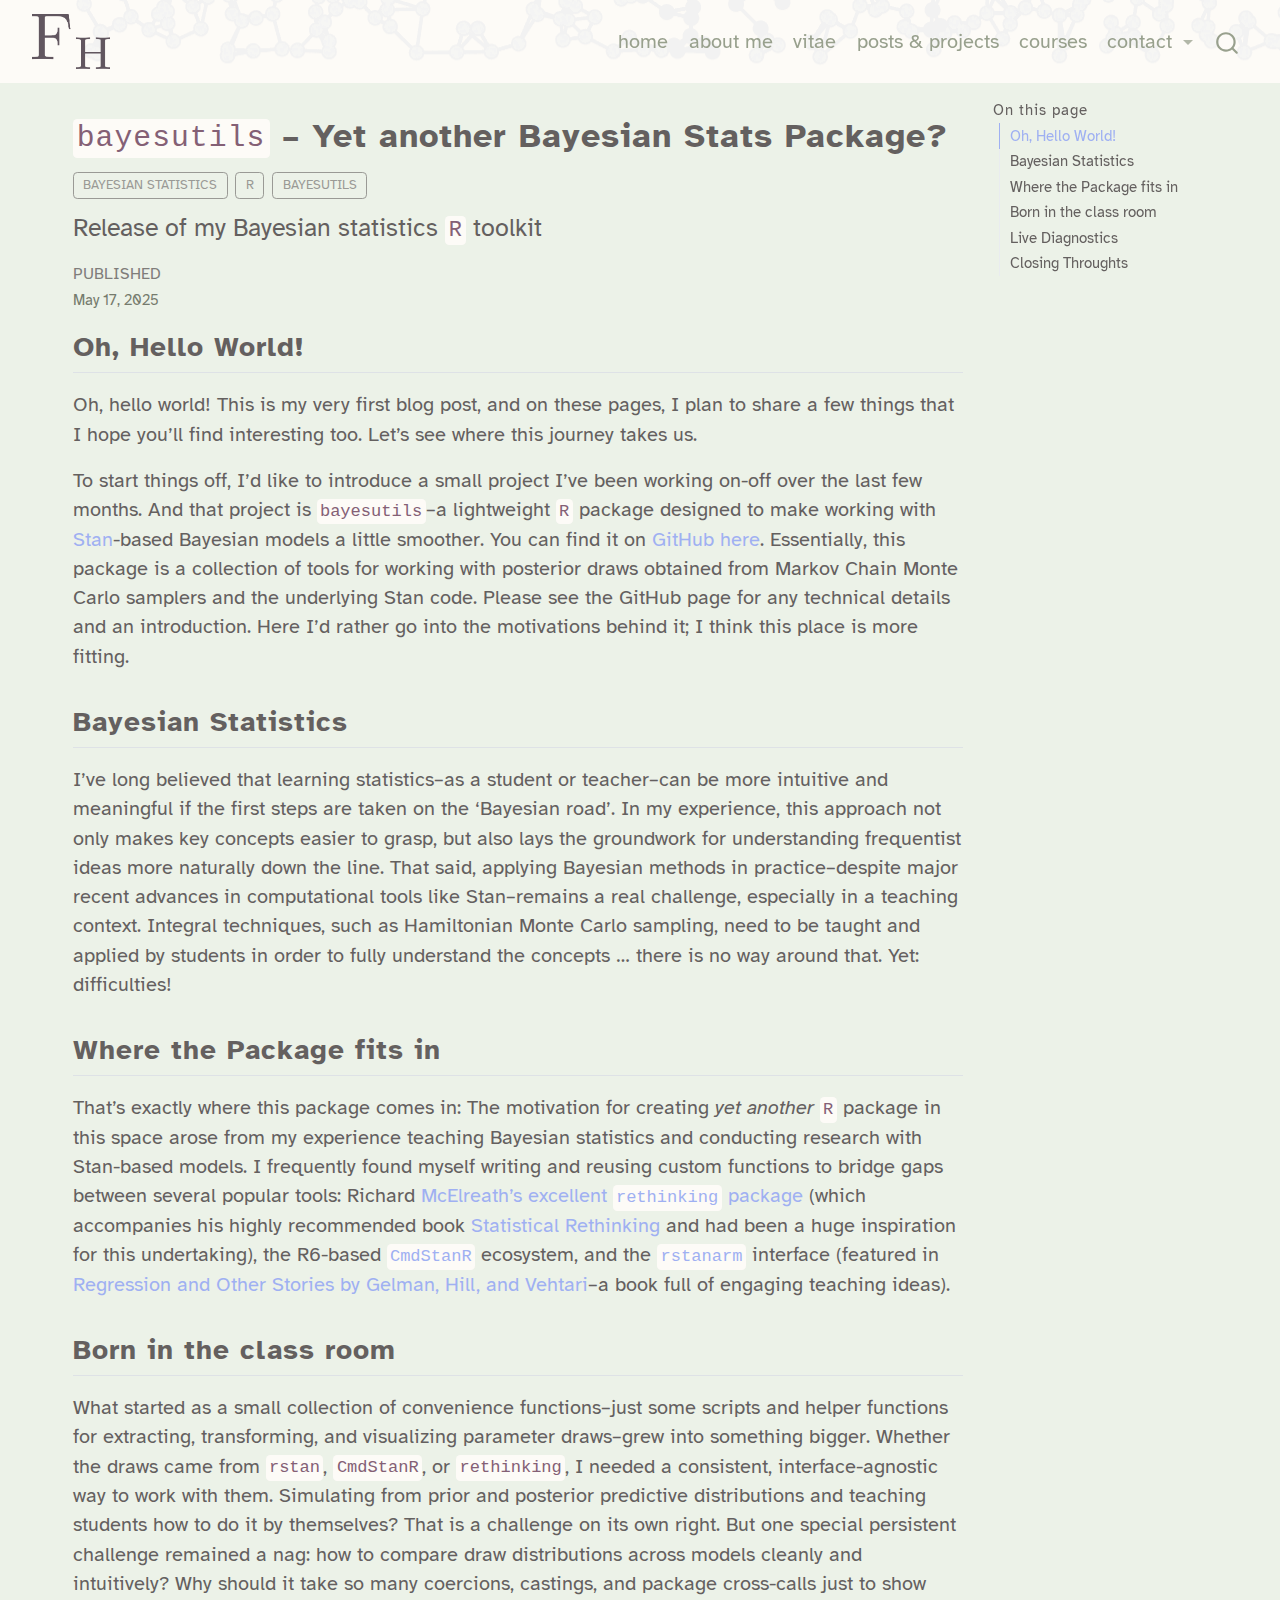
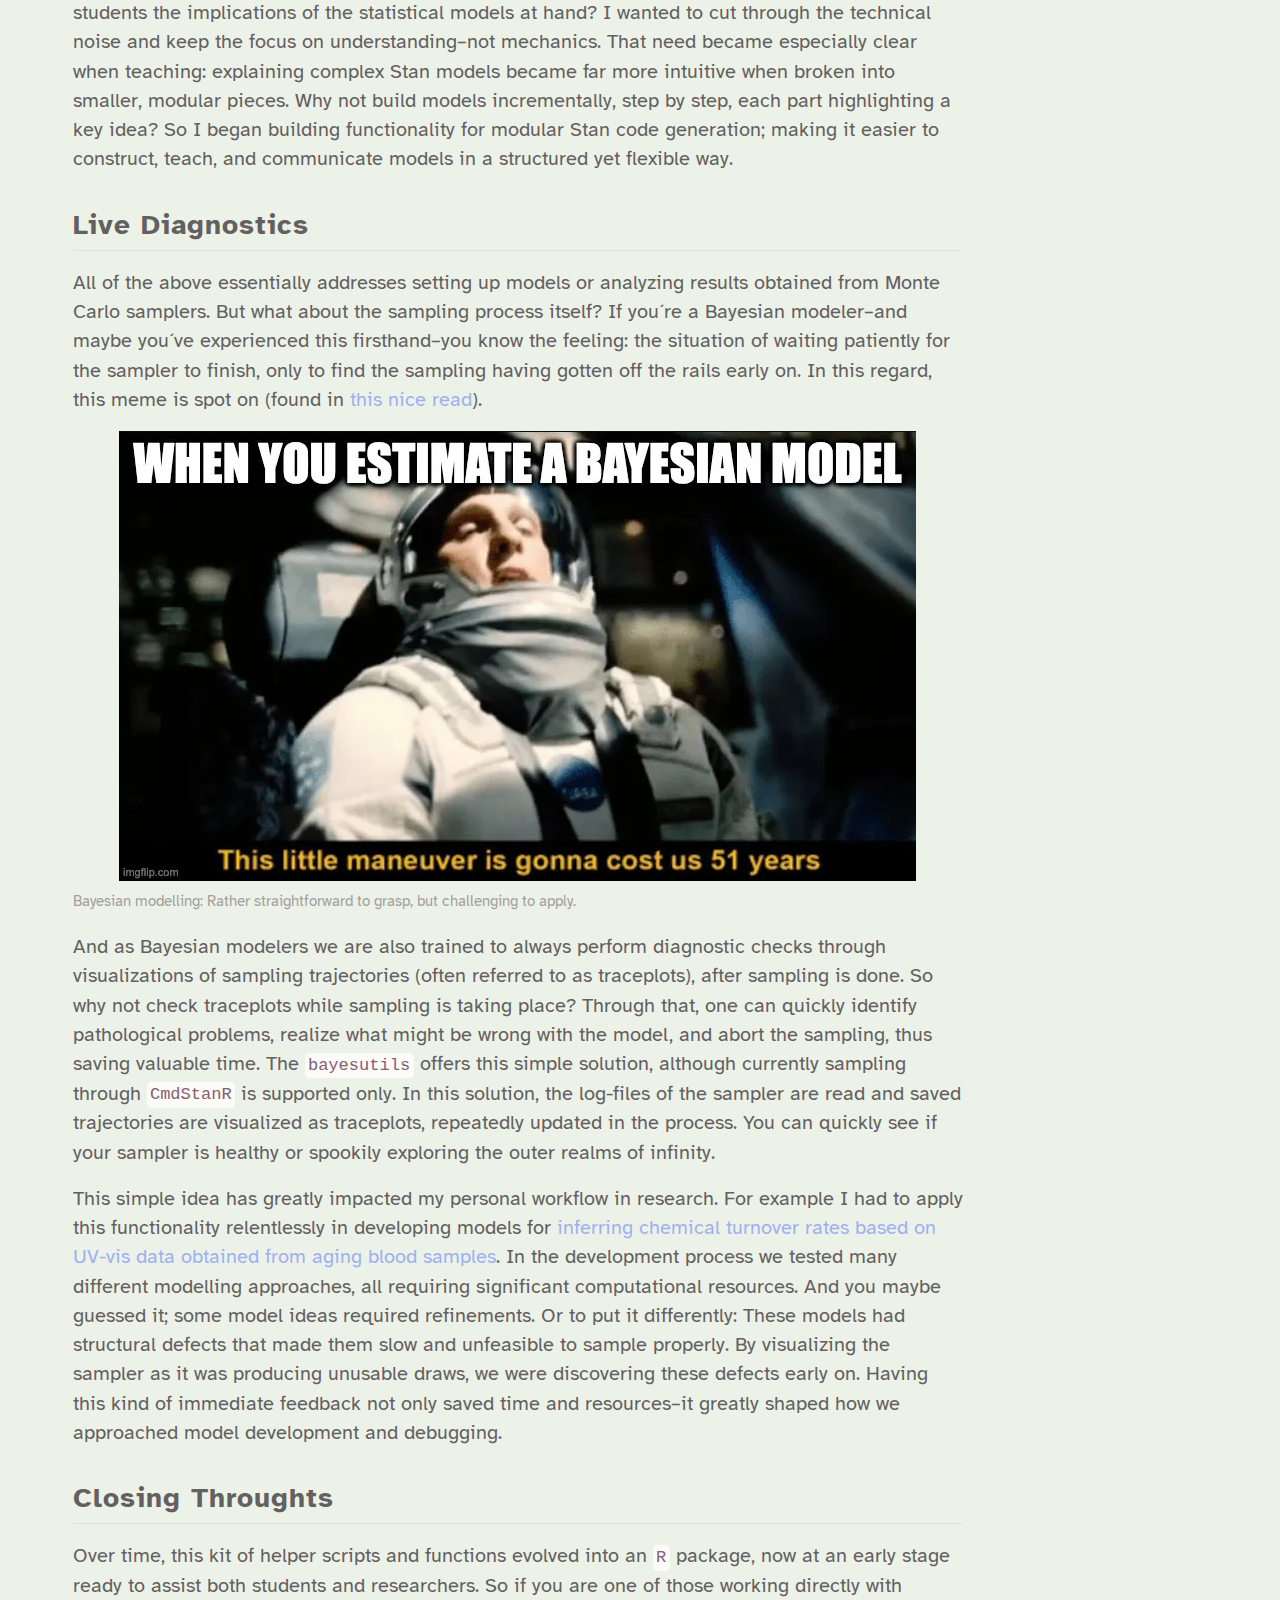
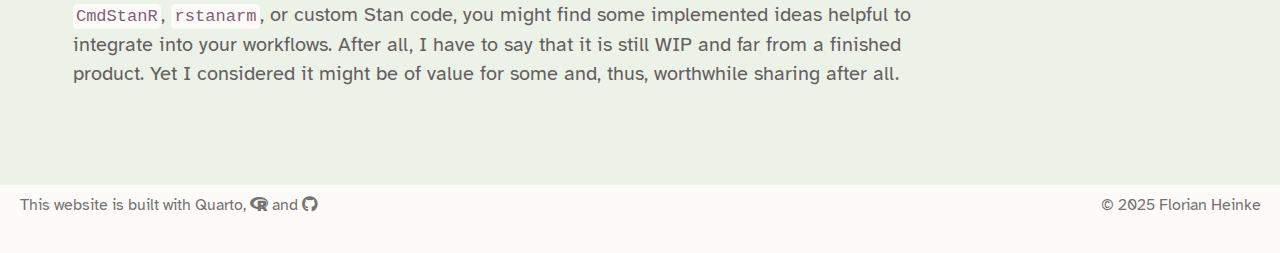
<file: posts/2025-05-17/index.html>
<!DOCTYPE html>
<html xmlns="http://www.w3.org/1999/xhtml" lang="en" xml:lang="en"><head>

<meta charset="utf-8">
<meta name="generator" content="quarto-1.7.32">

<meta name="viewport" content="width=device-width, initial-scale=1.0, user-scalable=yes">

<meta name="dcterms.date" content="2025-05-17">
<meta name="description" content="Release of my Bayesian statistics R toolkit">

<title>bayesutils – Yet another Bayesian Stats Package? – Florian Heinke</title>
<style>
code{white-space: pre-wrap;}
span.smallcaps{font-variant: small-caps;}
div.columns{display: flex; gap: min(4vw, 1.5em);}
div.column{flex: auto; overflow-x: auto;}
div.hanging-indent{margin-left: 1.5em; text-indent: -1.5em;}
ul.task-list{list-style: none;}
ul.task-list li input[type="checkbox"] {
  width: 0.8em;
  margin: 0 0.8em 0.2em -1em; /* quarto-specific, see https://github.com/quarto-dev/quarto-cli/issues/4556 */ 
  vertical-align: middle;
}
</style>


<script src="../../site_libs/quarto-nav/quarto-nav.js"></script>
<script src="../../site_libs/quarto-nav/headroom.min.js"></script>
<script src="../../site_libs/clipboard/clipboard.min.js"></script>
<script src="../../site_libs/quarto-search/autocomplete.umd.js"></script>
<script src="../../site_libs/quarto-search/fuse.min.js"></script>
<script src="../../site_libs/quarto-search/quarto-search.js"></script>
<meta name="quarto:offset" content="../../">
<link href="../../assets/icons/v1.purblack.png" rel="icon" type="image/png">
<script src="../../site_libs/quarto-html/quarto.js" type="module"></script>
<script src="../../site_libs/quarto-html/tabsets/tabsets.js" type="module"></script>
<script src="../../site_libs/quarto-html/popper.min.js"></script>
<script src="../../site_libs/quarto-html/tippy.umd.min.js"></script>
<script src="../../site_libs/quarto-html/anchor.min.js"></script>
<link href="../../site_libs/quarto-html/tippy.css" rel="stylesheet">
<link href="../../site_libs/quarto-html/quarto-syntax-highlighting-37eea08aefeeee20ff55810ff984fec1.css" rel="stylesheet" id="quarto-text-highlighting-styles">
<script src="../../site_libs/bootstrap/bootstrap.min.js"></script>
<link href="../../site_libs/bootstrap/bootstrap-icons.css" rel="stylesheet">
<link href="../../site_libs/bootstrap/bootstrap-b41dd91eb040a60b4bee5014b15de0be.min.css" rel="stylesheet" append-hash="true" id="quarto-bootstrap" data-mode="light">
<link href="../../site_libs/quarto-contrib/fontawesome6-1.2.0/all.min.css" rel="stylesheet">
<link href="../../site_libs/quarto-contrib/fontawesome6-1.2.0/latex-fontsize.css" rel="stylesheet">
<script id="quarto-search-options" type="application/json">{
  "location": "navbar",
  "copy-button": false,
  "collapse-after": 3,
  "panel-placement": "end",
  "type": "overlay",
  "limit": 50,
  "keyboard-shortcut": [
    "f",
    "/",
    "s"
  ],
  "show-item-context": false,
  "language": {
    "search-no-results-text": "No results",
    "search-matching-documents-text": "matching documents",
    "search-copy-link-title": "Copy link to search",
    "search-hide-matches-text": "Hide additional matches",
    "search-more-match-text": "more match in this document",
    "search-more-matches-text": "more matches in this document",
    "search-clear-button-title": "Clear",
    "search-text-placeholder": "",
    "search-detached-cancel-button-title": "Cancel",
    "search-submit-button-title": "Submit",
    "search-label": "Search"
  }
}</script>


<link rel="stylesheet" href="../../fonts.css">
</head>

<body class="nav-fixed quarto-light">

<div id="quarto-search-results"></div>
  <header id="quarto-header" class="headroom fixed-top">
    <nav class="navbar navbar-expand-lg " data-bs-theme="dark">
      <div class="navbar-container container-fluid">
      <div class="navbar-brand-container mx-auto">
    <a href="../../index.html" class="navbar-brand navbar-brand-logo">
    <img src="../../assets/icons/v1.purblack.png" alt="" class="navbar-logo">
    </a>
  </div>
            <div id="quarto-search" class="" title="Search"></div>
          <button class="navbar-toggler" type="button" data-bs-toggle="collapse" data-bs-target="#navbarCollapse" aria-controls="navbarCollapse" role="menu" aria-expanded="false" aria-label="Toggle navigation" onclick="if (window.quartoToggleHeadroom) { window.quartoToggleHeadroom(); }">
  <span class="navbar-toggler-icon"></span>
</button>
          <div class="collapse navbar-collapse" id="navbarCollapse">
            <ul class="navbar-nav navbar-nav-scroll ms-auto">
  <li class="nav-item">
    <a class="nav-link" href="../../index.html"> 
<span class="menu-text">home</span></a>
  </li>  
  <li class="nav-item">
    <a class="nav-link" href="../../about.html"> 
<span class="menu-text">about me</span></a>
  </li>  
  <li class="nav-item">
    <a class="nav-link" href="../../vitae.html"> 
<span class="menu-text">vitae</span></a>
  </li>  
  <li class="nav-item">
    <a class="nav-link" href="../../posts.html"> 
<span class="menu-text">posts &amp; projects</span></a>
  </li>  
  <li class="nav-item">
    <a class="nav-link" href="../../courses.html"> 
<span class="menu-text">courses</span></a>
  </li>  
  <li class="nav-item dropdown ">
    <a class="nav-link dropdown-toggle" href="#" id="nav-menu-contact" role="link" data-bs-toggle="dropdown" aria-expanded="false">
 <span class="menu-text">contact</span>
    </a>
    <ul class="dropdown-menu dropdown-menu-end" aria-labelledby="nav-menu-contact">    
        <li>
    <a class="dropdown-item" href="https://bsky.app/profile/heineconk.bsky.social" target="_blank">
 <span class="dropdown-text"><i class="fa-brands fa-bluesky" aria-label="bluesky"></i> Bluesky</span></a>
  </li>  
        <li>
    <a class="dropdown-item" href="https://www.linkedin.com/in/florian-heinke-709a3b374/" target="_blank"><i class="bi bi-linkedin" role="img">
</i> 
 <span class="dropdown-text">LinkedIn</span></a>
  </li>  
        <li>
    <a class="dropdown-item" href="https://www.xing.com/profile/Florian_Heinke4" target="_blank">
 <span class="dropdown-text"><i class="fa-brands fa-xing" aria-label="xing"></i> Xing</span></a>
  </li>  
        <li>
    <a class="dropdown-item" href="mailto:heinke@hs-mittweida.de"><i class="bi bi-envelope" role="img">
</i> 
 <span class="dropdown-text">email</span></a>
  </li>  
        <li>
    <a class="dropdown-item" href="https://github.com/HeineConK" target="_blank"><i class="bi bi-github" role="img">
</i> 
 <span class="dropdown-text">GitHub</span></a>
  </li>  
    </ul>
  </li>
</ul>
          </div> <!-- /navcollapse -->
            <div class="quarto-navbar-tools">
</div>
      </div> <!-- /container-fluid -->
    </nav>
</header>
<!-- content -->
<div id="quarto-content" class="quarto-container page-columns page-rows-contents page-layout-full page-navbar">
<!-- sidebar -->
<!-- margin-sidebar -->
    <div id="quarto-margin-sidebar" class="sidebar margin-sidebar">
        <nav id="TOC" role="doc-toc" class="toc-active">
    <h2 id="toc-title">On this page</h2>
   
  <ul>
  <li><a href="#oh-hello-world" id="toc-oh-hello-world" class="nav-link active" data-scroll-target="#oh-hello-world">Oh, Hello World!</a></li>
  <li><a href="#bayesian-statistics" id="toc-bayesian-statistics" class="nav-link" data-scroll-target="#bayesian-statistics">Bayesian Statistics</a></li>
  <li><a href="#where-the-package-fits-in" id="toc-where-the-package-fits-in" class="nav-link" data-scroll-target="#where-the-package-fits-in">Where the Package fits in</a></li>
  <li><a href="#born-in-the-class-room" id="toc-born-in-the-class-room" class="nav-link" data-scroll-target="#born-in-the-class-room">Born in the class room</a></li>
  <li><a href="#live-diagnostics" id="toc-live-diagnostics" class="nav-link" data-scroll-target="#live-diagnostics">Live Diagnostics</a></li>
  <li><a href="#closing-throughts" id="toc-closing-throughts" class="nav-link" data-scroll-target="#closing-throughts">Closing Throughts</a></li>
  </ul>
</nav>
    </div>
<!-- main -->
<main class="content column-page-left" id="quarto-document-content">

<header id="title-block-header" class="quarto-title-block default">
<div class="quarto-title">
<h1 class="title"><code>bayesutils</code> – Yet another Bayesian Stats Package?</h1>
  <div class="quarto-categories">
    <div class="quarto-category">bayesian statistics</div>
    <div class="quarto-category">R</div>
    <div class="quarto-category">bayesutils</div>
  </div>
  </div>

<div>
  <div class="description">
    Release of my Bayesian statistics <code>R</code> toolkit
  </div>
</div>


<div class="quarto-title-meta column-page-left">

    
    <div>
    <div class="quarto-title-meta-heading">Published</div>
    <div class="quarto-title-meta-contents">
      <p class="date">May 17, 2025</p>
    </div>
  </div>
  
    
  </div>
  


</header>


<section id="oh-hello-world" class="level2">
<h2 class="anchored" data-anchor-id="oh-hello-world">Oh, Hello World!</h2>
<p>Oh, hello world! This is my very first blog post, and on these pages, I plan to share a few things that I hope you’ll find interesting too. Let’s see where this journey takes us.</p>
<p>To start things off, I’d like to introduce a small project I’ve been working on-off over the last few months. And that project is <code>bayesutils</code>–a lightweight <code>R</code> package designed to make working with <a href="https://mc-stan.org/">Stan</a>-based Bayesian models a little smoother. You can find it on <a href="https://github.com/HeineConK/bayesutils">GitHub here</a>. Essentially, this package is a collection of tools for working with posterior draws obtained from Markov Chain Monte Carlo samplers and the underlying Stan code. Please see the GitHub page for any technical details and an introduction. Here I’d rather go into the motivations behind it; I think this place is more fitting.</p>
</section>
<section id="bayesian-statistics" class="level2">
<h2 class="anchored" data-anchor-id="bayesian-statistics">Bayesian Statistics</h2>
<p>I’ve long believed that learning statistics–as a student or teacher–can be more intuitive and meaningful if the first steps are taken on the ‘Bayesian road’. In my experience, this approach not only makes key concepts easier to grasp, but also lays the groundwork for understanding frequentist ideas more naturally down the line. That said, applying Bayesian methods in practice–despite major recent advances in computational tools like Stan–remains a real challenge, especially in a teaching context. Integral techniques, such as Hamiltonian Monte Carlo sampling, need to be taught and applied by students in order to fully understand the concepts … there is no way around that. Yet: difficulties!</p>
</section>
<section id="where-the-package-fits-in" class="level2">
<h2 class="anchored" data-anchor-id="where-the-package-fits-in">Where the Package fits in</h2>
<p>That’s exactly where this package comes in: The motivation for creating <em>yet another</em> <code>R</code> package in this space arose from my experience teaching Bayesian statistics and conducting research with Stan-based models. I frequently found myself writing and reusing custom functions to bridge gaps between several popular tools: Richard <a href="https://github.com/rmcelreath/rethinking">McElreath’s excellent <code>rethinking</code> package</a> (which accompanies his highly recommended book <a href="https://www.taylorfrancis.com/books/mono/10.1201/9780429029608/statistical-rethinking-richard-mcelreath">Statistical Rethinking</a> and had been a huge inspiration for this undertaking), the R6-based <a href="https://mc-stan.org/cmdstanr/"><code>CmdStanR</code></a> ecosystem, and the <a href="https://mc-stan.org/rstanarm/index.html"><code>rstanarm</code></a> interface (featured in <a href="https://www.cambridge.org/highereducation/books/regression-and-other-stories/DD20DD6C9057118581076E54E40C372C#overview">Regression and Other Stories by Gelman, Hill, and Vehtari</a>–a book full of engaging teaching ideas).</p>
</section>
<section id="born-in-the-class-room" class="level2">
<h2 class="anchored" data-anchor-id="born-in-the-class-room">Born in the class room</h2>
<p>What started as a small collection of convenience functions–just some scripts and helper functions for extracting, transforming, and visualizing parameter draws–grew into something bigger. Whether the draws came from <code>rstan</code>, <code>CmdStanR</code>, or <code>rethinking</code>, I needed a consistent, interface-agnostic way to work with them. Simulating from prior and posterior predictive distributions and teaching students how to do it by themselves? That is a challenge on its own right. But one special persistent challenge remained a nag: how to compare draw distributions across models cleanly and intuitively? Why should it take so many coercions, castings, and package cross-calls just to show students the implications of the statistical models at hand? I wanted to cut through the technical noise and keep the focus on understanding–not mechanics. That need became especially clear when teaching: explaining complex Stan models became far more intuitive when broken into smaller, modular pieces. Why not build models incrementally, step by step, each part highlighting a key idea? So I began building functionality for modular Stan code generation; making it easier to construct, teach, and communicate models in a structured yet flexible way.</p>
</section>
<section id="live-diagnostics" class="level2">
<h2 class="anchored" data-anchor-id="live-diagnostics">Live Diagnostics</h2>
<p>All of the above essentially addresses setting up models or analyzing results obtained from Monte Carlo samplers. But what about the sampling process itself? If you´re a Bayesian modeler–and maybe you´ve experienced this firsthand–you know the feeling: the situation of waiting patiently for the sampler to finish, only to find the sampling having gotten off the rails early on. In this regard, this meme is spot on (found in <a href="https://mindfulmodeler.substack.com/p/bayesian-inference-from-first-principles">this nice read</a>).</p>
<div class="quarto-figure quarto-figure-center">
<figure class="figure">
<p><img src="./media/bayesian-interstellar.webp" class="img-fluid figure-img"></p>
<figcaption><span style="text-align:center;">Bayesian modelling: Rather straightforward to grasp, but challenging to apply.</span></figcaption>
</figure>
</div>
<p>And as Bayesian modelers we are also trained to always perform diagnostic checks through visualizations of sampling trajectories (often referred to as traceplots), after sampling is done. So why not check traceplots while sampling is taking place? Through that, one can quickly identify pathological problems, realize what might be wrong with the model, and abort the sampling, thus saving valuable time. The <code>bayesutils</code> offers this simple solution, although currently sampling through <code>CmdStanR</code> is supported only. In this solution, the log-files of the sampler are read and saved trajectories are visualized as traceplots, repeatedly updated in the process. You can quickly see if your sampler is healthy or spookily exploring the outer realms of infinity.</p>
<p>This simple idea has greatly impacted my personal workflow in research. For example I had to apply this functionality relentlessly in developing models for <a href="https://link.springer.com/article/10.1007/s00194-025-00750-y">inferring chemical turnover rates based on UV-vis data obtained from aging blood samples</a>. In the development process we tested many different modelling approaches, all requiring significant computational resources. And you maybe guessed it; some model ideas required refinements. Or to put it differently: These models had structural defects that made them slow and unfeasible to sample properly. By visualizing the sampler as it was producing unusable draws, we were discovering these defects early on. Having this kind of immediate feedback not only saved time and resources–it greatly shaped how we approached model development and debugging.</p>
</section>
<section id="closing-throughts" class="level2">
<h2 class="anchored" data-anchor-id="closing-throughts">Closing Throughts</h2>
<p>Over time, this kit of helper scripts and functions evolved into an <code>R</code> package, now at an early stage ready to assist both students and researchers. So if you are one of those working directly with <code>CmdStanR</code>, <code>rstanarm</code>, or custom Stan code, you might find some implemented ideas helpful to integrate into your workflows. After all, I have to say that it is still WIP and far from a finished product. Yet I considered it might be of value for some and, thus, worthwhile sharing after all.</p>


</section>

</main> <!-- /main -->
<script id="quarto-html-after-body" type="application/javascript">
  window.document.addEventListener("DOMContentLoaded", function (event) {
    const icon = "";
    const anchorJS = new window.AnchorJS();
    anchorJS.options = {
      placement: 'right',
      icon: icon
    };
    anchorJS.add('.anchored');
    const isCodeAnnotation = (el) => {
      for (const clz of el.classList) {
        if (clz.startsWith('code-annotation-')) {                     
          return true;
        }
      }
      return false;
    }
    const onCopySuccess = function(e) {
      // button target
      const button = e.trigger;
      // don't keep focus
      button.blur();
      // flash "checked"
      button.classList.add('code-copy-button-checked');
      var currentTitle = button.getAttribute("title");
      button.setAttribute("title", "Copied!");
      let tooltip;
      if (window.bootstrap) {
        button.setAttribute("data-bs-toggle", "tooltip");
        button.setAttribute("data-bs-placement", "left");
        button.setAttribute("data-bs-title", "Copied!");
        tooltip = new bootstrap.Tooltip(button, 
          { trigger: "manual", 
            customClass: "code-copy-button-tooltip",
            offset: [0, -8]});
        tooltip.show();    
      }
      setTimeout(function() {
        if (tooltip) {
          tooltip.hide();
          button.removeAttribute("data-bs-title");
          button.removeAttribute("data-bs-toggle");
          button.removeAttribute("data-bs-placement");
        }
        button.setAttribute("title", currentTitle);
        button.classList.remove('code-copy-button-checked');
      }, 1000);
      // clear code selection
      e.clearSelection();
    }
    const getTextToCopy = function(trigger) {
        const codeEl = trigger.previousElementSibling.cloneNode(true);
        for (const childEl of codeEl.children) {
          if (isCodeAnnotation(childEl)) {
            childEl.remove();
          }
        }
        return codeEl.innerText;
    }
    const clipboard = new window.ClipboardJS('.code-copy-button:not([data-in-quarto-modal])', {
      text: getTextToCopy
    });
    clipboard.on('success', onCopySuccess);
    if (window.document.getElementById('quarto-embedded-source-code-modal')) {
      const clipboardModal = new window.ClipboardJS('.code-copy-button[data-in-quarto-modal]', {
        text: getTextToCopy,
        container: window.document.getElementById('quarto-embedded-source-code-modal')
      });
      clipboardModal.on('success', onCopySuccess);
    }
      var localhostRegex = new RegExp(/^(?:http|https):\/\/localhost\:?[0-9]*\//);
      var mailtoRegex = new RegExp(/^mailto:/);
        var filterRegex = new RegExp("https:\/\/heineconk\.github\.io\/");
      var isInternal = (href) => {
          return filterRegex.test(href) || localhostRegex.test(href) || mailtoRegex.test(href);
      }
      // Inspect non-navigation links and adorn them if external
     var links = window.document.querySelectorAll('a[href]:not(.nav-link):not(.navbar-brand):not(.toc-action):not(.sidebar-link):not(.sidebar-item-toggle):not(.pagination-link):not(.no-external):not([aria-hidden]):not(.dropdown-item):not(.quarto-navigation-tool):not(.about-link)');
      for (var i=0; i<links.length; i++) {
        const link = links[i];
        if (!isInternal(link.href)) {
          // undo the damage that might have been done by quarto-nav.js in the case of
          // links that we want to consider external
          if (link.dataset.originalHref !== undefined) {
            link.href = link.dataset.originalHref;
          }
        }
      }
    function tippyHover(el, contentFn, onTriggerFn, onUntriggerFn) {
      const config = {
        allowHTML: true,
        maxWidth: 500,
        delay: 100,
        arrow: false,
        appendTo: function(el) {
            return el.parentElement;
        },
        interactive: true,
        interactiveBorder: 10,
        theme: 'quarto',
        placement: 'bottom-start',
      };
      if (contentFn) {
        config.content = contentFn;
      }
      if (onTriggerFn) {
        config.onTrigger = onTriggerFn;
      }
      if (onUntriggerFn) {
        config.onUntrigger = onUntriggerFn;
      }
      window.tippy(el, config); 
    }
    const noterefs = window.document.querySelectorAll('a[role="doc-noteref"]');
    for (var i=0; i<noterefs.length; i++) {
      const ref = noterefs[i];
      tippyHover(ref, function() {
        // use id or data attribute instead here
        let href = ref.getAttribute('data-footnote-href') || ref.getAttribute('href');
        try { href = new URL(href).hash; } catch {}
        const id = href.replace(/^#\/?/, "");
        const note = window.document.getElementById(id);
        if (note) {
          return note.innerHTML;
        } else {
          return "";
        }
      });
    }
    const xrefs = window.document.querySelectorAll('a.quarto-xref');
    const processXRef = (id, note) => {
      // Strip column container classes
      const stripColumnClz = (el) => {
        el.classList.remove("page-full", "page-columns");
        if (el.children) {
          for (const child of el.children) {
            stripColumnClz(child);
          }
        }
      }
      stripColumnClz(note)
      if (id === null || id.startsWith('sec-')) {
        // Special case sections, only their first couple elements
        const container = document.createElement("div");
        if (note.children && note.children.length > 2) {
          container.appendChild(note.children[0].cloneNode(true));
          for (let i = 1; i < note.children.length; i++) {
            const child = note.children[i];
            if (child.tagName === "P" && child.innerText === "") {
              continue;
            } else {
              container.appendChild(child.cloneNode(true));
              break;
            }
          }
          if (window.Quarto?.typesetMath) {
            window.Quarto.typesetMath(container);
          }
          return container.innerHTML
        } else {
          if (window.Quarto?.typesetMath) {
            window.Quarto.typesetMath(note);
          }
          return note.innerHTML;
        }
      } else {
        // Remove any anchor links if they are present
        const anchorLink = note.querySelector('a.anchorjs-link');
        if (anchorLink) {
          anchorLink.remove();
        }
        if (window.Quarto?.typesetMath) {
          window.Quarto.typesetMath(note);
        }
        if (note.classList.contains("callout")) {
          return note.outerHTML;
        } else {
          return note.innerHTML;
        }
      }
    }
    for (var i=0; i<xrefs.length; i++) {
      const xref = xrefs[i];
      tippyHover(xref, undefined, function(instance) {
        instance.disable();
        let url = xref.getAttribute('href');
        let hash = undefined; 
        if (url.startsWith('#')) {
          hash = url;
        } else {
          try { hash = new URL(url).hash; } catch {}
        }
        if (hash) {
          const id = hash.replace(/^#\/?/, "");
          const note = window.document.getElementById(id);
          if (note !== null) {
            try {
              const html = processXRef(id, note.cloneNode(true));
              instance.setContent(html);
            } finally {
              instance.enable();
              instance.show();
            }
          } else {
            // See if we can fetch this
            fetch(url.split('#')[0])
            .then(res => res.text())
            .then(html => {
              const parser = new DOMParser();
              const htmlDoc = parser.parseFromString(html, "text/html");
              const note = htmlDoc.getElementById(id);
              if (note !== null) {
                const html = processXRef(id, note);
                instance.setContent(html);
              } 
            }).finally(() => {
              instance.enable();
              instance.show();
            });
          }
        } else {
          // See if we can fetch a full url (with no hash to target)
          // This is a special case and we should probably do some content thinning / targeting
          fetch(url)
          .then(res => res.text())
          .then(html => {
            const parser = new DOMParser();
            const htmlDoc = parser.parseFromString(html, "text/html");
            const note = htmlDoc.querySelector('main.content');
            if (note !== null) {
              // This should only happen for chapter cross references
              // (since there is no id in the URL)
              // remove the first header
              if (note.children.length > 0 && note.children[0].tagName === "HEADER") {
                note.children[0].remove();
              }
              const html = processXRef(null, note);
              instance.setContent(html);
            } 
          }).finally(() => {
            instance.enable();
            instance.show();
          });
        }
      }, function(instance) {
      });
    }
        let selectedAnnoteEl;
        const selectorForAnnotation = ( cell, annotation) => {
          let cellAttr = 'data-code-cell="' + cell + '"';
          let lineAttr = 'data-code-annotation="' +  annotation + '"';
          const selector = 'span[' + cellAttr + '][' + lineAttr + ']';
          return selector;
        }
        const selectCodeLines = (annoteEl) => {
          const doc = window.document;
          const targetCell = annoteEl.getAttribute("data-target-cell");
          const targetAnnotation = annoteEl.getAttribute("data-target-annotation");
          const annoteSpan = window.document.querySelector(selectorForAnnotation(targetCell, targetAnnotation));
          const lines = annoteSpan.getAttribute("data-code-lines").split(",");
          const lineIds = lines.map((line) => {
            return targetCell + "-" + line;
          })
          let top = null;
          let height = null;
          let parent = null;
          if (lineIds.length > 0) {
              //compute the position of the single el (top and bottom and make a div)
              const el = window.document.getElementById(lineIds[0]);
              top = el.offsetTop;
              height = el.offsetHeight;
              parent = el.parentElement.parentElement;
            if (lineIds.length > 1) {
              const lastEl = window.document.getElementById(lineIds[lineIds.length - 1]);
              const bottom = lastEl.offsetTop + lastEl.offsetHeight;
              height = bottom - top;
            }
            if (top !== null && height !== null && parent !== null) {
              // cook up a div (if necessary) and position it 
              let div = window.document.getElementById("code-annotation-line-highlight");
              if (div === null) {
                div = window.document.createElement("div");
                div.setAttribute("id", "code-annotation-line-highlight");
                div.style.position = 'absolute';
                parent.appendChild(div);
              }
              div.style.top = top - 2 + "px";
              div.style.height = height + 4 + "px";
              div.style.left = 0;
              let gutterDiv = window.document.getElementById("code-annotation-line-highlight-gutter");
              if (gutterDiv === null) {
                gutterDiv = window.document.createElement("div");
                gutterDiv.setAttribute("id", "code-annotation-line-highlight-gutter");
                gutterDiv.style.position = 'absolute';
                const codeCell = window.document.getElementById(targetCell);
                const gutter = codeCell.querySelector('.code-annotation-gutter');
                gutter.appendChild(gutterDiv);
              }
              gutterDiv.style.top = top - 2 + "px";
              gutterDiv.style.height = height + 4 + "px";
            }
            selectedAnnoteEl = annoteEl;
          }
        };
        const unselectCodeLines = () => {
          const elementsIds = ["code-annotation-line-highlight", "code-annotation-line-highlight-gutter"];
          elementsIds.forEach((elId) => {
            const div = window.document.getElementById(elId);
            if (div) {
              div.remove();
            }
          });
          selectedAnnoteEl = undefined;
        };
          // Handle positioning of the toggle
      window.addEventListener(
        "resize",
        throttle(() => {
          elRect = undefined;
          if (selectedAnnoteEl) {
            selectCodeLines(selectedAnnoteEl);
          }
        }, 10)
      );
      function throttle(fn, ms) {
      let throttle = false;
      let timer;
        return (...args) => {
          if(!throttle) { // first call gets through
              fn.apply(this, args);
              throttle = true;
          } else { // all the others get throttled
              if(timer) clearTimeout(timer); // cancel #2
              timer = setTimeout(() => {
                fn.apply(this, args);
                timer = throttle = false;
              }, ms);
          }
        };
      }
        // Attach click handler to the DT
        const annoteDls = window.document.querySelectorAll('dt[data-target-cell]');
        for (const annoteDlNode of annoteDls) {
          annoteDlNode.addEventListener('click', (event) => {
            const clickedEl = event.target;
            if (clickedEl !== selectedAnnoteEl) {
              unselectCodeLines();
              const activeEl = window.document.querySelector('dt[data-target-cell].code-annotation-active');
              if (activeEl) {
                activeEl.classList.remove('code-annotation-active');
              }
              selectCodeLines(clickedEl);
              clickedEl.classList.add('code-annotation-active');
            } else {
              // Unselect the line
              unselectCodeLines();
              clickedEl.classList.remove('code-annotation-active');
            }
          });
        }
    const findCites = (el) => {
      const parentEl = el.parentElement;
      if (parentEl) {
        const cites = parentEl.dataset.cites;
        if (cites) {
          return {
            el,
            cites: cites.split(' ')
          };
        } else {
          return findCites(el.parentElement)
        }
      } else {
        return undefined;
      }
    };
    var bibliorefs = window.document.querySelectorAll('a[role="doc-biblioref"]');
    for (var i=0; i<bibliorefs.length; i++) {
      const ref = bibliorefs[i];
      const citeInfo = findCites(ref);
      if (citeInfo) {
        tippyHover(citeInfo.el, function() {
          var popup = window.document.createElement('div');
          citeInfo.cites.forEach(function(cite) {
            var citeDiv = window.document.createElement('div');
            citeDiv.classList.add('hanging-indent');
            citeDiv.classList.add('csl-entry');
            var biblioDiv = window.document.getElementById('ref-' + cite);
            if (biblioDiv) {
              citeDiv.innerHTML = biblioDiv.innerHTML;
            }
            popup.appendChild(citeDiv);
          });
          return popup.innerHTML;
        });
      }
    }
  });
  </script>
</div> <!-- /content -->
<footer class="footer">
  <div class="nav-footer">
    <div class="nav-footer-left">
<p>This website is built with <a href="https://quarto.org/" target="_blank">Quarto</a>, <a href="https://www.r-project.org/about.html" target="_blank"><i class="fa-brands fa-r-project" title="R Project" aria-label="r-project"></i></a> and <a href="https://github.com" target="_blank"><i class="fa-brands fa-github" title="GitHub octocat logo" aria-label="github"></i></a></p>
</div>   
    <div class="nav-footer-center">
      &nbsp;
    </div>
    <div class="nav-footer-right">
<p>© 2025 Florian Heinke</p>
</div>
  </div>
</footer>




</body></html>
</file>
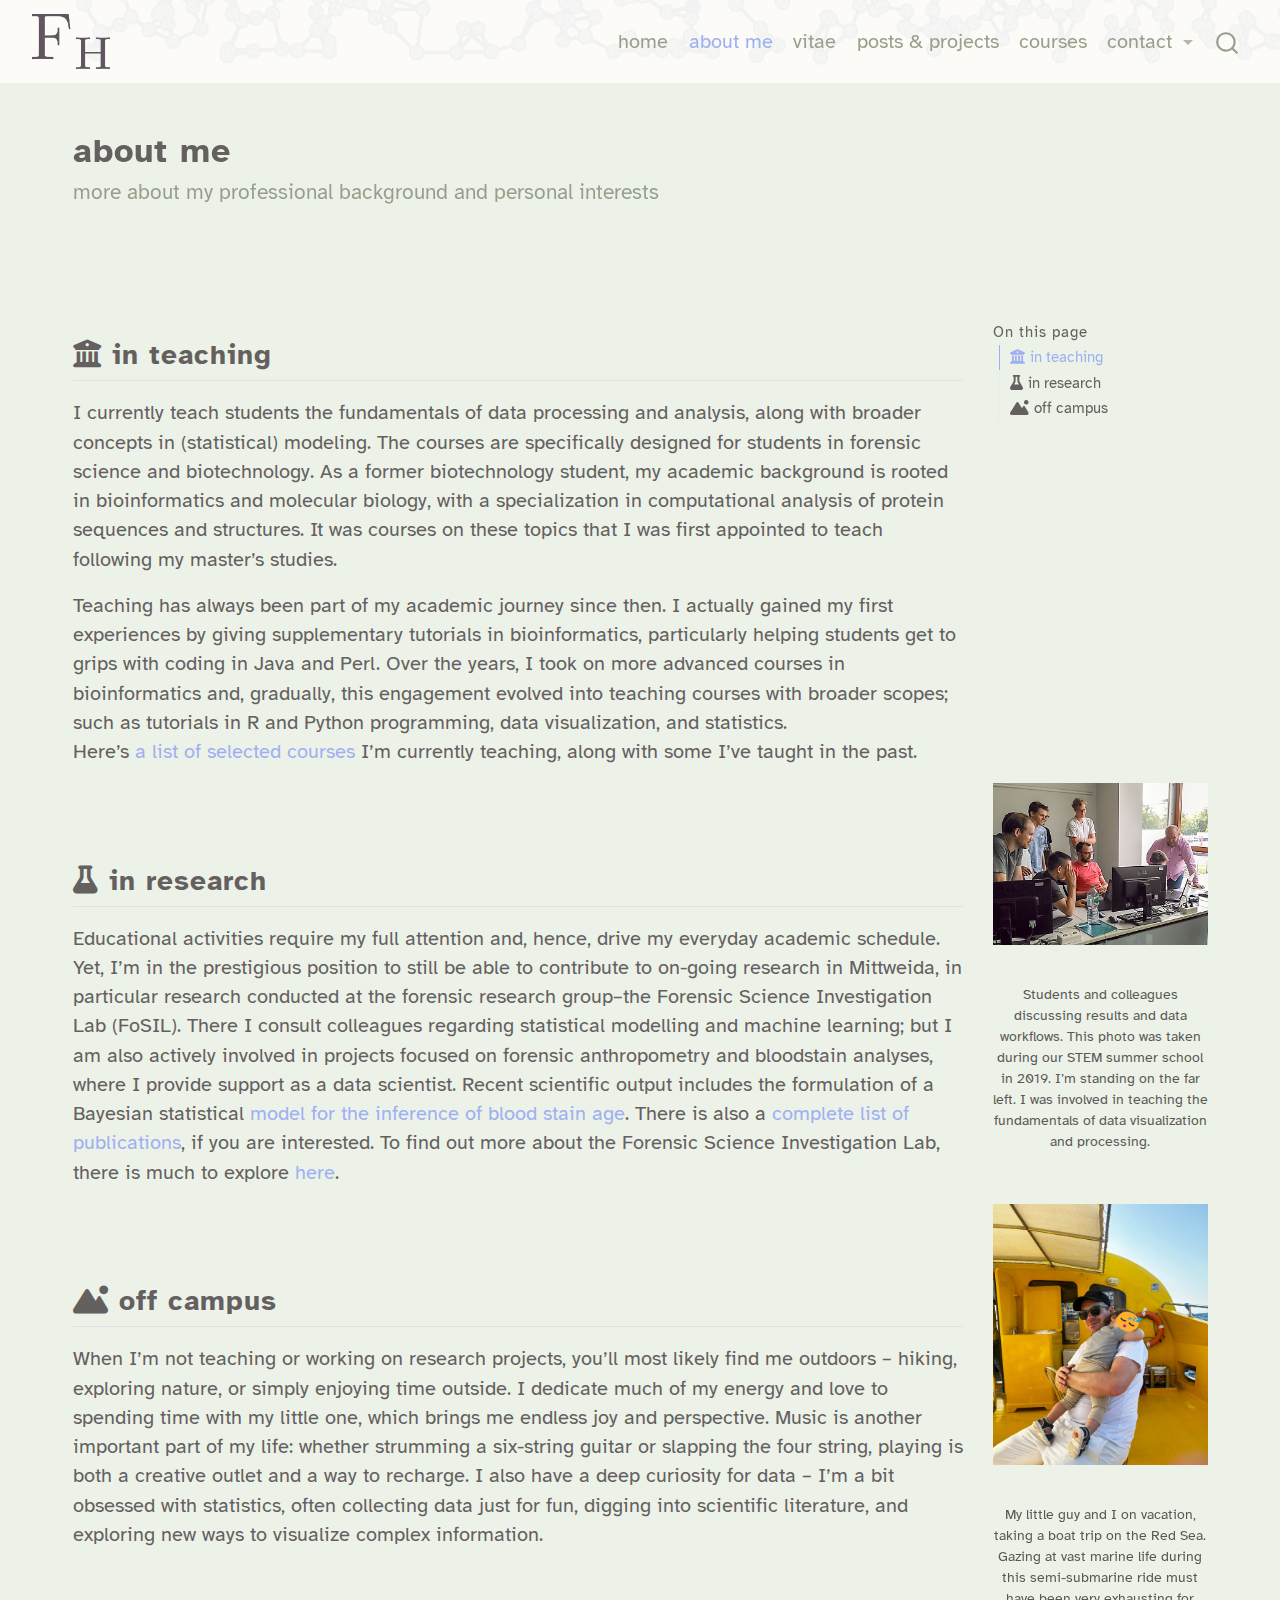
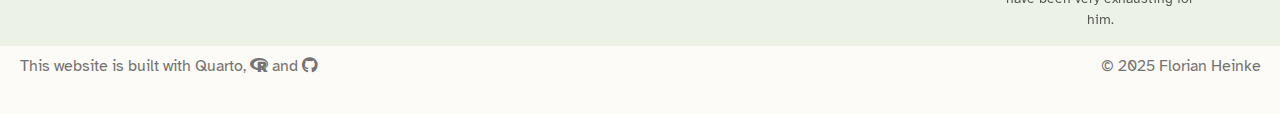
<file: about.html>
<!DOCTYPE html>
<html xmlns="http://www.w3.org/1999/xhtml" lang="en" xml:lang="en"><head>

<meta charset="utf-8">
<meta name="generator" content="quarto-1.7.32">

<meta name="viewport" content="width=device-width, initial-scale=1.0, user-scalable=yes">


<title>about me – Florian Heinke</title>
<style>
code{white-space: pre-wrap;}
span.smallcaps{font-variant: small-caps;}
div.columns{display: flex; gap: min(4vw, 1.5em);}
div.column{flex: auto; overflow-x: auto;}
div.hanging-indent{margin-left: 1.5em; text-indent: -1.5em;}
ul.task-list{list-style: none;}
ul.task-list li input[type="checkbox"] {
  width: 0.8em;
  margin: 0 0.8em 0.2em -1em; /* quarto-specific, see https://github.com/quarto-dev/quarto-cli/issues/4556 */ 
  vertical-align: middle;
}
</style>


<script src="site_libs/quarto-nav/quarto-nav.js"></script>
<script src="site_libs/quarto-nav/headroom.min.js"></script>
<script src="site_libs/clipboard/clipboard.min.js"></script>
<script src="site_libs/quarto-search/autocomplete.umd.js"></script>
<script src="site_libs/quarto-search/fuse.min.js"></script>
<script src="site_libs/quarto-search/quarto-search.js"></script>
<meta name="quarto:offset" content="./">
<link href="./assets/icons/v1.purblack.png" rel="icon" type="image/png">
<script src="site_libs/quarto-html/quarto.js" type="module"></script>
<script src="site_libs/quarto-html/tabsets/tabsets.js" type="module"></script>
<script src="site_libs/quarto-html/popper.min.js"></script>
<script src="site_libs/quarto-html/tippy.umd.min.js"></script>
<script src="site_libs/quarto-html/anchor.min.js"></script>
<link href="site_libs/quarto-html/tippy.css" rel="stylesheet">
<link href="site_libs/quarto-html/quarto-syntax-highlighting-37eea08aefeeee20ff55810ff984fec1.css" rel="stylesheet" id="quarto-text-highlighting-styles">
<script src="site_libs/bootstrap/bootstrap.min.js"></script>
<link href="site_libs/bootstrap/bootstrap-icons.css" rel="stylesheet">
<link href="site_libs/bootstrap/bootstrap-b41dd91eb040a60b4bee5014b15de0be.min.css" rel="stylesheet" append-hash="true" id="quarto-bootstrap" data-mode="light">
<link href="site_libs/quarto-contrib/fontawesome6-1.2.0/all.min.css" rel="stylesheet">
<link href="site_libs/quarto-contrib/fontawesome6-1.2.0/latex-fontsize.css" rel="stylesheet">
<script id="quarto-search-options" type="application/json">{
  "location": "navbar",
  "copy-button": false,
  "collapse-after": 3,
  "panel-placement": "end",
  "type": "overlay",
  "limit": 50,
  "keyboard-shortcut": [
    "f",
    "/",
    "s"
  ],
  "show-item-context": false,
  "language": {
    "search-no-results-text": "No results",
    "search-matching-documents-text": "matching documents",
    "search-copy-link-title": "Copy link to search",
    "search-hide-matches-text": "Hide additional matches",
    "search-more-match-text": "more match in this document",
    "search-more-matches-text": "more matches in this document",
    "search-clear-button-title": "Clear",
    "search-text-placeholder": "",
    "search-detached-cancel-button-title": "Cancel",
    "search-submit-button-title": "Submit",
    "search-label": "Search"
  }
}</script>


<link rel="stylesheet" href="fonts.css">
</head>

<body class="nav-fixed quarto-light">

<div id="quarto-search-results"></div>
  <header id="quarto-header" class="headroom fixed-top quarto-banner">
    <nav class="navbar navbar-expand-lg " data-bs-theme="dark">
      <div class="navbar-container container-fluid">
      <div class="navbar-brand-container mx-auto">
    <a href="./index.html" class="navbar-brand navbar-brand-logo">
    <img src="./assets/icons/v1.purblack.png" alt="" class="navbar-logo">
    </a>
  </div>
            <div id="quarto-search" class="" title="Search"></div>
          <button class="navbar-toggler" type="button" data-bs-toggle="collapse" data-bs-target="#navbarCollapse" aria-controls="navbarCollapse" role="menu" aria-expanded="false" aria-label="Toggle navigation" onclick="if (window.quartoToggleHeadroom) { window.quartoToggleHeadroom(); }">
  <span class="navbar-toggler-icon"></span>
</button>
          <div class="collapse navbar-collapse" id="navbarCollapse">
            <ul class="navbar-nav navbar-nav-scroll ms-auto">
  <li class="nav-item">
    <a class="nav-link" href="./index.html"> 
<span class="menu-text">home</span></a>
  </li>  
  <li class="nav-item">
    <a class="nav-link active" href="./about.html" aria-current="page"> 
<span class="menu-text">about me</span></a>
  </li>  
  <li class="nav-item">
    <a class="nav-link" href="./vitae.html"> 
<span class="menu-text">vitae</span></a>
  </li>  
  <li class="nav-item">
    <a class="nav-link" href="./posts.html"> 
<span class="menu-text">posts &amp; projects</span></a>
  </li>  
  <li class="nav-item">
    <a class="nav-link" href="./courses.html"> 
<span class="menu-text">courses</span></a>
  </li>  
  <li class="nav-item dropdown ">
    <a class="nav-link dropdown-toggle" href="#" id="nav-menu-contact" role="link" data-bs-toggle="dropdown" aria-expanded="false">
 <span class="menu-text">contact</span>
    </a>
    <ul class="dropdown-menu dropdown-menu-end" aria-labelledby="nav-menu-contact">    
        <li>
    <a class="dropdown-item" href="https://bsky.app/profile/heineconk.bsky.social" target="_blank">
 <span class="dropdown-text"><i class="fa-brands fa-bluesky" aria-label="bluesky"></i> Bluesky</span></a>
  </li>  
        <li>
    <a class="dropdown-item" href="https://www.linkedin.com/in/florian-heinke-709a3b374/" target="_blank"><i class="bi bi-linkedin" role="img">
</i> 
 <span class="dropdown-text">LinkedIn</span></a>
  </li>  
        <li>
    <a class="dropdown-item" href="https://www.xing.com/profile/Florian_Heinke4" target="_blank">
 <span class="dropdown-text"><i class="fa-brands fa-xing" aria-label="xing"></i> Xing</span></a>
  </li>  
        <li>
    <a class="dropdown-item" href="mailto:heinke@hs-mittweida.de"><i class="bi bi-envelope" role="img">
</i> 
 <span class="dropdown-text">email</span></a>
  </li>  
        <li>
    <a class="dropdown-item" href="https://github.com/HeineConK" target="_blank"><i class="bi bi-github" role="img">
</i> 
 <span class="dropdown-text">GitHub</span></a>
  </li>  
    </ul>
  </li>
</ul>
          </div> <!-- /navcollapse -->
            <div class="quarto-navbar-tools">
</div>
      </div> <!-- /container-fluid -->
    </nav>
</header>
<!-- content -->
<header id="title-block-header" class="quarto-title-block default page-columns page-full">
  <div class="quarto-title-banner page-columns page-full">
    <div class="quarto-title column-page-left">
      <h1 class="title">about me</h1>
            <p class="subtitle lead">more about my professional background and personal interests</p>
                      </div>
  </div>
    
  
  <div class="quarto-title-meta column-page-left">

      
    
      
    </div>
    
  
  </header><div id="quarto-content" class="quarto-container page-columns page-rows-contents page-layout-full page-navbar">
<!-- sidebar -->
<!-- margin-sidebar -->
    <div id="quarto-margin-sidebar" class="sidebar margin-sidebar">
        <nav id="TOC" role="doc-toc" class="toc-active">
    <h2 id="toc-title">On this page</h2>
   
  <ul>
  <li><a href="#in-teaching" id="toc-in-teaching" class="nav-link active" data-scroll-target="#in-teaching"><i class="fa-solid fa-building-columns" title="A schematic depiction of a university building" aria-label="building-columns"></i> in teaching</a></li>
  <li><a href="#in-research" id="toc-in-research" class="nav-link" data-scroll-target="#in-research"><i class="fa-solid fa-flask" title="Icon of an Erlenmeyer flask" aria-label="flask"></i> in research</a></li>
  <li><a href="#off-campus" id="toc-off-campus" class="nav-link" data-scroll-target="#off-campus"><i class="fa-solid fa-mountain-sun" aria-label="mountain-sun"></i> off campus</a></li>
  </ul>
</nav>
    </div>
<!-- main -->
<main class="content quarto-banner-title-block page-columns page-full column-page-left" id="quarto-document-content">





<section id="in-teaching" class="level2 page-columns page-full">
<h2 class="anchored" data-anchor-id="in-teaching"><i class="fa-solid fa-building-columns" title="A schematic depiction of a university building" aria-label="building-columns"></i> in teaching</h2>
<p>I currently teach students the fundamentals of data processing and analysis, along with broader concepts in (statistical) modeling. The courses are specifically designed for students in forensic science and biotechnology. As a former biotechnology student, my academic background is rooted in bioinformatics and molecular biology, with a specialization in computational analysis of protein sequences and structures. It was courses on these topics that I was first appointed to teach following my master’s studies.<br>
</p>
<p>Teaching has always been part of my academic journey since then. I actually gained my first experiences by giving supplementary tutorials in bioinformatics, particularly helping students get to grips with coding in Java and Perl. Over the years, I took on more advanced courses in bioinformatics and, gradually, this engagement evolved into teaching courses with broader scopes; such as tutorials in R and Python programming, data visualization, and statistics.<br>
Here’s <a href="./courses.html">a list of selected courses</a> I’m currently teaching, along with some I’ve taught in the past.</p>
<p><br></p>

<div class="no-row-height column-margin column-container"><div class="">
<div class="cell">
<div class="cell-output-display">
<div>
<figure class="figure">
<p><img src="images/misc/sumschool2019.jpg" class="img-fluid figure-img" alt="Students and educators looking at a laptop screen. Some are sitting at the computer desk, some are standing. The group looks excited and happy about the results one of the students has achieved."></p>
</figure>
</div>
</div>
</div>
<div class="center-text extra-small-text dark-gray-text topbr">
<p>Students and colleagues discussing results and data workflows. This photo was taken during our STEM summer school in 2019. I’m standing on the far left. I was involved in teaching the fundamentals of data visualization and processing.</p>
</div>
</div></div></section>
<section id="in-research" class="level2 page-columns page-full">
<h2 class="anchored" data-anchor-id="in-research"><i class="fa-solid fa-flask" title="Icon of an Erlenmeyer flask" aria-label="flask"></i> in research</h2>
<p>Educational activities require my full attention and, hence, drive my everyday academic schedule. Yet, I’m in the prestigious position to still be able to contribute to on-going research in Mittweida, in particular research conducted at the forensic research group–the Forensic Science Investigation Lab (FoSIL). There I consult colleagues regarding statistical modelling and machine learning; but I am also actively involved in projects focused on forensic anthropometry and bloodstain analyses, where I provide support as a data scientist. Recent scientific output includes the formulation of a Bayesian statistical <a href="https://link.springer.com/article/10.1007/s00194-025-00750-y">model for the inference of blood stain age</a>. There is also a <a href="./misc/LOP.pdf">complete list of publications</a>, if you are interested. To find out more about the Forensic Science Investigation Lab, there is much to explore <a href="https://forensik.hs-mittweida.de/en/">here</a>.</p>
<p><br></p>
<!-- ##  vitae -->

<div class="no-row-height column-margin column-container"><div class="">
<div class="cell">
<div class="cell-output-display">
<div>
<figure class="figure">
<p><img src="images/misc/egypt-asleep.png" class="img-fluid figure-img" alt="."></p>
</figure>
</div>
</div>
</div>
<div class="center-text extra-small-text dark-gray-text topbr">
<p>My little guy and I on vacation, taking a boat trip on the Red Sea. Gazing at vast marine life during this semi-submarine ride must have been very exhausting for him.</p>
</div>
</div></div></section>
<section id="off-campus" class="level2">
<h2 class="anchored" data-anchor-id="off-campus"><i class="fa-solid fa-mountain-sun" aria-label="mountain-sun"></i> off campus</h2>
<p>When I’m not teaching or working on research projects, you’ll most likely find me outdoors – hiking, exploring nature, or simply enjoying time outside. I dedicate much of my energy and love to spending time with my little one, which brings me endless joy and perspective. Music is another important part of my life: whether strumming a six-string guitar or slapping the four string, playing is both a creative outlet and a way to recharge. I also have a deep curiosity for data – I’m a bit obsessed with statistics, often collecting data just for fun, digging into scientific literature, and exploring new ways to visualize complex information.</p>
<!-- This enthusiasm can lead to unforeseen outcomes: for example, I’m currently enjoying Sir David Spiegelhalter’s *The Art of Uncertainty* as recreational reading, and his thoughts on short-term clusters of plane accidents ended up directly inspiring a home assignment on generalized linear Poisson modeling. -->


</section>

</main> <!-- /main -->
<script id="quarto-html-after-body" type="application/javascript">
  window.document.addEventListener("DOMContentLoaded", function (event) {
    const icon = "";
    const anchorJS = new window.AnchorJS();
    anchorJS.options = {
      placement: 'right',
      icon: icon
    };
    anchorJS.add('.anchored');
    const isCodeAnnotation = (el) => {
      for (const clz of el.classList) {
        if (clz.startsWith('code-annotation-')) {                     
          return true;
        }
      }
      return false;
    }
    const onCopySuccess = function(e) {
      // button target
      const button = e.trigger;
      // don't keep focus
      button.blur();
      // flash "checked"
      button.classList.add('code-copy-button-checked');
      var currentTitle = button.getAttribute("title");
      button.setAttribute("title", "Copied!");
      let tooltip;
      if (window.bootstrap) {
        button.setAttribute("data-bs-toggle", "tooltip");
        button.setAttribute("data-bs-placement", "left");
        button.setAttribute("data-bs-title", "Copied!");
        tooltip = new bootstrap.Tooltip(button, 
          { trigger: "manual", 
            customClass: "code-copy-button-tooltip",
            offset: [0, -8]});
        tooltip.show();    
      }
      setTimeout(function() {
        if (tooltip) {
          tooltip.hide();
          button.removeAttribute("data-bs-title");
          button.removeAttribute("data-bs-toggle");
          button.removeAttribute("data-bs-placement");
        }
        button.setAttribute("title", currentTitle);
        button.classList.remove('code-copy-button-checked');
      }, 1000);
      // clear code selection
      e.clearSelection();
    }
    const getTextToCopy = function(trigger) {
        const codeEl = trigger.previousElementSibling.cloneNode(true);
        for (const childEl of codeEl.children) {
          if (isCodeAnnotation(childEl)) {
            childEl.remove();
          }
        }
        return codeEl.innerText;
    }
    const clipboard = new window.ClipboardJS('.code-copy-button:not([data-in-quarto-modal])', {
      text: getTextToCopy
    });
    clipboard.on('success', onCopySuccess);
    if (window.document.getElementById('quarto-embedded-source-code-modal')) {
      const clipboardModal = new window.ClipboardJS('.code-copy-button[data-in-quarto-modal]', {
        text: getTextToCopy,
        container: window.document.getElementById('quarto-embedded-source-code-modal')
      });
      clipboardModal.on('success', onCopySuccess);
    }
      var localhostRegex = new RegExp(/^(?:http|https):\/\/localhost\:?[0-9]*\//);
      var mailtoRegex = new RegExp(/^mailto:/);
        var filterRegex = new RegExp("https:\/\/heineconk\.github\.io\/");
      var isInternal = (href) => {
          return filterRegex.test(href) || localhostRegex.test(href) || mailtoRegex.test(href);
      }
      // Inspect non-navigation links and adorn them if external
     var links = window.document.querySelectorAll('a[href]:not(.nav-link):not(.navbar-brand):not(.toc-action):not(.sidebar-link):not(.sidebar-item-toggle):not(.pagination-link):not(.no-external):not([aria-hidden]):not(.dropdown-item):not(.quarto-navigation-tool):not(.about-link)');
      for (var i=0; i<links.length; i++) {
        const link = links[i];
        if (!isInternal(link.href)) {
          // undo the damage that might have been done by quarto-nav.js in the case of
          // links that we want to consider external
          if (link.dataset.originalHref !== undefined) {
            link.href = link.dataset.originalHref;
          }
        }
      }
    function tippyHover(el, contentFn, onTriggerFn, onUntriggerFn) {
      const config = {
        allowHTML: true,
        maxWidth: 500,
        delay: 100,
        arrow: false,
        appendTo: function(el) {
            return el.parentElement;
        },
        interactive: true,
        interactiveBorder: 10,
        theme: 'quarto',
        placement: 'bottom-start',
      };
      if (contentFn) {
        config.content = contentFn;
      }
      if (onTriggerFn) {
        config.onTrigger = onTriggerFn;
      }
      if (onUntriggerFn) {
        config.onUntrigger = onUntriggerFn;
      }
      window.tippy(el, config); 
    }
    const noterefs = window.document.querySelectorAll('a[role="doc-noteref"]');
    for (var i=0; i<noterefs.length; i++) {
      const ref = noterefs[i];
      tippyHover(ref, function() {
        // use id or data attribute instead here
        let href = ref.getAttribute('data-footnote-href') || ref.getAttribute('href');
        try { href = new URL(href).hash; } catch {}
        const id = href.replace(/^#\/?/, "");
        const note = window.document.getElementById(id);
        if (note) {
          return note.innerHTML;
        } else {
          return "";
        }
      });
    }
    const xrefs = window.document.querySelectorAll('a.quarto-xref');
    const processXRef = (id, note) => {
      // Strip column container classes
      const stripColumnClz = (el) => {
        el.classList.remove("page-full", "page-columns");
        if (el.children) {
          for (const child of el.children) {
            stripColumnClz(child);
          }
        }
      }
      stripColumnClz(note)
      if (id === null || id.startsWith('sec-')) {
        // Special case sections, only their first couple elements
        const container = document.createElement("div");
        if (note.children && note.children.length > 2) {
          container.appendChild(note.children[0].cloneNode(true));
          for (let i = 1; i < note.children.length; i++) {
            const child = note.children[i];
            if (child.tagName === "P" && child.innerText === "") {
              continue;
            } else {
              container.appendChild(child.cloneNode(true));
              break;
            }
          }
          if (window.Quarto?.typesetMath) {
            window.Quarto.typesetMath(container);
          }
          return container.innerHTML
        } else {
          if (window.Quarto?.typesetMath) {
            window.Quarto.typesetMath(note);
          }
          return note.innerHTML;
        }
      } else {
        // Remove any anchor links if they are present
        const anchorLink = note.querySelector('a.anchorjs-link');
        if (anchorLink) {
          anchorLink.remove();
        }
        if (window.Quarto?.typesetMath) {
          window.Quarto.typesetMath(note);
        }
        if (note.classList.contains("callout")) {
          return note.outerHTML;
        } else {
          return note.innerHTML;
        }
      }
    }
    for (var i=0; i<xrefs.length; i++) {
      const xref = xrefs[i];
      tippyHover(xref, undefined, function(instance) {
        instance.disable();
        let url = xref.getAttribute('href');
        let hash = undefined; 
        if (url.startsWith('#')) {
          hash = url;
        } else {
          try { hash = new URL(url).hash; } catch {}
        }
        if (hash) {
          const id = hash.replace(/^#\/?/, "");
          const note = window.document.getElementById(id);
          if (note !== null) {
            try {
              const html = processXRef(id, note.cloneNode(true));
              instance.setContent(html);
            } finally {
              instance.enable();
              instance.show();
            }
          } else {
            // See if we can fetch this
            fetch(url.split('#')[0])
            .then(res => res.text())
            .then(html => {
              const parser = new DOMParser();
              const htmlDoc = parser.parseFromString(html, "text/html");
              const note = htmlDoc.getElementById(id);
              if (note !== null) {
                const html = processXRef(id, note);
                instance.setContent(html);
              } 
            }).finally(() => {
              instance.enable();
              instance.show();
            });
          }
        } else {
          // See if we can fetch a full url (with no hash to target)
          // This is a special case and we should probably do some content thinning / targeting
          fetch(url)
          .then(res => res.text())
          .then(html => {
            const parser = new DOMParser();
            const htmlDoc = parser.parseFromString(html, "text/html");
            const note = htmlDoc.querySelector('main.content');
            if (note !== null) {
              // This should only happen for chapter cross references
              // (since there is no id in the URL)
              // remove the first header
              if (note.children.length > 0 && note.children[0].tagName === "HEADER") {
                note.children[0].remove();
              }
              const html = processXRef(null, note);
              instance.setContent(html);
            } 
          }).finally(() => {
            instance.enable();
            instance.show();
          });
        }
      }, function(instance) {
      });
    }
        let selectedAnnoteEl;
        const selectorForAnnotation = ( cell, annotation) => {
          let cellAttr = 'data-code-cell="' + cell + '"';
          let lineAttr = 'data-code-annotation="' +  annotation + '"';
          const selector = 'span[' + cellAttr + '][' + lineAttr + ']';
          return selector;
        }
        const selectCodeLines = (annoteEl) => {
          const doc = window.document;
          const targetCell = annoteEl.getAttribute("data-target-cell");
          const targetAnnotation = annoteEl.getAttribute("data-target-annotation");
          const annoteSpan = window.document.querySelector(selectorForAnnotation(targetCell, targetAnnotation));
          const lines = annoteSpan.getAttribute("data-code-lines").split(",");
          const lineIds = lines.map((line) => {
            return targetCell + "-" + line;
          })
          let top = null;
          let height = null;
          let parent = null;
          if (lineIds.length > 0) {
              //compute the position of the single el (top and bottom and make a div)
              const el = window.document.getElementById(lineIds[0]);
              top = el.offsetTop;
              height = el.offsetHeight;
              parent = el.parentElement.parentElement;
            if (lineIds.length > 1) {
              const lastEl = window.document.getElementById(lineIds[lineIds.length - 1]);
              const bottom = lastEl.offsetTop + lastEl.offsetHeight;
              height = bottom - top;
            }
            if (top !== null && height !== null && parent !== null) {
              // cook up a div (if necessary) and position it 
              let div = window.document.getElementById("code-annotation-line-highlight");
              if (div === null) {
                div = window.document.createElement("div");
                div.setAttribute("id", "code-annotation-line-highlight");
                div.style.position = 'absolute';
                parent.appendChild(div);
              }
              div.style.top = top - 2 + "px";
              div.style.height = height + 4 + "px";
              div.style.left = 0;
              let gutterDiv = window.document.getElementById("code-annotation-line-highlight-gutter");
              if (gutterDiv === null) {
                gutterDiv = window.document.createElement("div");
                gutterDiv.setAttribute("id", "code-annotation-line-highlight-gutter");
                gutterDiv.style.position = 'absolute';
                const codeCell = window.document.getElementById(targetCell);
                const gutter = codeCell.querySelector('.code-annotation-gutter');
                gutter.appendChild(gutterDiv);
              }
              gutterDiv.style.top = top - 2 + "px";
              gutterDiv.style.height = height + 4 + "px";
            }
            selectedAnnoteEl = annoteEl;
          }
        };
        const unselectCodeLines = () => {
          const elementsIds = ["code-annotation-line-highlight", "code-annotation-line-highlight-gutter"];
          elementsIds.forEach((elId) => {
            const div = window.document.getElementById(elId);
            if (div) {
              div.remove();
            }
          });
          selectedAnnoteEl = undefined;
        };
          // Handle positioning of the toggle
      window.addEventListener(
        "resize",
        throttle(() => {
          elRect = undefined;
          if (selectedAnnoteEl) {
            selectCodeLines(selectedAnnoteEl);
          }
        }, 10)
      );
      function throttle(fn, ms) {
      let throttle = false;
      let timer;
        return (...args) => {
          if(!throttle) { // first call gets through
              fn.apply(this, args);
              throttle = true;
          } else { // all the others get throttled
              if(timer) clearTimeout(timer); // cancel #2
              timer = setTimeout(() => {
                fn.apply(this, args);
                timer = throttle = false;
              }, ms);
          }
        };
      }
        // Attach click handler to the DT
        const annoteDls = window.document.querySelectorAll('dt[data-target-cell]');
        for (const annoteDlNode of annoteDls) {
          annoteDlNode.addEventListener('click', (event) => {
            const clickedEl = event.target;
            if (clickedEl !== selectedAnnoteEl) {
              unselectCodeLines();
              const activeEl = window.document.querySelector('dt[data-target-cell].code-annotation-active');
              if (activeEl) {
                activeEl.classList.remove('code-annotation-active');
              }
              selectCodeLines(clickedEl);
              clickedEl.classList.add('code-annotation-active');
            } else {
              // Unselect the line
              unselectCodeLines();
              clickedEl.classList.remove('code-annotation-active');
            }
          });
        }
    const findCites = (el) => {
      const parentEl = el.parentElement;
      if (parentEl) {
        const cites = parentEl.dataset.cites;
        if (cites) {
          return {
            el,
            cites: cites.split(' ')
          };
        } else {
          return findCites(el.parentElement)
        }
      } else {
        return undefined;
      }
    };
    var bibliorefs = window.document.querySelectorAll('a[role="doc-biblioref"]');
    for (var i=0; i<bibliorefs.length; i++) {
      const ref = bibliorefs[i];
      const citeInfo = findCites(ref);
      if (citeInfo) {
        tippyHover(citeInfo.el, function() {
          var popup = window.document.createElement('div');
          citeInfo.cites.forEach(function(cite) {
            var citeDiv = window.document.createElement('div');
            citeDiv.classList.add('hanging-indent');
            citeDiv.classList.add('csl-entry');
            var biblioDiv = window.document.getElementById('ref-' + cite);
            if (biblioDiv) {
              citeDiv.innerHTML = biblioDiv.innerHTML;
            }
            popup.appendChild(citeDiv);
          });
          return popup.innerHTML;
        });
      }
    }
  });
  </script>
</div> <!-- /content -->
<footer class="footer">
  <div class="nav-footer">
    <div class="nav-footer-left">
<p>This website is built with <a href="https://quarto.org/" target="_blank">Quarto</a>, <a href="https://www.r-project.org/about.html" target="_blank"><i class="fa-brands fa-r-project" title="R Project" aria-label="r-project"></i></a> and <a href="https://github.com" target="_blank"><i class="fa-brands fa-github" title="GitHub octocat logo" aria-label="github"></i></a></p>
</div>   
    <div class="nav-footer-center">
      &nbsp;
    </div>
    <div class="nav-footer-right">
<p>© 2025 Florian Heinke</p>
</div>
  </div>
</footer>




</body></html>
</file>
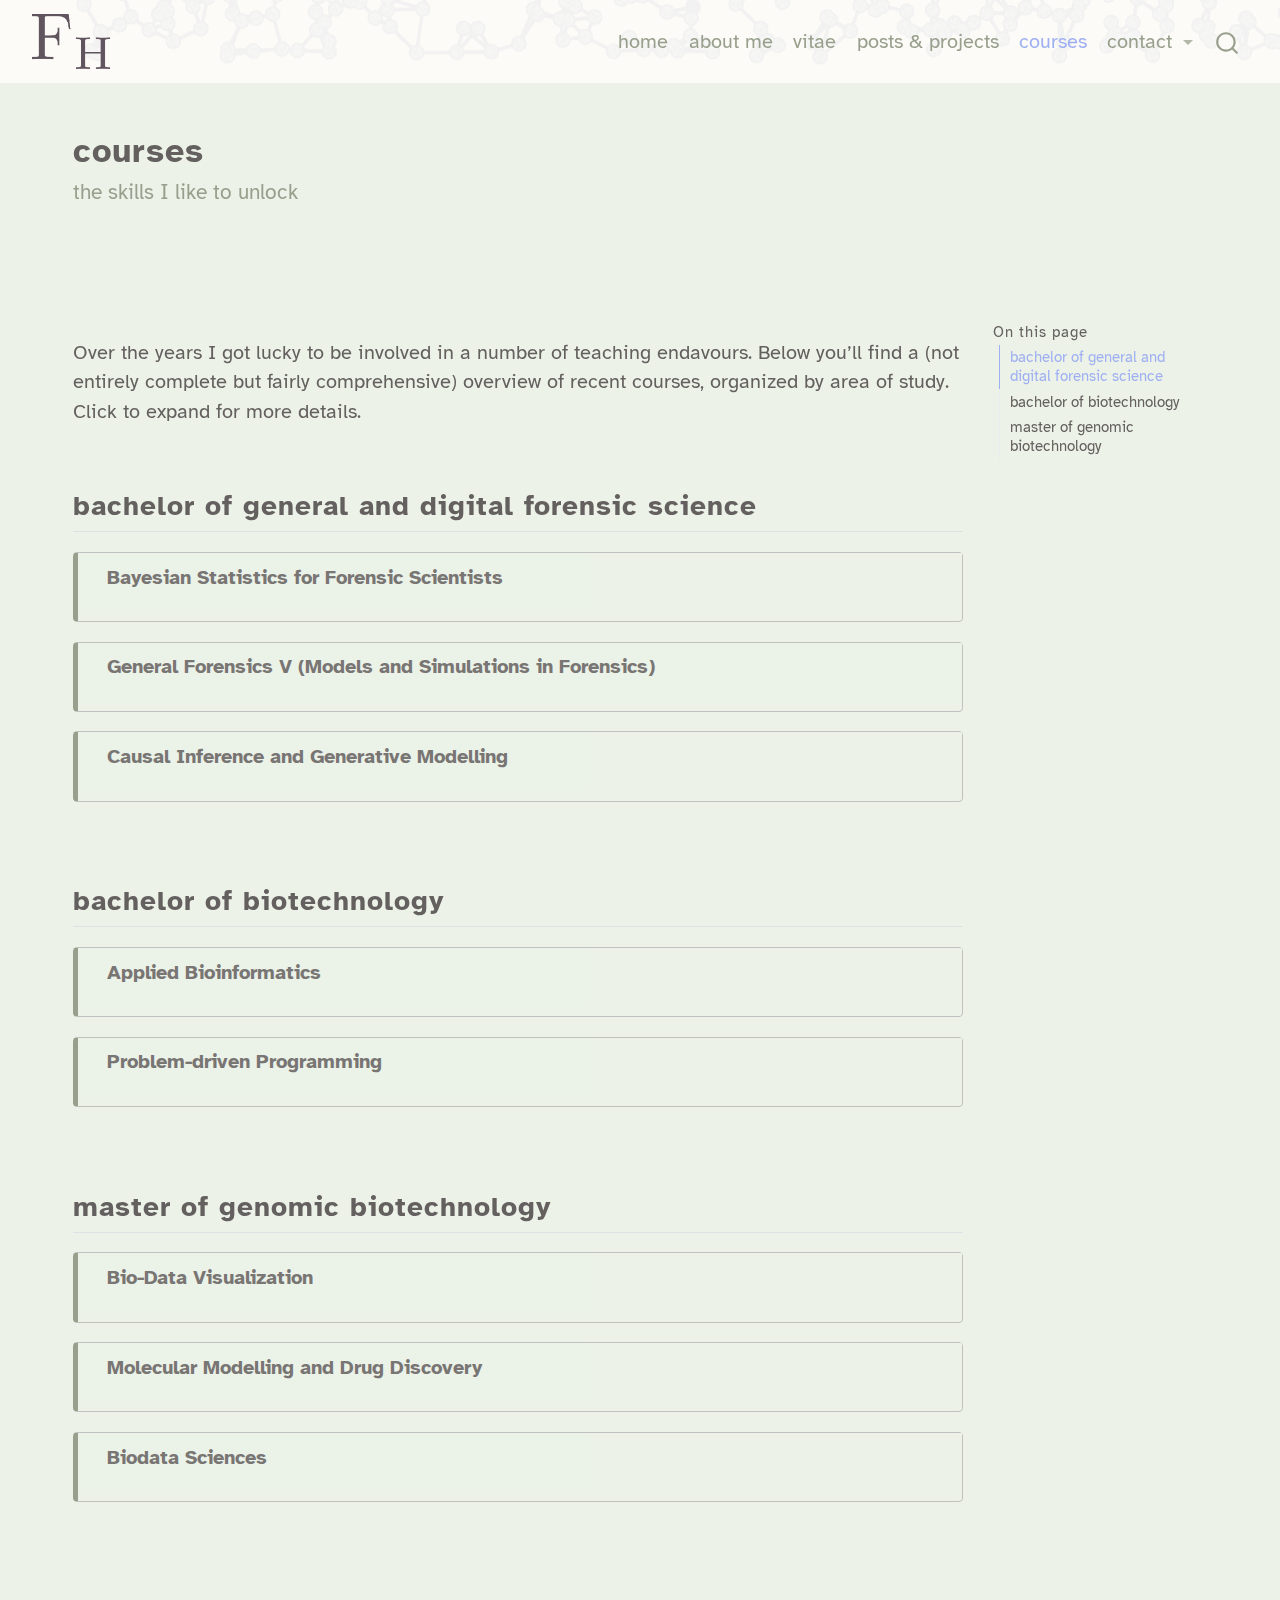
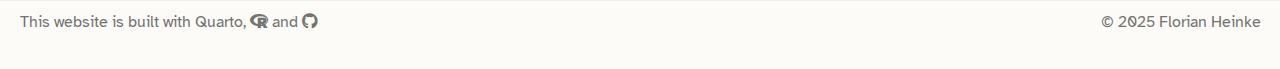
<file: courses.html>
<!DOCTYPE html>
<html xmlns="http://www.w3.org/1999/xhtml" lang="en" xml:lang="en"><head>

<meta charset="utf-8">
<meta name="generator" content="quarto-1.7.32">

<meta name="viewport" content="width=device-width, initial-scale=1.0, user-scalable=yes">


<title>courses – Florian Heinke</title>
<style>
code{white-space: pre-wrap;}
span.smallcaps{font-variant: small-caps;}
div.columns{display: flex; gap: min(4vw, 1.5em);}
div.column{flex: auto; overflow-x: auto;}
div.hanging-indent{margin-left: 1.5em; text-indent: -1.5em;}
ul.task-list{list-style: none;}
ul.task-list li input[type="checkbox"] {
  width: 0.8em;
  margin: 0 0.8em 0.2em -1em; /* quarto-specific, see https://github.com/quarto-dev/quarto-cli/issues/4556 */ 
  vertical-align: middle;
}
</style>


<script src="site_libs/quarto-nav/quarto-nav.js"></script>
<script src="site_libs/quarto-nav/headroom.min.js"></script>
<script src="site_libs/clipboard/clipboard.min.js"></script>
<script src="site_libs/quarto-search/autocomplete.umd.js"></script>
<script src="site_libs/quarto-search/fuse.min.js"></script>
<script src="site_libs/quarto-search/quarto-search.js"></script>
<meta name="quarto:offset" content="./">
<link href="./assets/icons/v1.purblack.png" rel="icon" type="image/png">
<script src="site_libs/quarto-html/quarto.js" type="module"></script>
<script src="site_libs/quarto-html/tabsets/tabsets.js" type="module"></script>
<script src="site_libs/quarto-html/popper.min.js"></script>
<script src="site_libs/quarto-html/tippy.umd.min.js"></script>
<script src="site_libs/quarto-html/anchor.min.js"></script>
<link href="site_libs/quarto-html/tippy.css" rel="stylesheet">
<link href="site_libs/quarto-html/quarto-syntax-highlighting-37eea08aefeeee20ff55810ff984fec1.css" rel="stylesheet" id="quarto-text-highlighting-styles">
<script src="site_libs/bootstrap/bootstrap.min.js"></script>
<link href="site_libs/bootstrap/bootstrap-icons.css" rel="stylesheet">
<link href="site_libs/bootstrap/bootstrap-b41dd91eb040a60b4bee5014b15de0be.min.css" rel="stylesheet" append-hash="true" id="quarto-bootstrap" data-mode="light">
<link href="site_libs/quarto-contrib/fontawesome6-1.2.0/all.min.css" rel="stylesheet">
<link href="site_libs/quarto-contrib/fontawesome6-1.2.0/latex-fontsize.css" rel="stylesheet">
<script id="quarto-search-options" type="application/json">{
  "location": "navbar",
  "copy-button": false,
  "collapse-after": 3,
  "panel-placement": "end",
  "type": "overlay",
  "limit": 50,
  "keyboard-shortcut": [
    "f",
    "/",
    "s"
  ],
  "show-item-context": false,
  "language": {
    "search-no-results-text": "No results",
    "search-matching-documents-text": "matching documents",
    "search-copy-link-title": "Copy link to search",
    "search-hide-matches-text": "Hide additional matches",
    "search-more-match-text": "more match in this document",
    "search-more-matches-text": "more matches in this document",
    "search-clear-button-title": "Clear",
    "search-text-placeholder": "",
    "search-detached-cancel-button-title": "Cancel",
    "search-submit-button-title": "Submit",
    "search-label": "Search"
  }
}</script>


<link rel="stylesheet" href="fonts.css">
</head>

<body class="nav-fixed quarto-light">

<div id="quarto-search-results"></div>
  <header id="quarto-header" class="headroom fixed-top quarto-banner">
    <nav class="navbar navbar-expand-lg " data-bs-theme="dark">
      <div class="navbar-container container-fluid">
      <div class="navbar-brand-container mx-auto">
    <a href="./index.html" class="navbar-brand navbar-brand-logo">
    <img src="./assets/icons/v1.purblack.png" alt="" class="navbar-logo">
    </a>
  </div>
            <div id="quarto-search" class="" title="Search"></div>
          <button class="navbar-toggler" type="button" data-bs-toggle="collapse" data-bs-target="#navbarCollapse" aria-controls="navbarCollapse" role="menu" aria-expanded="false" aria-label="Toggle navigation" onclick="if (window.quartoToggleHeadroom) { window.quartoToggleHeadroom(); }">
  <span class="navbar-toggler-icon"></span>
</button>
          <div class="collapse navbar-collapse" id="navbarCollapse">
            <ul class="navbar-nav navbar-nav-scroll ms-auto">
  <li class="nav-item">
    <a class="nav-link" href="./index.html"> 
<span class="menu-text">home</span></a>
  </li>  
  <li class="nav-item">
    <a class="nav-link" href="./about.html"> 
<span class="menu-text">about me</span></a>
  </li>  
  <li class="nav-item">
    <a class="nav-link" href="./vitae.html"> 
<span class="menu-text">vitae</span></a>
  </li>  
  <li class="nav-item">
    <a class="nav-link" href="./posts.html"> 
<span class="menu-text">posts &amp; projects</span></a>
  </li>  
  <li class="nav-item">
    <a class="nav-link active" href="./courses.html" aria-current="page"> 
<span class="menu-text">courses</span></a>
  </li>  
  <li class="nav-item dropdown ">
    <a class="nav-link dropdown-toggle" href="#" id="nav-menu-contact" role="link" data-bs-toggle="dropdown" aria-expanded="false">
 <span class="menu-text">contact</span>
    </a>
    <ul class="dropdown-menu dropdown-menu-end" aria-labelledby="nav-menu-contact">    
        <li>
    <a class="dropdown-item" href="https://bsky.app/profile/heineconk.bsky.social" target="_blank">
 <span class="dropdown-text"><i class="fa-brands fa-bluesky" aria-label="bluesky"></i> Bluesky</span></a>
  </li>  
        <li>
    <a class="dropdown-item" href="https://www.linkedin.com/in/florian-heinke-709a3b374/" target="_blank"><i class="bi bi-linkedin" role="img">
</i> 
 <span class="dropdown-text">LinkedIn</span></a>
  </li>  
        <li>
    <a class="dropdown-item" href="https://www.xing.com/profile/Florian_Heinke4" target="_blank">
 <span class="dropdown-text"><i class="fa-brands fa-xing" aria-label="xing"></i> Xing</span></a>
  </li>  
        <li>
    <a class="dropdown-item" href="mailto:heinke@hs-mittweida.de"><i class="bi bi-envelope" role="img">
</i> 
 <span class="dropdown-text">email</span></a>
  </li>  
        <li>
    <a class="dropdown-item" href="https://github.com/HeineConK" target="_blank"><i class="bi bi-github" role="img">
</i> 
 <span class="dropdown-text">GitHub</span></a>
  </li>  
    </ul>
  </li>
</ul>
          </div> <!-- /navcollapse -->
            <div class="quarto-navbar-tools">
</div>
      </div> <!-- /container-fluid -->
    </nav>
</header>
<!-- content -->
<header id="title-block-header" class="quarto-title-block default page-columns page-full">
  <div class="quarto-title-banner page-columns page-full">
    <div class="quarto-title column-page-left">
      <h1 class="title">courses</h1>
            <p class="subtitle lead">the skills I like to unlock</p>
                      </div>
  </div>
    
  
  <div class="quarto-title-meta column-page-left">

      
    
      
    </div>
    
  
  </header><div id="quarto-content" class="quarto-container page-columns page-rows-contents page-layout-full page-navbar">
<!-- sidebar -->
<!-- margin-sidebar -->
    <div id="quarto-margin-sidebar" class="sidebar margin-sidebar">
        <nav id="TOC" role="doc-toc" class="toc-active">
    <h2 id="toc-title">On this page</h2>
   
  <ul>
  <li><a href="#bachelor-of-general-and-digital-forensic-science" id="toc-bachelor-of-general-and-digital-forensic-science" class="nav-link active" data-scroll-target="#bachelor-of-general-and-digital-forensic-science">bachelor of general and digital forensic science</a></li>
  <li><a href="#bachelor-of-biotechnology" id="toc-bachelor-of-biotechnology" class="nav-link" data-scroll-target="#bachelor-of-biotechnology">bachelor of biotechnology</a></li>
  <li><a href="#master-of-genomic-biotechnology" id="toc-master-of-genomic-biotechnology" class="nav-link" data-scroll-target="#master-of-genomic-biotechnology">master of genomic biotechnology</a></li>
  </ul>
</nav>
    </div>
<!-- main -->
<main class="content quarto-banner-title-block column-page-left" id="quarto-document-content">





<p>Over the years I got lucky to be involved in a number of teaching endavours. Below you’ll find a (not entirely complete but fairly comprehensive) overview of recent courses, organized by area of study. Click to expand for more details.</p>
<p><br></p>
<section id="bachelor-of-general-and-digital-forensic-science" class="level2">
<h2 class="anchored" data-anchor-id="bachelor-of-general-and-digital-forensic-science">bachelor of general and digital forensic science</h2>
<div class="box-hsred">
<div class="box-hsred-header" data-bs-toggle="collapse" data-bs-target="#collapse-hsred" role="button" aria-expanded="false" aria-controls="collapse-hsred">
<p>
Bayesian Statistics for Forensic Scientists
</p>
</div>
<div id="collapse-hsred" class="collapse box-hsred-body">
<p>This is the required stats module for the forensics curriculum at Mittweida. It serves as an introduction to probability theory and statistical modeling in forensic contexts, particularly when little or no data is available—yet inferences still need to be drawn by decision makers. In all this, emphasis is placed on acknowledging uncertainty and respecting statistical assumptions. I’ll be involved in lecturing as well as leading seminars and exercises. The course will begin in the upcoming winter semester, and it’ll be an engaging challenge for me.</p>
</div>
</div>
<div class="box-hsred">
<div class="box-hsred-header" data-bs-toggle="collapse" data-bs-target="#collapse-hsred2" role="button" aria-expanded="false" aria-controls="collapse-hsred">
<p>
General Forensics V (Models and Simulations in Forensics)
</p>
</div>
<div id="collapse-hsred2" class="collapse box-hsred-body">
<p>This course focuses on connecting forensic hypotheses with available evidence, applying computational modeling techniques, and using simulation-based methods for forensic inference. I taught the course as the seminar instructor.</p>
</div>
</div>
<div class="box-hsred">
<div class="box-hsred-header" data-bs-toggle="collapse" data-bs-target="#collapse-hsred3" role="button" aria-expanded="false" aria-controls="collapse-hsred">
<p>
Causal Inference and Generative Modelling
</p>
</div>
<div id="collapse-hsred3" class="collapse box-hsred-body">
<p>In this course, I focus on teaching how anyone capable of coding a simulation of a process of interest can use it to drive statistical inferences based on analogous real-world data. Students learn how to apply graphical causal models to refine and adjust these statistical models–and, more importantly, they come to understand that data alone cannot reveal its underlying causes.</p>
</div>
</div>
<p><br></p>
</section>
<section id="bachelor-of-biotechnology" class="level2">
<h2 class="anchored" data-anchor-id="bachelor-of-biotechnology">bachelor of biotechnology</h2>
<div class="box-hsred">
<div class="box-hsred-header" data-bs-toggle="collapse" data-bs-target="#collapse-hsred4" role="button" aria-expanded="false" aria-controls="collapse-hsred">
<p>
Applied Bioinformatics
</p>
</div>
<div id="collapse-hsred4" class="collapse box-hsred-body">
<p>This is a friendly step-by-step introduction to the R statistical programming language, tailored for biotech-students in the midst of their bachelor’s studies. The course is entirely tutorial-esque and driven by hands-on exercise. I am responsible for teaching it over the span of half a semester.</p>
</div>
</div>
<div class="box-hsred">
<div class="box-hsred-header" data-bs-toggle="collapse" data-bs-target="#collapse-hsred5" role="button" aria-expanded="false" aria-controls="collapse-hsred">
<p>
Problem-driven Programming
</p>
</div>
<div id="collapse-hsred5" class="collapse box-hsred-body">
<p>This course provided an introduction to Python programming. It used to be a required course for students specialicing in bioinformatics. It was a great experience for me, because I got to deepen my own understaning of Python while teaching it.</p>
</div>
</div>
<p><br></p>
</section>
<section id="master-of-genomic-biotechnology" class="level2">
<h2 class="anchored" data-anchor-id="master-of-genomic-biotechnology">master of genomic biotechnology</h2>
<div class="box-hsred">
<div class="box-hsred-header" data-bs-toggle="collapse" data-bs-target="#collapse-hsred6" role="button" aria-expanded="false" aria-controls="collapse-hsred">
<p>
Bio-Data Visualization
</p>
</div>
<div id="collapse-hsred6" class="collapse box-hsred-body">
<p>This master’s-level course focuses on foundational topics in data visualization, including correlation analysis, dimensionality reduction, data projections; spinkled over with a mild pinch of machine learning. Students engage extensively in R programming, using tools like {ggplot2} and Quarto dashboards to create compelling visual narratives. In this rapidly changing field, keeping the course up-to-date is a good workout.</p>
</div>
</div>
<div class="box-hsred">
<div class="box-hsred-header" data-bs-toggle="collapse" data-bs-target="#collapse-hsred7" role="button" aria-expanded="false" aria-controls="collapse-hsred">
<p>
Molecular Modelling and Drug Discovery
</p>
</div>
<div id="collapse-hsred7" class="collapse box-hsred-body">
<p>Teaching this course has been always a pleasure, because it required to bring together all the pieces of my background. The course explored the relationships between protein structure, sequence, and function, with a particular focus on how these factors are associated to protein–drug compound interactions. A significant portion was dedicated to structure prediction methods and virtual screening, which involved a strong emphasis on machine learning techniques. This course was part of the Bioinformatics master’s program at the Mittweida University of Applied Sciences.</p>
</div>
</div>
<div class="box-hsred">
<div class="box-hsred-header" data-bs-toggle="collapse" data-bs-target="#collapse-hsred8" role="button" aria-expanded="false" aria-controls="collapse-hsred">
<p>
Biodata Sciences
</p>
</div>
<div id="collapse-hsred8" class="collapse box-hsred-body">
<p>With this course, students are introduced to the mathematical abstraction of biological data, providing a foundation for effective data visualization and analysis. It covers commonly used techniques in unsupervised machine learning for exploratory analysis, as well as supervised learning methods, with an emphasis on vector quantization-based classifiers. I teach the course as the seminar instructor.</p>
</div>
</div>


</section>

</main> <!-- /main -->
<script id="quarto-html-after-body" type="application/javascript">
  window.document.addEventListener("DOMContentLoaded", function (event) {
    const icon = "";
    const anchorJS = new window.AnchorJS();
    anchorJS.options = {
      placement: 'right',
      icon: icon
    };
    anchorJS.add('.anchored');
    const isCodeAnnotation = (el) => {
      for (const clz of el.classList) {
        if (clz.startsWith('code-annotation-')) {                     
          return true;
        }
      }
      return false;
    }
    const onCopySuccess = function(e) {
      // button target
      const button = e.trigger;
      // don't keep focus
      button.blur();
      // flash "checked"
      button.classList.add('code-copy-button-checked');
      var currentTitle = button.getAttribute("title");
      button.setAttribute("title", "Copied!");
      let tooltip;
      if (window.bootstrap) {
        button.setAttribute("data-bs-toggle", "tooltip");
        button.setAttribute("data-bs-placement", "left");
        button.setAttribute("data-bs-title", "Copied!");
        tooltip = new bootstrap.Tooltip(button, 
          { trigger: "manual", 
            customClass: "code-copy-button-tooltip",
            offset: [0, -8]});
        tooltip.show();    
      }
      setTimeout(function() {
        if (tooltip) {
          tooltip.hide();
          button.removeAttribute("data-bs-title");
          button.removeAttribute("data-bs-toggle");
          button.removeAttribute("data-bs-placement");
        }
        button.setAttribute("title", currentTitle);
        button.classList.remove('code-copy-button-checked');
      }, 1000);
      // clear code selection
      e.clearSelection();
    }
    const getTextToCopy = function(trigger) {
        const codeEl = trigger.previousElementSibling.cloneNode(true);
        for (const childEl of codeEl.children) {
          if (isCodeAnnotation(childEl)) {
            childEl.remove();
          }
        }
        return codeEl.innerText;
    }
    const clipboard = new window.ClipboardJS('.code-copy-button:not([data-in-quarto-modal])', {
      text: getTextToCopy
    });
    clipboard.on('success', onCopySuccess);
    if (window.document.getElementById('quarto-embedded-source-code-modal')) {
      const clipboardModal = new window.ClipboardJS('.code-copy-button[data-in-quarto-modal]', {
        text: getTextToCopy,
        container: window.document.getElementById('quarto-embedded-source-code-modal')
      });
      clipboardModal.on('success', onCopySuccess);
    }
      var localhostRegex = new RegExp(/^(?:http|https):\/\/localhost\:?[0-9]*\//);
      var mailtoRegex = new RegExp(/^mailto:/);
        var filterRegex = new RegExp("https:\/\/heineconk\.github\.io\/");
      var isInternal = (href) => {
          return filterRegex.test(href) || localhostRegex.test(href) || mailtoRegex.test(href);
      }
      // Inspect non-navigation links and adorn them if external
     var links = window.document.querySelectorAll('a[href]:not(.nav-link):not(.navbar-brand):not(.toc-action):not(.sidebar-link):not(.sidebar-item-toggle):not(.pagination-link):not(.no-external):not([aria-hidden]):not(.dropdown-item):not(.quarto-navigation-tool):not(.about-link)');
      for (var i=0; i<links.length; i++) {
        const link = links[i];
        if (!isInternal(link.href)) {
          // undo the damage that might have been done by quarto-nav.js in the case of
          // links that we want to consider external
          if (link.dataset.originalHref !== undefined) {
            link.href = link.dataset.originalHref;
          }
        }
      }
    function tippyHover(el, contentFn, onTriggerFn, onUntriggerFn) {
      const config = {
        allowHTML: true,
        maxWidth: 500,
        delay: 100,
        arrow: false,
        appendTo: function(el) {
            return el.parentElement;
        },
        interactive: true,
        interactiveBorder: 10,
        theme: 'quarto',
        placement: 'bottom-start',
      };
      if (contentFn) {
        config.content = contentFn;
      }
      if (onTriggerFn) {
        config.onTrigger = onTriggerFn;
      }
      if (onUntriggerFn) {
        config.onUntrigger = onUntriggerFn;
      }
      window.tippy(el, config); 
    }
    const noterefs = window.document.querySelectorAll('a[role="doc-noteref"]');
    for (var i=0; i<noterefs.length; i++) {
      const ref = noterefs[i];
      tippyHover(ref, function() {
        // use id or data attribute instead here
        let href = ref.getAttribute('data-footnote-href') || ref.getAttribute('href');
        try { href = new URL(href).hash; } catch {}
        const id = href.replace(/^#\/?/, "");
        const note = window.document.getElementById(id);
        if (note) {
          return note.innerHTML;
        } else {
          return "";
        }
      });
    }
    const xrefs = window.document.querySelectorAll('a.quarto-xref');
    const processXRef = (id, note) => {
      // Strip column container classes
      const stripColumnClz = (el) => {
        el.classList.remove("page-full", "page-columns");
        if (el.children) {
          for (const child of el.children) {
            stripColumnClz(child);
          }
        }
      }
      stripColumnClz(note)
      if (id === null || id.startsWith('sec-')) {
        // Special case sections, only their first couple elements
        const container = document.createElement("div");
        if (note.children && note.children.length > 2) {
          container.appendChild(note.children[0].cloneNode(true));
          for (let i = 1; i < note.children.length; i++) {
            const child = note.children[i];
            if (child.tagName === "P" && child.innerText === "") {
              continue;
            } else {
              container.appendChild(child.cloneNode(true));
              break;
            }
          }
          if (window.Quarto?.typesetMath) {
            window.Quarto.typesetMath(container);
          }
          return container.innerHTML
        } else {
          if (window.Quarto?.typesetMath) {
            window.Quarto.typesetMath(note);
          }
          return note.innerHTML;
        }
      } else {
        // Remove any anchor links if they are present
        const anchorLink = note.querySelector('a.anchorjs-link');
        if (anchorLink) {
          anchorLink.remove();
        }
        if (window.Quarto?.typesetMath) {
          window.Quarto.typesetMath(note);
        }
        if (note.classList.contains("callout")) {
          return note.outerHTML;
        } else {
          return note.innerHTML;
        }
      }
    }
    for (var i=0; i<xrefs.length; i++) {
      const xref = xrefs[i];
      tippyHover(xref, undefined, function(instance) {
        instance.disable();
        let url = xref.getAttribute('href');
        let hash = undefined; 
        if (url.startsWith('#')) {
          hash = url;
        } else {
          try { hash = new URL(url).hash; } catch {}
        }
        if (hash) {
          const id = hash.replace(/^#\/?/, "");
          const note = window.document.getElementById(id);
          if (note !== null) {
            try {
              const html = processXRef(id, note.cloneNode(true));
              instance.setContent(html);
            } finally {
              instance.enable();
              instance.show();
            }
          } else {
            // See if we can fetch this
            fetch(url.split('#')[0])
            .then(res => res.text())
            .then(html => {
              const parser = new DOMParser();
              const htmlDoc = parser.parseFromString(html, "text/html");
              const note = htmlDoc.getElementById(id);
              if (note !== null) {
                const html = processXRef(id, note);
                instance.setContent(html);
              } 
            }).finally(() => {
              instance.enable();
              instance.show();
            });
          }
        } else {
          // See if we can fetch a full url (with no hash to target)
          // This is a special case and we should probably do some content thinning / targeting
          fetch(url)
          .then(res => res.text())
          .then(html => {
            const parser = new DOMParser();
            const htmlDoc = parser.parseFromString(html, "text/html");
            const note = htmlDoc.querySelector('main.content');
            if (note !== null) {
              // This should only happen for chapter cross references
              // (since there is no id in the URL)
              // remove the first header
              if (note.children.length > 0 && note.children[0].tagName === "HEADER") {
                note.children[0].remove();
              }
              const html = processXRef(null, note);
              instance.setContent(html);
            } 
          }).finally(() => {
            instance.enable();
            instance.show();
          });
        }
      }, function(instance) {
      });
    }
        let selectedAnnoteEl;
        const selectorForAnnotation = ( cell, annotation) => {
          let cellAttr = 'data-code-cell="' + cell + '"';
          let lineAttr = 'data-code-annotation="' +  annotation + '"';
          const selector = 'span[' + cellAttr + '][' + lineAttr + ']';
          return selector;
        }
        const selectCodeLines = (annoteEl) => {
          const doc = window.document;
          const targetCell = annoteEl.getAttribute("data-target-cell");
          const targetAnnotation = annoteEl.getAttribute("data-target-annotation");
          const annoteSpan = window.document.querySelector(selectorForAnnotation(targetCell, targetAnnotation));
          const lines = annoteSpan.getAttribute("data-code-lines").split(",");
          const lineIds = lines.map((line) => {
            return targetCell + "-" + line;
          })
          let top = null;
          let height = null;
          let parent = null;
          if (lineIds.length > 0) {
              //compute the position of the single el (top and bottom and make a div)
              const el = window.document.getElementById(lineIds[0]);
              top = el.offsetTop;
              height = el.offsetHeight;
              parent = el.parentElement.parentElement;
            if (lineIds.length > 1) {
              const lastEl = window.document.getElementById(lineIds[lineIds.length - 1]);
              const bottom = lastEl.offsetTop + lastEl.offsetHeight;
              height = bottom - top;
            }
            if (top !== null && height !== null && parent !== null) {
              // cook up a div (if necessary) and position it 
              let div = window.document.getElementById("code-annotation-line-highlight");
              if (div === null) {
                div = window.document.createElement("div");
                div.setAttribute("id", "code-annotation-line-highlight");
                div.style.position = 'absolute';
                parent.appendChild(div);
              }
              div.style.top = top - 2 + "px";
              div.style.height = height + 4 + "px";
              div.style.left = 0;
              let gutterDiv = window.document.getElementById("code-annotation-line-highlight-gutter");
              if (gutterDiv === null) {
                gutterDiv = window.document.createElement("div");
                gutterDiv.setAttribute("id", "code-annotation-line-highlight-gutter");
                gutterDiv.style.position = 'absolute';
                const codeCell = window.document.getElementById(targetCell);
                const gutter = codeCell.querySelector('.code-annotation-gutter');
                gutter.appendChild(gutterDiv);
              }
              gutterDiv.style.top = top - 2 + "px";
              gutterDiv.style.height = height + 4 + "px";
            }
            selectedAnnoteEl = annoteEl;
          }
        };
        const unselectCodeLines = () => {
          const elementsIds = ["code-annotation-line-highlight", "code-annotation-line-highlight-gutter"];
          elementsIds.forEach((elId) => {
            const div = window.document.getElementById(elId);
            if (div) {
              div.remove();
            }
          });
          selectedAnnoteEl = undefined;
        };
          // Handle positioning of the toggle
      window.addEventListener(
        "resize",
        throttle(() => {
          elRect = undefined;
          if (selectedAnnoteEl) {
            selectCodeLines(selectedAnnoteEl);
          }
        }, 10)
      );
      function throttle(fn, ms) {
      let throttle = false;
      let timer;
        return (...args) => {
          if(!throttle) { // first call gets through
              fn.apply(this, args);
              throttle = true;
          } else { // all the others get throttled
              if(timer) clearTimeout(timer); // cancel #2
              timer = setTimeout(() => {
                fn.apply(this, args);
                timer = throttle = false;
              }, ms);
          }
        };
      }
        // Attach click handler to the DT
        const annoteDls = window.document.querySelectorAll('dt[data-target-cell]');
        for (const annoteDlNode of annoteDls) {
          annoteDlNode.addEventListener('click', (event) => {
            const clickedEl = event.target;
            if (clickedEl !== selectedAnnoteEl) {
              unselectCodeLines();
              const activeEl = window.document.querySelector('dt[data-target-cell].code-annotation-active');
              if (activeEl) {
                activeEl.classList.remove('code-annotation-active');
              }
              selectCodeLines(clickedEl);
              clickedEl.classList.add('code-annotation-active');
            } else {
              // Unselect the line
              unselectCodeLines();
              clickedEl.classList.remove('code-annotation-active');
            }
          });
        }
    const findCites = (el) => {
      const parentEl = el.parentElement;
      if (parentEl) {
        const cites = parentEl.dataset.cites;
        if (cites) {
          return {
            el,
            cites: cites.split(' ')
          };
        } else {
          return findCites(el.parentElement)
        }
      } else {
        return undefined;
      }
    };
    var bibliorefs = window.document.querySelectorAll('a[role="doc-biblioref"]');
    for (var i=0; i<bibliorefs.length; i++) {
      const ref = bibliorefs[i];
      const citeInfo = findCites(ref);
      if (citeInfo) {
        tippyHover(citeInfo.el, function() {
          var popup = window.document.createElement('div');
          citeInfo.cites.forEach(function(cite) {
            var citeDiv = window.document.createElement('div');
            citeDiv.classList.add('hanging-indent');
            citeDiv.classList.add('csl-entry');
            var biblioDiv = window.document.getElementById('ref-' + cite);
            if (biblioDiv) {
              citeDiv.innerHTML = biblioDiv.innerHTML;
            }
            popup.appendChild(citeDiv);
          });
          return popup.innerHTML;
        });
      }
    }
  });
  </script>
</div> <!-- /content -->
<footer class="footer">
  <div class="nav-footer">
    <div class="nav-footer-left">
<p>This website is built with <a href="https://quarto.org/" target="_blank">Quarto</a>, <a href="https://www.r-project.org/about.html" target="_blank"><i class="fa-brands fa-r-project" title="R Project" aria-label="r-project"></i></a> and <a href="https://github.com" target="_blank"><i class="fa-brands fa-github" title="GitHub octocat logo" aria-label="github"></i></a></p>
</div>   
    <div class="nav-footer-center">
      &nbsp;
    </div>
    <div class="nav-footer-right">
<p>© 2025 Florian Heinke</p>
</div>
  </div>
</footer>




</body></html>
</file>
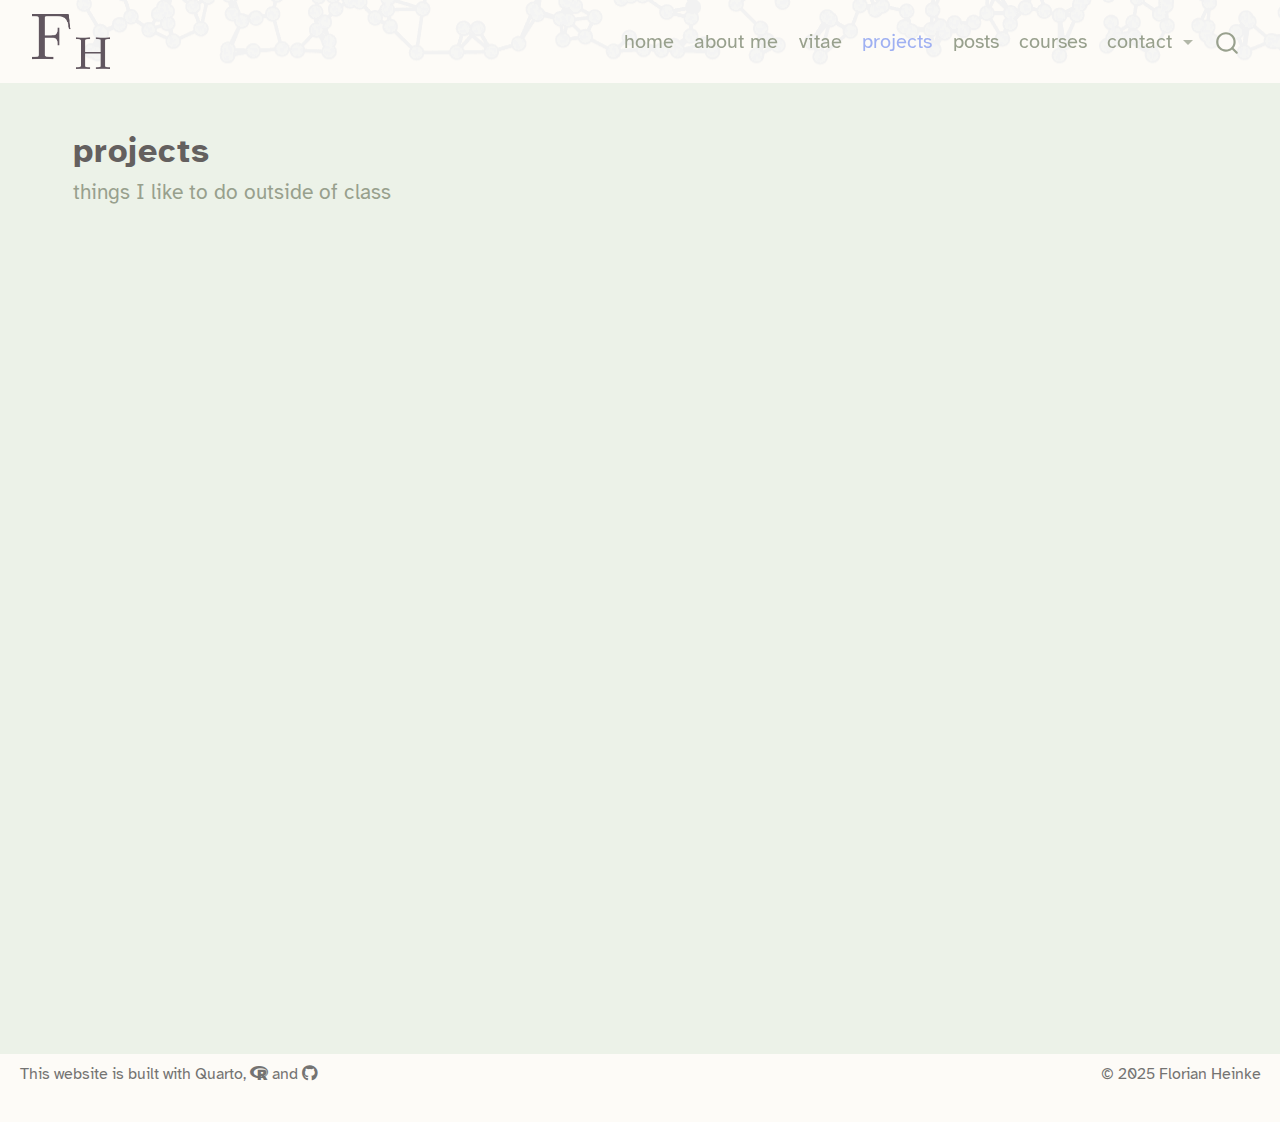
<file: projects.html>
<!DOCTYPE html>
<html xmlns="http://www.w3.org/1999/xhtml" lang="en" xml:lang="en"><head>

<meta charset="utf-8">
<meta name="generator" content="quarto-1.5.56">

<meta name="viewport" content="width=device-width, initial-scale=1.0, user-scalable=yes">


<title>projects – Florian Heinke</title>
<style>
code{white-space: pre-wrap;}
span.smallcaps{font-variant: small-caps;}
div.columns{display: flex; gap: min(4vw, 1.5em);}
div.column{flex: auto; overflow-x: auto;}
div.hanging-indent{margin-left: 1.5em; text-indent: -1.5em;}
ul.task-list{list-style: none;}
ul.task-list li input[type="checkbox"] {
  width: 0.8em;
  margin: 0 0.8em 0.2em -1em; /* quarto-specific, see https://github.com/quarto-dev/quarto-cli/issues/4556 */ 
  vertical-align: middle;
}
</style>


<script src="site_libs/quarto-nav/quarto-nav.js"></script>
<script src="site_libs/quarto-nav/headroom.min.js"></script>
<script src="site_libs/clipboard/clipboard.min.js"></script>
<script src="site_libs/quarto-search/autocomplete.umd.js"></script>
<script src="site_libs/quarto-search/fuse.min.js"></script>
<script src="site_libs/quarto-search/quarto-search.js"></script>
<meta name="quarto:offset" content="./">
<link href="./assets/icons/v1.purblack.png" rel="icon" type="image/png">
<script src="site_libs/quarto-html/quarto.js"></script>
<script src="site_libs/quarto-html/popper.min.js"></script>
<script src="site_libs/quarto-html/tippy.umd.min.js"></script>
<script src="site_libs/quarto-html/anchor.min.js"></script>
<link href="site_libs/quarto-html/tippy.css" rel="stylesheet">
<link href="site_libs/quarto-html/quarto-syntax-highlighting.css" rel="stylesheet" id="quarto-text-highlighting-styles">
<script src="site_libs/bootstrap/bootstrap.min.js"></script>
<link href="site_libs/bootstrap/bootstrap-icons.css" rel="stylesheet">
<link href="site_libs/bootstrap/bootstrap.min.css" rel="stylesheet" id="quarto-bootstrap" data-mode="light">
<link href="site_libs/quarto-contrib/fontawesome6-1.2.0/all.min.css" rel="stylesheet">
<link href="site_libs/quarto-contrib/fontawesome6-1.2.0/latex-fontsize.css" rel="stylesheet">
<script id="quarto-search-options" type="application/json">{
  "location": "navbar",
  "copy-button": false,
  "collapse-after": 3,
  "panel-placement": "end",
  "type": "overlay",
  "limit": 50,
  "keyboard-shortcut": [
    "f",
    "/",
    "s"
  ],
  "show-item-context": false,
  "language": {
    "search-no-results-text": "No results",
    "search-matching-documents-text": "matching documents",
    "search-copy-link-title": "Copy link to search",
    "search-hide-matches-text": "Hide additional matches",
    "search-more-match-text": "more match in this document",
    "search-more-matches-text": "more matches in this document",
    "search-clear-button-title": "Clear",
    "search-text-placeholder": "",
    "search-detached-cancel-button-title": "Cancel",
    "search-submit-button-title": "Submit",
    "search-label": "Search"
  }
}</script>


</head>

<body class="nav-fixed">

<div id="quarto-search-results"></div>
  <header id="quarto-header" class="headroom fixed-top quarto-banner">
    <nav class="navbar navbar-expand-lg " data-bs-theme="dark">
      <div class="navbar-container container-fluid">
      <div class="navbar-brand-container mx-auto">
    <a href="./index.html" class="navbar-brand navbar-brand-logo">
    <img src="./assets/icons/v1.purblack.png" alt="" class="navbar-logo">
    </a>
  </div>
            <div id="quarto-search" class="" title="Search"></div>
          <button class="navbar-toggler" type="button" data-bs-toggle="collapse" data-bs-target="#navbarCollapse" aria-controls="navbarCollapse" role="menu" aria-expanded="false" aria-label="Toggle navigation" onclick="if (window.quartoToggleHeadroom) { window.quartoToggleHeadroom(); }">
  <span class="navbar-toggler-icon"></span>
</button>
          <div class="collapse navbar-collapse" id="navbarCollapse">
            <ul class="navbar-nav navbar-nav-scroll ms-auto">
  <li class="nav-item">
    <a class="nav-link" href="./index.html"> 
<span class="menu-text">home</span></a>
  </li>  
  <li class="nav-item">
    <a class="nav-link" href="./about.html"> 
<span class="menu-text">about me</span></a>
  </li>  
  <li class="nav-item">
    <a class="nav-link" href="./vitae.html"> 
<span class="menu-text">vitae</span></a>
  </li>  
  <li class="nav-item">
    <a class="nav-link active" href="./projects.html" aria-current="page"> 
<span class="menu-text">projects</span></a>
  </li>  
  <li class="nav-item">
    <a class="nav-link" href="./posts.html"> 
<span class="menu-text">posts</span></a>
  </li>  
  <li class="nav-item">
    <a class="nav-link" href="./courses.html"> 
<span class="menu-text">courses</span></a>
  </li>  
  <li class="nav-item dropdown ">
    <a class="nav-link dropdown-toggle" href="#" id="nav-menu-contact" role="link" data-bs-toggle="dropdown" aria-expanded="false">
 <span class="menu-text">contact</span>
    </a>
    <ul class="dropdown-menu dropdown-menu-end" aria-labelledby="nav-menu-contact">    
        <li>
    <a class="dropdown-item" href="https://bsky.app/profile/heineconk.bsky.social" target="_blank">
 <span class="dropdown-text"><i class="fa-brands fa-bluesky" aria-label="bluesky"></i> Bluesky</span></a>
  </li>  
        <li>
    <a class="dropdown-item" href="https://www.linkedin.com/in/" target="_blank"><i class="bi bi-linkedin" role="img">
</i> 
 <span class="dropdown-text">LinkedIn</span></a>
  </li>  
        <li>
    <a class="dropdown-item" href="https://www.xing.com/profile/Florian_Heinke4" target="_blank">
 <span class="dropdown-text"><i class="fa-brands fa-xing" aria-label="xing"></i> Xing</span></a>
  </li>  
        <li>
    <a class="dropdown-item" href="mailto:heinke@hs-mittweida.de"><i class="bi bi-envelope" role="img">
</i> 
 <span class="dropdown-text">email</span></a>
  </li>  
        <li>
    <a class="dropdown-item" href="https://github.com/HeineConK" target="_blank"><i class="bi bi-github" role="img">
</i> 
 <span class="dropdown-text">GitHub</span></a>
  </li>  
    </ul>
  </li>
</ul>
          </div> <!-- /navcollapse -->
            <div class="quarto-navbar-tools">
</div>
      </div> <!-- /container-fluid -->
    </nav>
</header>
<!-- content -->
<header id="title-block-header" class="quarto-title-block default page-columns page-full">
  <div class="quarto-title-banner page-columns page-full">
    <div class="quarto-title column-page">
      <h1 class="title">projects</h1>
            <p class="subtitle lead">things I like to do outside of class</p>
                      </div>
  </div>
    
  
  <div class="quarto-title-meta column-page">

      
    
      
    </div>
    
  
  </header><div id="quarto-content" class="quarto-container page-columns page-rows-contents page-layout-full page-navbar">
<!-- sidebar -->
<!-- margin-sidebar -->
    <div id="quarto-margin-sidebar" class="sidebar margin-sidebar zindex-bottom">
        
    </div>
<!-- main -->
<main class="content quarto-banner-title-block column-page" id="quarto-document-content">








</main> <!-- /main -->
<script id="quarto-html-after-body" type="application/javascript">
window.document.addEventListener("DOMContentLoaded", function (event) {
  const toggleBodyColorMode = (bsSheetEl) => {
    const mode = bsSheetEl.getAttribute("data-mode");
    const bodyEl = window.document.querySelector("body");
    if (mode === "dark") {
      bodyEl.classList.add("quarto-dark");
      bodyEl.classList.remove("quarto-light");
    } else {
      bodyEl.classList.add("quarto-light");
      bodyEl.classList.remove("quarto-dark");
    }
  }
  const toggleBodyColorPrimary = () => {
    const bsSheetEl = window.document.querySelector("link#quarto-bootstrap");
    if (bsSheetEl) {
      toggleBodyColorMode(bsSheetEl);
    }
  }
  toggleBodyColorPrimary();  
  const icon = "";
  const anchorJS = new window.AnchorJS();
  anchorJS.options = {
    placement: 'right',
    icon: icon
  };
  anchorJS.add('.anchored');
  const isCodeAnnotation = (el) => {
    for (const clz of el.classList) {
      if (clz.startsWith('code-annotation-')) {                     
        return true;
      }
    }
    return false;
  }
  const onCopySuccess = function(e) {
    // button target
    const button = e.trigger;
    // don't keep focus
    button.blur();
    // flash "checked"
    button.classList.add('code-copy-button-checked');
    var currentTitle = button.getAttribute("title");
    button.setAttribute("title", "Copied!");
    let tooltip;
    if (window.bootstrap) {
      button.setAttribute("data-bs-toggle", "tooltip");
      button.setAttribute("data-bs-placement", "left");
      button.setAttribute("data-bs-title", "Copied!");
      tooltip = new bootstrap.Tooltip(button, 
        { trigger: "manual", 
          customClass: "code-copy-button-tooltip",
          offset: [0, -8]});
      tooltip.show();    
    }
    setTimeout(function() {
      if (tooltip) {
        tooltip.hide();
        button.removeAttribute("data-bs-title");
        button.removeAttribute("data-bs-toggle");
        button.removeAttribute("data-bs-placement");
      }
      button.setAttribute("title", currentTitle);
      button.classList.remove('code-copy-button-checked');
    }, 1000);
    // clear code selection
    e.clearSelection();
  }
  const getTextToCopy = function(trigger) {
      const codeEl = trigger.previousElementSibling.cloneNode(true);
      for (const childEl of codeEl.children) {
        if (isCodeAnnotation(childEl)) {
          childEl.remove();
        }
      }
      return codeEl.innerText;
  }
  const clipboard = new window.ClipboardJS('.code-copy-button:not([data-in-quarto-modal])', {
    text: getTextToCopy
  });
  clipboard.on('success', onCopySuccess);
  if (window.document.getElementById('quarto-embedded-source-code-modal')) {
    // For code content inside modals, clipBoardJS needs to be initialized with a container option
    // TODO: Check when it could be a function (https://github.com/zenorocha/clipboard.js/issues/860)
    const clipboardModal = new window.ClipboardJS('.code-copy-button[data-in-quarto-modal]', {
      text: getTextToCopy,
      container: window.document.getElementById('quarto-embedded-source-code-modal')
    });
    clipboardModal.on('success', onCopySuccess);
  }
    var localhostRegex = new RegExp(/^(?:http|https):\/\/localhost\:?[0-9]*\//);
    var mailtoRegex = new RegExp(/^mailto:/);
      var filterRegex = new RegExp("https:\/\/heineconk\.github\.io\/");
    var isInternal = (href) => {
        return filterRegex.test(href) || localhostRegex.test(href) || mailtoRegex.test(href);
    }
    // Inspect non-navigation links and adorn them if external
 	var links = window.document.querySelectorAll('a[href]:not(.nav-link):not(.navbar-brand):not(.toc-action):not(.sidebar-link):not(.sidebar-item-toggle):not(.pagination-link):not(.no-external):not([aria-hidden]):not(.dropdown-item):not(.quarto-navigation-tool):not(.about-link)');
    for (var i=0; i<links.length; i++) {
      const link = links[i];
      if (!isInternal(link.href)) {
        // undo the damage that might have been done by quarto-nav.js in the case of
        // links that we want to consider external
        if (link.dataset.originalHref !== undefined) {
          link.href = link.dataset.originalHref;
        }
      }
    }
  function tippyHover(el, contentFn, onTriggerFn, onUntriggerFn) {
    const config = {
      allowHTML: true,
      maxWidth: 500,
      delay: 100,
      arrow: false,
      appendTo: function(el) {
          return el.parentElement;
      },
      interactive: true,
      interactiveBorder: 10,
      theme: 'quarto',
      placement: 'bottom-start',
    };
    if (contentFn) {
      config.content = contentFn;
    }
    if (onTriggerFn) {
      config.onTrigger = onTriggerFn;
    }
    if (onUntriggerFn) {
      config.onUntrigger = onUntriggerFn;
    }
    window.tippy(el, config); 
  }
  const noterefs = window.document.querySelectorAll('a[role="doc-noteref"]');
  for (var i=0; i<noterefs.length; i++) {
    const ref = noterefs[i];
    tippyHover(ref, function() {
      // use id or data attribute instead here
      let href = ref.getAttribute('data-footnote-href') || ref.getAttribute('href');
      try { href = new URL(href).hash; } catch {}
      const id = href.replace(/^#\/?/, "");
      const note = window.document.getElementById(id);
      if (note) {
        return note.innerHTML;
      } else {
        return "";
      }
    });
  }
  const xrefs = window.document.querySelectorAll('a.quarto-xref');
  const processXRef = (id, note) => {
    // Strip column container classes
    const stripColumnClz = (el) => {
      el.classList.remove("page-full", "page-columns");
      if (el.children) {
        for (const child of el.children) {
          stripColumnClz(child);
        }
      }
    }
    stripColumnClz(note)
    if (id === null || id.startsWith('sec-')) {
      // Special case sections, only their first couple elements
      const container = document.createElement("div");
      if (note.children && note.children.length > 2) {
        container.appendChild(note.children[0].cloneNode(true));
        for (let i = 1; i < note.children.length; i++) {
          const child = note.children[i];
          if (child.tagName === "P" && child.innerText === "") {
            continue;
          } else {
            container.appendChild(child.cloneNode(true));
            break;
          }
        }
        if (window.Quarto?.typesetMath) {
          window.Quarto.typesetMath(container);
        }
        return container.innerHTML
      } else {
        if (window.Quarto?.typesetMath) {
          window.Quarto.typesetMath(note);
        }
        return note.innerHTML;
      }
    } else {
      // Remove any anchor links if they are present
      const anchorLink = note.querySelector('a.anchorjs-link');
      if (anchorLink) {
        anchorLink.remove();
      }
      if (window.Quarto?.typesetMath) {
        window.Quarto.typesetMath(note);
      }
      // TODO in 1.5, we should make sure this works without a callout special case
      if (note.classList.contains("callout")) {
        return note.outerHTML;
      } else {
        return note.innerHTML;
      }
    }
  }
  for (var i=0; i<xrefs.length; i++) {
    const xref = xrefs[i];
    tippyHover(xref, undefined, function(instance) {
      instance.disable();
      let url = xref.getAttribute('href');
      let hash = undefined; 
      if (url.startsWith('#')) {
        hash = url;
      } else {
        try { hash = new URL(url).hash; } catch {}
      }
      if (hash) {
        const id = hash.replace(/^#\/?/, "");
        const note = window.document.getElementById(id);
        if (note !== null) {
          try {
            const html = processXRef(id, note.cloneNode(true));
            instance.setContent(html);
          } finally {
            instance.enable();
            instance.show();
          }
        } else {
          // See if we can fetch this
          fetch(url.split('#')[0])
          .then(res => res.text())
          .then(html => {
            const parser = new DOMParser();
            const htmlDoc = parser.parseFromString(html, "text/html");
            const note = htmlDoc.getElementById(id);
            if (note !== null) {
              const html = processXRef(id, note);
              instance.setContent(html);
            } 
          }).finally(() => {
            instance.enable();
            instance.show();
          });
        }
      } else {
        // See if we can fetch a full url (with no hash to target)
        // This is a special case and we should probably do some content thinning / targeting
        fetch(url)
        .then(res => res.text())
        .then(html => {
          const parser = new DOMParser();
          const htmlDoc = parser.parseFromString(html, "text/html");
          const note = htmlDoc.querySelector('main.content');
          if (note !== null) {
            // This should only happen for chapter cross references
            // (since there is no id in the URL)
            // remove the first header
            if (note.children.length > 0 && note.children[0].tagName === "HEADER") {
              note.children[0].remove();
            }
            const html = processXRef(null, note);
            instance.setContent(html);
          } 
        }).finally(() => {
          instance.enable();
          instance.show();
        });
      }
    }, function(instance) {
    });
  }
      let selectedAnnoteEl;
      const selectorForAnnotation = ( cell, annotation) => {
        let cellAttr = 'data-code-cell="' + cell + '"';
        let lineAttr = 'data-code-annotation="' +  annotation + '"';
        const selector = 'span[' + cellAttr + '][' + lineAttr + ']';
        return selector;
      }
      const selectCodeLines = (annoteEl) => {
        const doc = window.document;
        const targetCell = annoteEl.getAttribute("data-target-cell");
        const targetAnnotation = annoteEl.getAttribute("data-target-annotation");
        const annoteSpan = window.document.querySelector(selectorForAnnotation(targetCell, targetAnnotation));
        const lines = annoteSpan.getAttribute("data-code-lines").split(",");
        const lineIds = lines.map((line) => {
          return targetCell + "-" + line;
        })
        let top = null;
        let height = null;
        let parent = null;
        if (lineIds.length > 0) {
            //compute the position of the single el (top and bottom and make a div)
            const el = window.document.getElementById(lineIds[0]);
            top = el.offsetTop;
            height = el.offsetHeight;
            parent = el.parentElement.parentElement;
          if (lineIds.length > 1) {
            const lastEl = window.document.getElementById(lineIds[lineIds.length - 1]);
            const bottom = lastEl.offsetTop + lastEl.offsetHeight;
            height = bottom - top;
          }
          if (top !== null && height !== null && parent !== null) {
            // cook up a div (if necessary) and position it 
            let div = window.document.getElementById("code-annotation-line-highlight");
            if (div === null) {
              div = window.document.createElement("div");
              div.setAttribute("id", "code-annotation-line-highlight");
              div.style.position = 'absolute';
              parent.appendChild(div);
            }
            div.style.top = top - 2 + "px";
            div.style.height = height + 4 + "px";
            div.style.left = 0;
            let gutterDiv = window.document.getElementById("code-annotation-line-highlight-gutter");
            if (gutterDiv === null) {
              gutterDiv = window.document.createElement("div");
              gutterDiv.setAttribute("id", "code-annotation-line-highlight-gutter");
              gutterDiv.style.position = 'absolute';
              const codeCell = window.document.getElementById(targetCell);
              const gutter = codeCell.querySelector('.code-annotation-gutter');
              gutter.appendChild(gutterDiv);
            }
            gutterDiv.style.top = top - 2 + "px";
            gutterDiv.style.height = height + 4 + "px";
          }
          selectedAnnoteEl = annoteEl;
        }
      };
      const unselectCodeLines = () => {
        const elementsIds = ["code-annotation-line-highlight", "code-annotation-line-highlight-gutter"];
        elementsIds.forEach((elId) => {
          const div = window.document.getElementById(elId);
          if (div) {
            div.remove();
          }
        });
        selectedAnnoteEl = undefined;
      };
        // Handle positioning of the toggle
    window.addEventListener(
      "resize",
      throttle(() => {
        elRect = undefined;
        if (selectedAnnoteEl) {
          selectCodeLines(selectedAnnoteEl);
        }
      }, 10)
    );
    function throttle(fn, ms) {
    let throttle = false;
    let timer;
      return (...args) => {
        if(!throttle) { // first call gets through
            fn.apply(this, args);
            throttle = true;
        } else { // all the others get throttled
            if(timer) clearTimeout(timer); // cancel #2
            timer = setTimeout(() => {
              fn.apply(this, args);
              timer = throttle = false;
            }, ms);
        }
      };
    }
      // Attach click handler to the DT
      const annoteDls = window.document.querySelectorAll('dt[data-target-cell]');
      for (const annoteDlNode of annoteDls) {
        annoteDlNode.addEventListener('click', (event) => {
          const clickedEl = event.target;
          if (clickedEl !== selectedAnnoteEl) {
            unselectCodeLines();
            const activeEl = window.document.querySelector('dt[data-target-cell].code-annotation-active');
            if (activeEl) {
              activeEl.classList.remove('code-annotation-active');
            }
            selectCodeLines(clickedEl);
            clickedEl.classList.add('code-annotation-active');
          } else {
            // Unselect the line
            unselectCodeLines();
            clickedEl.classList.remove('code-annotation-active');
          }
        });
      }
  const findCites = (el) => {
    const parentEl = el.parentElement;
    if (parentEl) {
      const cites = parentEl.dataset.cites;
      if (cites) {
        return {
          el,
          cites: cites.split(' ')
        };
      } else {
        return findCites(el.parentElement)
      }
    } else {
      return undefined;
    }
  };
  var bibliorefs = window.document.querySelectorAll('a[role="doc-biblioref"]');
  for (var i=0; i<bibliorefs.length; i++) {
    const ref = bibliorefs[i];
    const citeInfo = findCites(ref);
    if (citeInfo) {
      tippyHover(citeInfo.el, function() {
        var popup = window.document.createElement('div');
        citeInfo.cites.forEach(function(cite) {
          var citeDiv = window.document.createElement('div');
          citeDiv.classList.add('hanging-indent');
          citeDiv.classList.add('csl-entry');
          var biblioDiv = window.document.getElementById('ref-' + cite);
          if (biblioDiv) {
            citeDiv.innerHTML = biblioDiv.innerHTML;
          }
          popup.appendChild(citeDiv);
        });
        return popup.innerHTML;
      });
    }
  }
});
</script>
</div> <!-- /content -->
<footer class="footer">
  <div class="nav-footer">
    <div class="nav-footer-left">
<p>This website is built with <a href="https://quarto.org/" target="_blank">Quarto</a>, <a href="https://www.r-project.org/about.html" target="_blank"><i class="fa-brands fa-r-project" title="R Project" aria-label="r-project"></i></a> and <a href="https://github.com" target="_blank"><i class="fa-brands fa-github" title="GitHub octocat logo" aria-label="github"></i></a></p>
</div>   
    <div class="nav-footer-center">
      &nbsp;
    </div>
    <div class="nav-footer-right">
<p>© 2025 Florian Heinke</p>
</div>
  </div>
</footer>




</body></html>
</file>
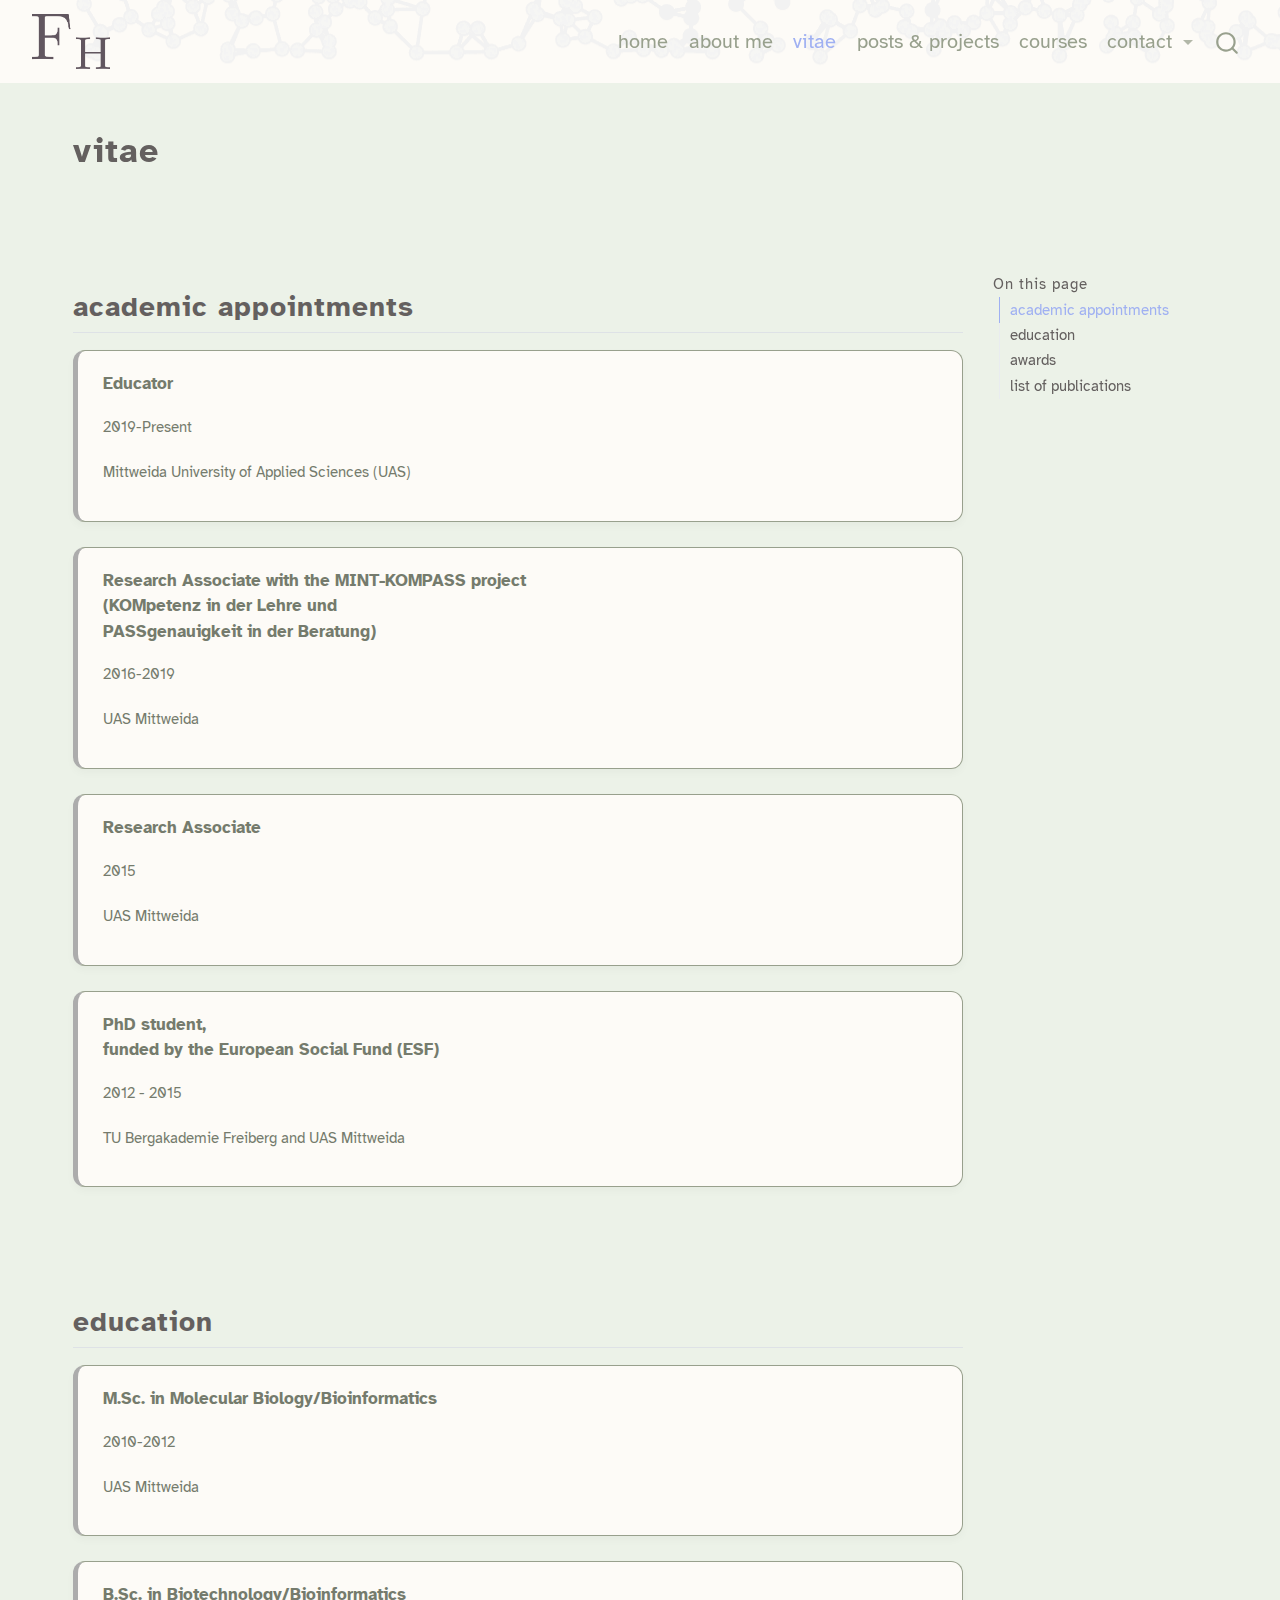
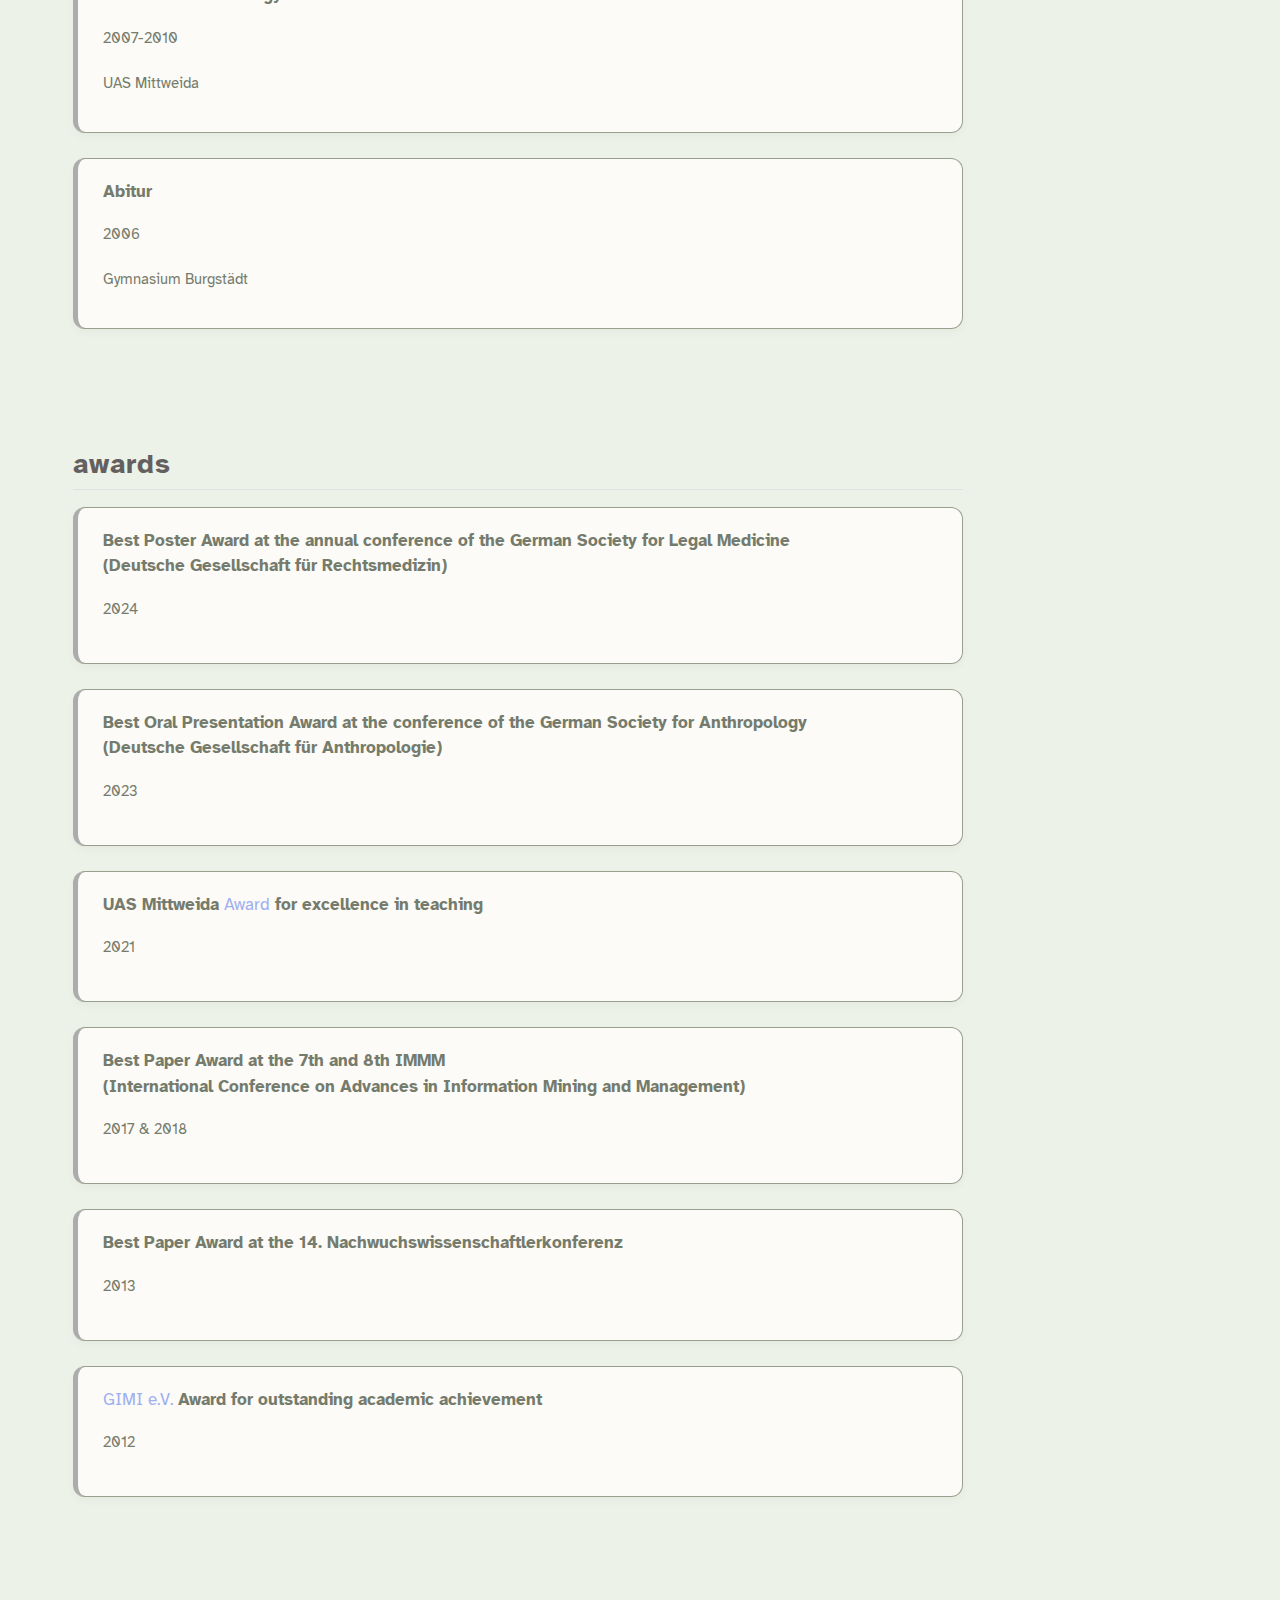
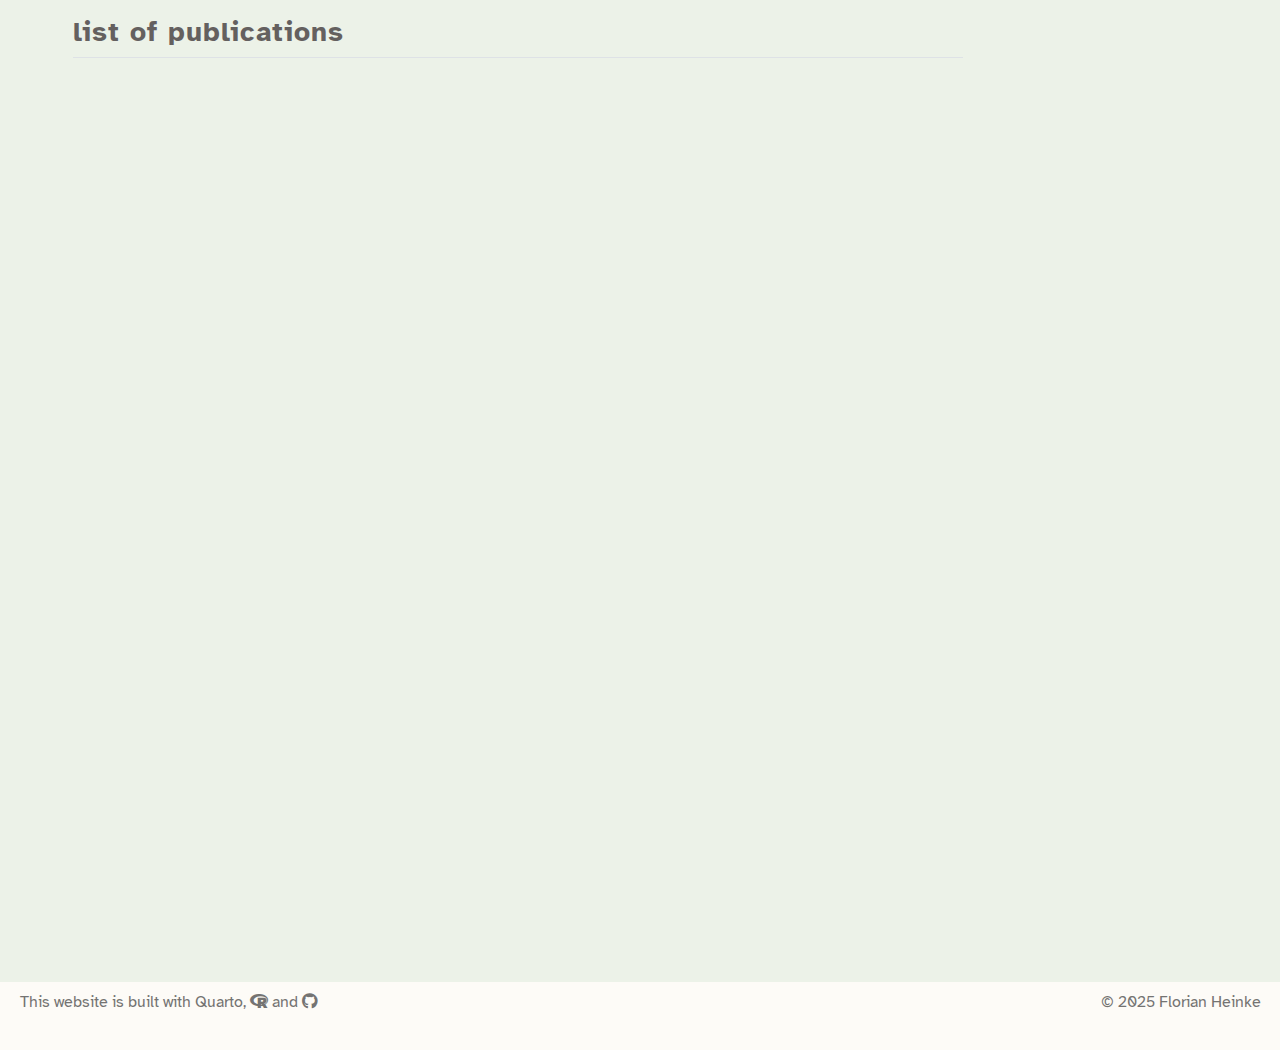
<file: vitae.html>
<!DOCTYPE html>
<html xmlns="http://www.w3.org/1999/xhtml" lang="en" xml:lang="en"><head>

<meta charset="utf-8">
<meta name="generator" content="quarto-1.7.32">

<meta name="viewport" content="width=device-width, initial-scale=1.0, user-scalable=yes">


<title>vitae – Florian Heinke</title>
<style>
code{white-space: pre-wrap;}
span.smallcaps{font-variant: small-caps;}
div.columns{display: flex; gap: min(4vw, 1.5em);}
div.column{flex: auto; overflow-x: auto;}
div.hanging-indent{margin-left: 1.5em; text-indent: -1.5em;}
ul.task-list{list-style: none;}
ul.task-list li input[type="checkbox"] {
  width: 0.8em;
  margin: 0 0.8em 0.2em -1em; /* quarto-specific, see https://github.com/quarto-dev/quarto-cli/issues/4556 */ 
  vertical-align: middle;
}
</style>


<script src="site_libs/quarto-nav/quarto-nav.js"></script>
<script src="site_libs/quarto-nav/headroom.min.js"></script>
<script src="site_libs/clipboard/clipboard.min.js"></script>
<script src="site_libs/quarto-search/autocomplete.umd.js"></script>
<script src="site_libs/quarto-search/fuse.min.js"></script>
<script src="site_libs/quarto-search/quarto-search.js"></script>
<meta name="quarto:offset" content="./">
<link href="./assets/icons/v1.purblack.png" rel="icon" type="image/png">
<script src="site_libs/quarto-html/quarto.js" type="module"></script>
<script src="site_libs/quarto-html/tabsets/tabsets.js" type="module"></script>
<script src="site_libs/quarto-html/popper.min.js"></script>
<script src="site_libs/quarto-html/tippy.umd.min.js"></script>
<script src="site_libs/quarto-html/anchor.min.js"></script>
<link href="site_libs/quarto-html/tippy.css" rel="stylesheet">
<link href="site_libs/quarto-html/quarto-syntax-highlighting-37eea08aefeeee20ff55810ff984fec1.css" rel="stylesheet" id="quarto-text-highlighting-styles">
<script src="site_libs/bootstrap/bootstrap.min.js"></script>
<link href="site_libs/bootstrap/bootstrap-icons.css" rel="stylesheet">
<link href="site_libs/bootstrap/bootstrap-b41dd91eb040a60b4bee5014b15de0be.min.css" rel="stylesheet" append-hash="true" id="quarto-bootstrap" data-mode="light">
<link href="site_libs/quarto-contrib/fontawesome6-1.2.0/all.min.css" rel="stylesheet">
<link href="site_libs/quarto-contrib/fontawesome6-1.2.0/latex-fontsize.css" rel="stylesheet">
<script id="quarto-search-options" type="application/json">{
  "location": "navbar",
  "copy-button": false,
  "collapse-after": 3,
  "panel-placement": "end",
  "type": "overlay",
  "limit": 50,
  "keyboard-shortcut": [
    "f",
    "/",
    "s"
  ],
  "show-item-context": false,
  "language": {
    "search-no-results-text": "No results",
    "search-matching-documents-text": "matching documents",
    "search-copy-link-title": "Copy link to search",
    "search-hide-matches-text": "Hide additional matches",
    "search-more-match-text": "more match in this document",
    "search-more-matches-text": "more matches in this document",
    "search-clear-button-title": "Clear",
    "search-text-placeholder": "",
    "search-detached-cancel-button-title": "Cancel",
    "search-submit-button-title": "Submit",
    "search-label": "Search"
  }
}</script>


<link rel="stylesheet" href="fonts.css">
</head>

<body class="nav-fixed quarto-light">

<div id="quarto-search-results"></div>
  <header id="quarto-header" class="headroom fixed-top quarto-banner">
    <nav class="navbar navbar-expand-lg " data-bs-theme="dark">
      <div class="navbar-container container-fluid">
      <div class="navbar-brand-container mx-auto">
    <a href="./index.html" class="navbar-brand navbar-brand-logo">
    <img src="./assets/icons/v1.purblack.png" alt="" class="navbar-logo">
    </a>
  </div>
            <div id="quarto-search" class="" title="Search"></div>
          <button class="navbar-toggler" type="button" data-bs-toggle="collapse" data-bs-target="#navbarCollapse" aria-controls="navbarCollapse" role="menu" aria-expanded="false" aria-label="Toggle navigation" onclick="if (window.quartoToggleHeadroom) { window.quartoToggleHeadroom(); }">
  <span class="navbar-toggler-icon"></span>
</button>
          <div class="collapse navbar-collapse" id="navbarCollapse">
            <ul class="navbar-nav navbar-nav-scroll ms-auto">
  <li class="nav-item">
    <a class="nav-link" href="./index.html"> 
<span class="menu-text">home</span></a>
  </li>  
  <li class="nav-item">
    <a class="nav-link" href="./about.html"> 
<span class="menu-text">about me</span></a>
  </li>  
  <li class="nav-item">
    <a class="nav-link active" href="./vitae.html" aria-current="page"> 
<span class="menu-text">vitae</span></a>
  </li>  
  <li class="nav-item">
    <a class="nav-link" href="./posts.html"> 
<span class="menu-text">posts &amp; projects</span></a>
  </li>  
  <li class="nav-item">
    <a class="nav-link" href="./courses.html"> 
<span class="menu-text">courses</span></a>
  </li>  
  <li class="nav-item dropdown ">
    <a class="nav-link dropdown-toggle" href="#" id="nav-menu-contact" role="link" data-bs-toggle="dropdown" aria-expanded="false">
 <span class="menu-text">contact</span>
    </a>
    <ul class="dropdown-menu dropdown-menu-end" aria-labelledby="nav-menu-contact">    
        <li>
    <a class="dropdown-item" href="https://bsky.app/profile/heineconk.bsky.social" target="_blank">
 <span class="dropdown-text"><i class="fa-brands fa-bluesky" aria-label="bluesky"></i> Bluesky</span></a>
  </li>  
        <li>
    <a class="dropdown-item" href="https://www.linkedin.com/in/florian-heinke-709a3b374/" target="_blank"><i class="bi bi-linkedin" role="img">
</i> 
 <span class="dropdown-text">LinkedIn</span></a>
  </li>  
        <li>
    <a class="dropdown-item" href="https://www.xing.com/profile/Florian_Heinke4" target="_blank">
 <span class="dropdown-text"><i class="fa-brands fa-xing" aria-label="xing"></i> Xing</span></a>
  </li>  
        <li>
    <a class="dropdown-item" href="mailto:heinke@hs-mittweida.de"><i class="bi bi-envelope" role="img">
</i> 
 <span class="dropdown-text">email</span></a>
  </li>  
        <li>
    <a class="dropdown-item" href="https://github.com/HeineConK" target="_blank"><i class="bi bi-github" role="img">
</i> 
 <span class="dropdown-text">GitHub</span></a>
  </li>  
    </ul>
  </li>
</ul>
          </div> <!-- /navcollapse -->
            <div class="quarto-navbar-tools">
</div>
      </div> <!-- /container-fluid -->
    </nav>
</header>
<!-- content -->
<header id="title-block-header" class="quarto-title-block default page-columns page-full">
  <div class="quarto-title-banner page-columns page-full">
    <div class="quarto-title column-page-left">
      <h1 class="title">vitae</h1>
                      </div>
  </div>
    
  
  <div class="quarto-title-meta column-page-left">

      
    
      
    </div>
    
  
  </header><div id="quarto-content" class="quarto-container page-columns page-rows-contents page-layout-full page-navbar">
<!-- sidebar -->
<!-- margin-sidebar -->
    <div id="quarto-margin-sidebar" class="sidebar margin-sidebar">
        <nav id="TOC" role="doc-toc" class="toc-active">
    <h2 id="toc-title">On this page</h2>
   
  <ul>
  <li><a href="#academic-appointments" id="toc-academic-appointments" class="nav-link active" data-scroll-target="#academic-appointments">academic appointments</a></li>
  <li><a href="#education" id="toc-education" class="nav-link" data-scroll-target="#education">education</a></li>
  <li><a href="#awards" id="toc-awards" class="nav-link" data-scroll-target="#awards">awards</a></li>
  <li><a href="#list-of-publications" id="toc-list-of-publications" class="nav-link" data-scroll-target="#list-of-publications">list of publications</a></li>
  </ul>
</nav>
    </div>
<!-- main -->
<main class="content quarto-banner-title-block column-page-left" id="quarto-document-content">





<section id="academic-appointments" class="level2">
<h2 class="anchored" data-anchor-id="academic-appointments">academic appointments</h2>
<div class="card">
<div class="position">
<p>Educator</p>
</div>
<div class="date">
<p>2019-Present</p>
</div>
<div class="location">
<p>Mittweida University of Applied Sciences (UAS)</p>
</div>
</div>
<div class="card">
<div class="position">
<p>Research Associate with the MINT-KOMPASS project <br> (KOMpetenz in der Lehre und<br>PASSgenauigkeit in der Beratung)</p>
</div>
<div class="date">
<p>2016-2019</p>
</div>
<div class="location">
<p>UAS Mittweida</p>
</div>
</div>
<div class="card">
<div class="position">
<p>Research Associate</p>
</div>
<div class="date">
<p>2015</p>
</div>
<div class="location">
<p>UAS Mittweida</p>
</div>
</div>
<div class="card">
<div class="position">
<p>PhD student,<br>funded by the European Social Fund (ESF)</p>
</div>
<div class="date">
<p>2012 - 2015</p>
</div>
<div class="location">
<p>TU Bergakademie Freiberg and UAS Mittweida</p>
</div>
</div>
<p><br> <br></p>
</section>
<section id="education" class="level2">
<h2 class="anchored" data-anchor-id="education">education</h2>
<div class="card">
<div class="position">
<p>M.Sc. in Molecular Biology/Bioinformatics</p>
</div>
<div class="date">
<p>2010-2012</p>
</div>
<div class="location">
<p>UAS Mittweida</p>
</div>
</div>
<div class="card">
<div class="position">
<p>B.Sc. in Biotechnology/Bioinformatics</p>
</div>
<div class="date">
<p>2007-2010</p>
</div>
<div class="location">
<p>UAS Mittweida</p>
</div>
</div>
<div class="card">
<div class="position">
<p>Abitur</p>
</div>
<div class="date">
<p>2006</p>
</div>
<div class="location">
<p>Gymnasium Burgstädt</p>
</div>
</div>
<p><br> <br></p>
</section>
<section id="awards" class="level2">
<h2 class="anchored" data-anchor-id="awards">awards</h2>
<div class="card">
<div class="position">
<p>Best Poster Award at the annual conference of the German Society for Legal Medicine <br> (Deutsche Gesellschaft für Rechtsmedizin)</p>
</div>
<div class="date">
<p>2024</p>
</div>
</div>
<div class="card">
<div class="position">
<p>Best Oral Presentation Award at the conference of the German Society for Anthropology <br> (Deutsche Gesellschaft für Anthropologie)</p>
</div>
<div class="date">
<p>2023</p>
</div>
</div>
<div class="card">
<div class="position">
<p>UAS Mittweida <a href="https://www.hs-mittweida.de/news/aktuell/7197/">Award</a> for excellence in teaching</p>
</div>
<div class="date">
<p>2021</p>
</div>
</div>
<div class="card">
<div class="position">
<p>Best Paper Award at the 7th and 8th IMMM <br> (International Conference on Advances in Information Mining and Management)</p>
</div>
<div class="date">
<p>2017 &amp; 2018</p>
</div>
</div>
<div class="card">
<div class="position">
<p>Best Paper Award at the 14. Nachwuchswissenschaftlerkonferenz</p>
</div>
<div class="date">
<p>2013</p>
</div>
</div>
<div class="card">
<div class="position">
<p><a href="https://gimi.hs-mittweida.de/">GIMI e.V.</a> Award for outstanding academic achievement</p>
</div>
<div class="date">
<p>2012</p>
</div>
</div>
<p><br> <br></p>
</section>
<section id="list-of-publications" class="level2">
<h2 class="anchored" data-anchor-id="list-of-publications">list of publications</h2>
<iframe src="./misc/LOP.pdf" width="100%" height="800px"></iframe>


</section>

</main> <!-- /main -->
<script id="quarto-html-after-body" type="application/javascript">
  window.document.addEventListener("DOMContentLoaded", function (event) {
    const icon = "";
    const anchorJS = new window.AnchorJS();
    anchorJS.options = {
      placement: 'right',
      icon: icon
    };
    anchorJS.add('.anchored');
    const isCodeAnnotation = (el) => {
      for (const clz of el.classList) {
        if (clz.startsWith('code-annotation-')) {                     
          return true;
        }
      }
      return false;
    }
    const onCopySuccess = function(e) {
      // button target
      const button = e.trigger;
      // don't keep focus
      button.blur();
      // flash "checked"
      button.classList.add('code-copy-button-checked');
      var currentTitle = button.getAttribute("title");
      button.setAttribute("title", "Copied!");
      let tooltip;
      if (window.bootstrap) {
        button.setAttribute("data-bs-toggle", "tooltip");
        button.setAttribute("data-bs-placement", "left");
        button.setAttribute("data-bs-title", "Copied!");
        tooltip = new bootstrap.Tooltip(button, 
          { trigger: "manual", 
            customClass: "code-copy-button-tooltip",
            offset: [0, -8]});
        tooltip.show();    
      }
      setTimeout(function() {
        if (tooltip) {
          tooltip.hide();
          button.removeAttribute("data-bs-title");
          button.removeAttribute("data-bs-toggle");
          button.removeAttribute("data-bs-placement");
        }
        button.setAttribute("title", currentTitle);
        button.classList.remove('code-copy-button-checked');
      }, 1000);
      // clear code selection
      e.clearSelection();
    }
    const getTextToCopy = function(trigger) {
        const codeEl = trigger.previousElementSibling.cloneNode(true);
        for (const childEl of codeEl.children) {
          if (isCodeAnnotation(childEl)) {
            childEl.remove();
          }
        }
        return codeEl.innerText;
    }
    const clipboard = new window.ClipboardJS('.code-copy-button:not([data-in-quarto-modal])', {
      text: getTextToCopy
    });
    clipboard.on('success', onCopySuccess);
    if (window.document.getElementById('quarto-embedded-source-code-modal')) {
      const clipboardModal = new window.ClipboardJS('.code-copy-button[data-in-quarto-modal]', {
        text: getTextToCopy,
        container: window.document.getElementById('quarto-embedded-source-code-modal')
      });
      clipboardModal.on('success', onCopySuccess);
    }
      var localhostRegex = new RegExp(/^(?:http|https):\/\/localhost\:?[0-9]*\//);
      var mailtoRegex = new RegExp(/^mailto:/);
        var filterRegex = new RegExp("https:\/\/heineconk\.github\.io\/");
      var isInternal = (href) => {
          return filterRegex.test(href) || localhostRegex.test(href) || mailtoRegex.test(href);
      }
      // Inspect non-navigation links and adorn them if external
     var links = window.document.querySelectorAll('a[href]:not(.nav-link):not(.navbar-brand):not(.toc-action):not(.sidebar-link):not(.sidebar-item-toggle):not(.pagination-link):not(.no-external):not([aria-hidden]):not(.dropdown-item):not(.quarto-navigation-tool):not(.about-link)');
      for (var i=0; i<links.length; i++) {
        const link = links[i];
        if (!isInternal(link.href)) {
          // undo the damage that might have been done by quarto-nav.js in the case of
          // links that we want to consider external
          if (link.dataset.originalHref !== undefined) {
            link.href = link.dataset.originalHref;
          }
        }
      }
    function tippyHover(el, contentFn, onTriggerFn, onUntriggerFn) {
      const config = {
        allowHTML: true,
        maxWidth: 500,
        delay: 100,
        arrow: false,
        appendTo: function(el) {
            return el.parentElement;
        },
        interactive: true,
        interactiveBorder: 10,
        theme: 'quarto',
        placement: 'bottom-start',
      };
      if (contentFn) {
        config.content = contentFn;
      }
      if (onTriggerFn) {
        config.onTrigger = onTriggerFn;
      }
      if (onUntriggerFn) {
        config.onUntrigger = onUntriggerFn;
      }
      window.tippy(el, config); 
    }
    const noterefs = window.document.querySelectorAll('a[role="doc-noteref"]');
    for (var i=0; i<noterefs.length; i++) {
      const ref = noterefs[i];
      tippyHover(ref, function() {
        // use id or data attribute instead here
        let href = ref.getAttribute('data-footnote-href') || ref.getAttribute('href');
        try { href = new URL(href).hash; } catch {}
        const id = href.replace(/^#\/?/, "");
        const note = window.document.getElementById(id);
        if (note) {
          return note.innerHTML;
        } else {
          return "";
        }
      });
    }
    const xrefs = window.document.querySelectorAll('a.quarto-xref');
    const processXRef = (id, note) => {
      // Strip column container classes
      const stripColumnClz = (el) => {
        el.classList.remove("page-full", "page-columns");
        if (el.children) {
          for (const child of el.children) {
            stripColumnClz(child);
          }
        }
      }
      stripColumnClz(note)
      if (id === null || id.startsWith('sec-')) {
        // Special case sections, only their first couple elements
        const container = document.createElement("div");
        if (note.children && note.children.length > 2) {
          container.appendChild(note.children[0].cloneNode(true));
          for (let i = 1; i < note.children.length; i++) {
            const child = note.children[i];
            if (child.tagName === "P" && child.innerText === "") {
              continue;
            } else {
              container.appendChild(child.cloneNode(true));
              break;
            }
          }
          if (window.Quarto?.typesetMath) {
            window.Quarto.typesetMath(container);
          }
          return container.innerHTML
        } else {
          if (window.Quarto?.typesetMath) {
            window.Quarto.typesetMath(note);
          }
          return note.innerHTML;
        }
      } else {
        // Remove any anchor links if they are present
        const anchorLink = note.querySelector('a.anchorjs-link');
        if (anchorLink) {
          anchorLink.remove();
        }
        if (window.Quarto?.typesetMath) {
          window.Quarto.typesetMath(note);
        }
        if (note.classList.contains("callout")) {
          return note.outerHTML;
        } else {
          return note.innerHTML;
        }
      }
    }
    for (var i=0; i<xrefs.length; i++) {
      const xref = xrefs[i];
      tippyHover(xref, undefined, function(instance) {
        instance.disable();
        let url = xref.getAttribute('href');
        let hash = undefined; 
        if (url.startsWith('#')) {
          hash = url;
        } else {
          try { hash = new URL(url).hash; } catch {}
        }
        if (hash) {
          const id = hash.replace(/^#\/?/, "");
          const note = window.document.getElementById(id);
          if (note !== null) {
            try {
              const html = processXRef(id, note.cloneNode(true));
              instance.setContent(html);
            } finally {
              instance.enable();
              instance.show();
            }
          } else {
            // See if we can fetch this
            fetch(url.split('#')[0])
            .then(res => res.text())
            .then(html => {
              const parser = new DOMParser();
              const htmlDoc = parser.parseFromString(html, "text/html");
              const note = htmlDoc.getElementById(id);
              if (note !== null) {
                const html = processXRef(id, note);
                instance.setContent(html);
              } 
            }).finally(() => {
              instance.enable();
              instance.show();
            });
          }
        } else {
          // See if we can fetch a full url (with no hash to target)
          // This is a special case and we should probably do some content thinning / targeting
          fetch(url)
          .then(res => res.text())
          .then(html => {
            const parser = new DOMParser();
            const htmlDoc = parser.parseFromString(html, "text/html");
            const note = htmlDoc.querySelector('main.content');
            if (note !== null) {
              // This should only happen for chapter cross references
              // (since there is no id in the URL)
              // remove the first header
              if (note.children.length > 0 && note.children[0].tagName === "HEADER") {
                note.children[0].remove();
              }
              const html = processXRef(null, note);
              instance.setContent(html);
            } 
          }).finally(() => {
            instance.enable();
            instance.show();
          });
        }
      }, function(instance) {
      });
    }
        let selectedAnnoteEl;
        const selectorForAnnotation = ( cell, annotation) => {
          let cellAttr = 'data-code-cell="' + cell + '"';
          let lineAttr = 'data-code-annotation="' +  annotation + '"';
          const selector = 'span[' + cellAttr + '][' + lineAttr + ']';
          return selector;
        }
        const selectCodeLines = (annoteEl) => {
          const doc = window.document;
          const targetCell = annoteEl.getAttribute("data-target-cell");
          const targetAnnotation = annoteEl.getAttribute("data-target-annotation");
          const annoteSpan = window.document.querySelector(selectorForAnnotation(targetCell, targetAnnotation));
          const lines = annoteSpan.getAttribute("data-code-lines").split(",");
          const lineIds = lines.map((line) => {
            return targetCell + "-" + line;
          })
          let top = null;
          let height = null;
          let parent = null;
          if (lineIds.length > 0) {
              //compute the position of the single el (top and bottom and make a div)
              const el = window.document.getElementById(lineIds[0]);
              top = el.offsetTop;
              height = el.offsetHeight;
              parent = el.parentElement.parentElement;
            if (lineIds.length > 1) {
              const lastEl = window.document.getElementById(lineIds[lineIds.length - 1]);
              const bottom = lastEl.offsetTop + lastEl.offsetHeight;
              height = bottom - top;
            }
            if (top !== null && height !== null && parent !== null) {
              // cook up a div (if necessary) and position it 
              let div = window.document.getElementById("code-annotation-line-highlight");
              if (div === null) {
                div = window.document.createElement("div");
                div.setAttribute("id", "code-annotation-line-highlight");
                div.style.position = 'absolute';
                parent.appendChild(div);
              }
              div.style.top = top - 2 + "px";
              div.style.height = height + 4 + "px";
              div.style.left = 0;
              let gutterDiv = window.document.getElementById("code-annotation-line-highlight-gutter");
              if (gutterDiv === null) {
                gutterDiv = window.document.createElement("div");
                gutterDiv.setAttribute("id", "code-annotation-line-highlight-gutter");
                gutterDiv.style.position = 'absolute';
                const codeCell = window.document.getElementById(targetCell);
                const gutter = codeCell.querySelector('.code-annotation-gutter');
                gutter.appendChild(gutterDiv);
              }
              gutterDiv.style.top = top - 2 + "px";
              gutterDiv.style.height = height + 4 + "px";
            }
            selectedAnnoteEl = annoteEl;
          }
        };
        const unselectCodeLines = () => {
          const elementsIds = ["code-annotation-line-highlight", "code-annotation-line-highlight-gutter"];
          elementsIds.forEach((elId) => {
            const div = window.document.getElementById(elId);
            if (div) {
              div.remove();
            }
          });
          selectedAnnoteEl = undefined;
        };
          // Handle positioning of the toggle
      window.addEventListener(
        "resize",
        throttle(() => {
          elRect = undefined;
          if (selectedAnnoteEl) {
            selectCodeLines(selectedAnnoteEl);
          }
        }, 10)
      );
      function throttle(fn, ms) {
      let throttle = false;
      let timer;
        return (...args) => {
          if(!throttle) { // first call gets through
              fn.apply(this, args);
              throttle = true;
          } else { // all the others get throttled
              if(timer) clearTimeout(timer); // cancel #2
              timer = setTimeout(() => {
                fn.apply(this, args);
                timer = throttle = false;
              }, ms);
          }
        };
      }
        // Attach click handler to the DT
        const annoteDls = window.document.querySelectorAll('dt[data-target-cell]');
        for (const annoteDlNode of annoteDls) {
          annoteDlNode.addEventListener('click', (event) => {
            const clickedEl = event.target;
            if (clickedEl !== selectedAnnoteEl) {
              unselectCodeLines();
              const activeEl = window.document.querySelector('dt[data-target-cell].code-annotation-active');
              if (activeEl) {
                activeEl.classList.remove('code-annotation-active');
              }
              selectCodeLines(clickedEl);
              clickedEl.classList.add('code-annotation-active');
            } else {
              // Unselect the line
              unselectCodeLines();
              clickedEl.classList.remove('code-annotation-active');
            }
          });
        }
    const findCites = (el) => {
      const parentEl = el.parentElement;
      if (parentEl) {
        const cites = parentEl.dataset.cites;
        if (cites) {
          return {
            el,
            cites: cites.split(' ')
          };
        } else {
          return findCites(el.parentElement)
        }
      } else {
        return undefined;
      }
    };
    var bibliorefs = window.document.querySelectorAll('a[role="doc-biblioref"]');
    for (var i=0; i<bibliorefs.length; i++) {
      const ref = bibliorefs[i];
      const citeInfo = findCites(ref);
      if (citeInfo) {
        tippyHover(citeInfo.el, function() {
          var popup = window.document.createElement('div');
          citeInfo.cites.forEach(function(cite) {
            var citeDiv = window.document.createElement('div');
            citeDiv.classList.add('hanging-indent');
            citeDiv.classList.add('csl-entry');
            var biblioDiv = window.document.getElementById('ref-' + cite);
            if (biblioDiv) {
              citeDiv.innerHTML = biblioDiv.innerHTML;
            }
            popup.appendChild(citeDiv);
          });
          return popup.innerHTML;
        });
      }
    }
  });
  </script>
</div> <!-- /content -->
<footer class="footer">
  <div class="nav-footer">
    <div class="nav-footer-left">
<p>This website is built with <a href="https://quarto.org/" target="_blank">Quarto</a>, <a href="https://www.r-project.org/about.html" target="_blank"><i class="fa-brands fa-r-project" title="R Project" aria-label="r-project"></i></a> and <a href="https://github.com" target="_blank"><i class="fa-brands fa-github" title="GitHub octocat logo" aria-label="github"></i></a></p>
</div>   
    <div class="nav-footer-center">
      &nbsp;
    </div>
    <div class="nav-footer-right">
<p>© 2025 Florian Heinke</p>
</div>
  </div>
</footer>




</body></html>
</file>
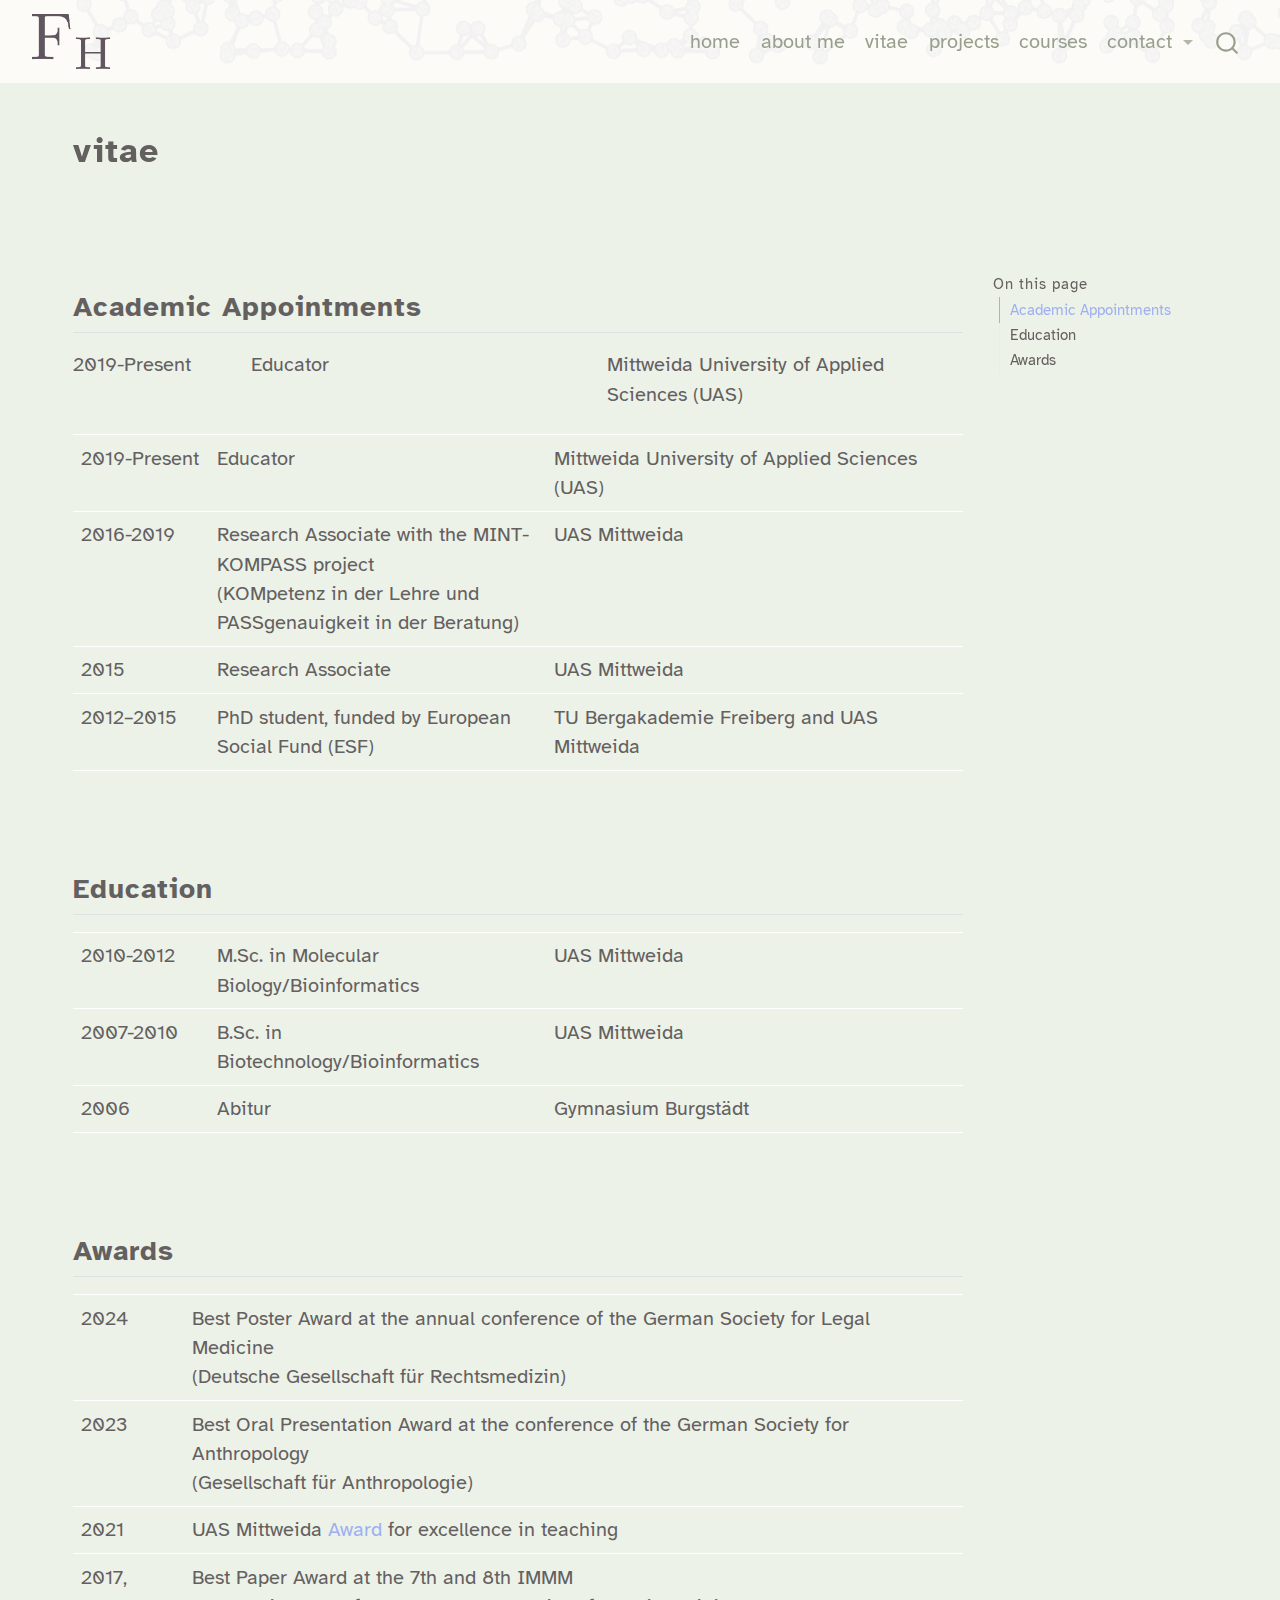
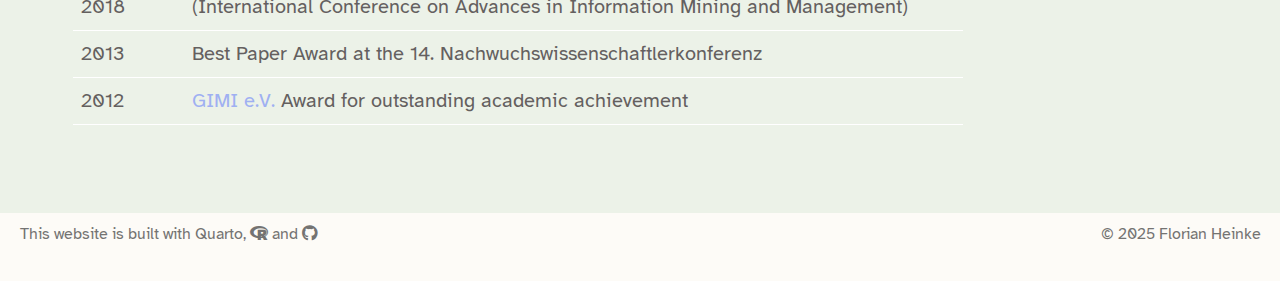
<file: qmd.backups/vita.bue.html>
<!DOCTYPE html>
<html xmlns="http://www.w3.org/1999/xhtml" lang="en" xml:lang="en"><head>

<meta charset="utf-8">
<meta name="generator" content="quarto-1.5.56">

<meta name="viewport" content="width=device-width, initial-scale=1.0, user-scalable=yes">


<title>vitae – Florian Heinke</title>
<style>
code{white-space: pre-wrap;}
span.smallcaps{font-variant: small-caps;}
div.columns{display: flex; gap: min(4vw, 1.5em);}
div.column{flex: auto; overflow-x: auto;}
div.hanging-indent{margin-left: 1.5em; text-indent: -1.5em;}
ul.task-list{list-style: none;}
ul.task-list li input[type="checkbox"] {
  width: 0.8em;
  margin: 0 0.8em 0.2em -1em; /* quarto-specific, see https://github.com/quarto-dev/quarto-cli/issues/4556 */ 
  vertical-align: middle;
}
</style>


<script src="../site_libs/quarto-nav/quarto-nav.js"></script>
<script src="../site_libs/quarto-nav/headroom.min.js"></script>
<script src="../site_libs/clipboard/clipboard.min.js"></script>
<script src="../site_libs/quarto-search/autocomplete.umd.js"></script>
<script src="../site_libs/quarto-search/fuse.min.js"></script>
<script src="../site_libs/quarto-search/quarto-search.js"></script>
<meta name="quarto:offset" content="../">
<link href="../assets/icons/v1.purblack.png" rel="icon" type="image/png">
<script src="../site_libs/quarto-html/quarto.js"></script>
<script src="../site_libs/quarto-html/popper.min.js"></script>
<script src="../site_libs/quarto-html/tippy.umd.min.js"></script>
<script src="../site_libs/quarto-html/anchor.min.js"></script>
<link href="../site_libs/quarto-html/tippy.css" rel="stylesheet">
<link href="../site_libs/quarto-html/quarto-syntax-highlighting.css" rel="stylesheet" id="quarto-text-highlighting-styles">
<script src="../site_libs/bootstrap/bootstrap.min.js"></script>
<link href="../site_libs/bootstrap/bootstrap-icons.css" rel="stylesheet">
<link href="../site_libs/bootstrap/bootstrap.min.css" rel="stylesheet" id="quarto-bootstrap" data-mode="light">
<link href="../site_libs/quarto-contrib/fontawesome6-1.2.0/all.min.css" rel="stylesheet">
<link href="../site_libs/quarto-contrib/fontawesome6-1.2.0/latex-fontsize.css" rel="stylesheet">
<script id="quarto-search-options" type="application/json">{
  "location": "navbar",
  "copy-button": false,
  "collapse-after": 3,
  "panel-placement": "end",
  "type": "overlay",
  "limit": 50,
  "keyboard-shortcut": [
    "f",
    "/",
    "s"
  ],
  "show-item-context": false,
  "language": {
    "search-no-results-text": "No results",
    "search-matching-documents-text": "matching documents",
    "search-copy-link-title": "Copy link to search",
    "search-hide-matches-text": "Hide additional matches",
    "search-more-match-text": "more match in this document",
    "search-more-matches-text": "more matches in this document",
    "search-clear-button-title": "Clear",
    "search-text-placeholder": "",
    "search-detached-cancel-button-title": "Cancel",
    "search-submit-button-title": "Submit",
    "search-label": "Search"
  }
}</script>


</head>

<body class="nav-fixed">

<div id="quarto-search-results"></div>
  <header id="quarto-header" class="headroom fixed-top quarto-banner">
    <nav class="navbar navbar-expand-lg " data-bs-theme="dark">
      <div class="navbar-container container-fluid">
      <div class="navbar-brand-container mx-auto">
    <a href="../index.html" class="navbar-brand navbar-brand-logo">
    <img src="../assets/icons/v1.purblack.png" alt="" class="navbar-logo">
    </a>
  </div>
            <div id="quarto-search" class="" title="Search"></div>
          <button class="navbar-toggler" type="button" data-bs-toggle="collapse" data-bs-target="#navbarCollapse" aria-controls="navbarCollapse" role="menu" aria-expanded="false" aria-label="Toggle navigation" onclick="if (window.quartoToggleHeadroom) { window.quartoToggleHeadroom(); }">
  <span class="navbar-toggler-icon"></span>
</button>
          <div class="collapse navbar-collapse" id="navbarCollapse">
            <ul class="navbar-nav navbar-nav-scroll ms-auto">
  <li class="nav-item">
    <a class="nav-link" href="../index.html"> 
<span class="menu-text">home</span></a>
  </li>  
  <li class="nav-item">
    <a class="nav-link" href="../about.html"> 
<span class="menu-text">about me</span></a>
  </li>  
  <li class="nav-item">
    <a class="nav-link" href="../vitae.html"> 
<span class="menu-text">vitae</span></a>
  </li>  
  <li class="nav-item">
    <a class="nav-link" href="../projects.html"> 
<span class="menu-text">projects</span></a>
  </li>  
  <li class="nav-item">
    <a class="nav-link" href="../courses.html"> 
<span class="menu-text">courses</span></a>
  </li>  
  <li class="nav-item dropdown ">
    <a class="nav-link dropdown-toggle" href="#" id="nav-menu-contact" role="link" data-bs-toggle="dropdown" aria-expanded="false">
 <span class="menu-text">contact</span>
    </a>
    <ul class="dropdown-menu dropdown-menu-end" aria-labelledby="nav-menu-contact">    
        <li>
    <a class="dropdown-item" href="https://bsky.app/profile/heineconk.bsky.social" target="_blank">
 <span class="dropdown-text"><i class="fa-brands fa-bluesky" aria-label="bluesky"></i> Bluesky</span></a>
  </li>  
        <li>
    <a class="dropdown-item" href="https://www.linkedin.com/in/" target="_blank"><i class="bi bi-linkedin" role="img">
</i> 
 <span class="dropdown-text">LinkedIn</span></a>
  </li>  
        <li>
    <a class="dropdown-item" href="https://www.xing.com/profile/Florian_Heinke4" target="_blank">
 <span class="dropdown-text"><i class="fa-brands fa-xing" aria-label="xing"></i> Xing</span></a>
  </li>  
        <li>
    <a class="dropdown-item" href="mailto:heinke@hs-mittweida.de"><i class="bi bi-envelope" role="img">
</i> 
 <span class="dropdown-text">email</span></a>
  </li>  
        <li>
    <a class="dropdown-item" href="https://github.com/HeineConK" target="_blank"><i class="bi bi-github" role="img">
</i> 
 <span class="dropdown-text">GitHub</span></a>
  </li>  
    </ul>
  </li>
</ul>
          </div> <!-- /navcollapse -->
            <div class="quarto-navbar-tools">
</div>
      </div> <!-- /container-fluid -->
    </nav>
</header>
<!-- content -->
<header id="title-block-header" class="quarto-title-block default page-columns page-full">
  <div class="quarto-title-banner page-columns page-full">
    <div class="quarto-title column-page-left">
      <h1 class="title">vitae</h1>
                      </div>
  </div>
    
  
  <div class="quarto-title-meta column-page-left">

      
    
      
    </div>
    
  
  </header><div id="quarto-content" class="quarto-container page-columns page-rows-contents page-layout-full page-navbar">
<!-- sidebar -->
<!-- margin-sidebar -->
    <div id="quarto-margin-sidebar" class="sidebar margin-sidebar">
        <nav id="TOC" role="doc-toc" class="toc-active">
    <h2 id="toc-title">On this page</h2>
   
  <ul>
  <li><a href="#academic-appointments" id="toc-academic-appointments" class="nav-link active" data-scroll-target="#academic-appointments">Academic Appointments</a></li>
  <li><a href="#education" id="toc-education" class="nav-link" data-scroll-target="#education">Education</a></li>
  <li><a href="#awards" id="toc-awards" class="nav-link" data-scroll-target="#awards">Awards</a></li>
  </ul>
</nav>
    </div>
<!-- main -->
<main class="content quarto-banner-title-block column-page-left" id="quarto-document-content">





<section id="academic-appointments" class="level2">
<h2 class="anchored" data-anchor-id="academic-appointments">Academic Appointments</h2>
<div class="columns">
<div class="column" style="width:20%;">
<p>2019-Present</p>
</div><div class="column" style="width:40%;">
<p>Educator</p>
</div><div class="column" style="width:40%;">
<p>Mittweida University of Applied Sciences (UAS)</p>
</div>
</div>
<table class="caption-top table">
<colgroup>
<col style="width: 15%">
<col style="width: 37%">
<col style="width: 46%">
</colgroup>
<tbody>
<tr class="odd">
<td>2019-Present</td>
<td>Educator</td>
<td>Mittweida University of Applied Sciences (UAS)</td>
</tr>
<tr class="even">
<td>2016-2019</td>
<td>Research Associate with the MINT-KOMPASS project <br> (KOMpetenz in der Lehre und PASSgenauigkeit in der Beratung)</td>
<td>UAS Mittweida</td>
</tr>
<tr class="odd">
<td>2015</td>
<td>Research Associate</td>
<td>UAS Mittweida</td>
</tr>
<tr class="even">
<td>2012–2015</td>
<td>PhD student, funded by European Social Fund (ESF)</td>
<td>TU Bergakademie Freiberg and UAS Mittweida</td>
</tr>
</tbody>
</table>
<p><br> <br></p>
</section>
<section id="education" class="level2">
<h2 class="anchored" data-anchor-id="education">Education</h2>
<table class="caption-top table">
<colgroup>
<col style="width: 15%">
<col style="width: 37%">
<col style="width: 46%">
</colgroup>
<tbody>
<tr class="odd">
<td>2010-2012</td>
<td>M.Sc. in Molecular Biology/Bioinformatics</td>
<td>UAS Mittweida</td>
</tr>
<tr class="even">
<td>2007-2010</td>
<td>B.Sc. in Biotechnology/Bioinformatics</td>
<td>UAS Mittweida</td>
</tr>
<tr class="odd">
<td>2006</td>
<td>Abitur</td>
<td>Gymnasium Burgstädt</td>
</tr>
</tbody>
</table>
<p><br> <br></p>
</section>
<section id="awards" class="level2">
<h2 class="anchored" data-anchor-id="awards">Awards</h2>
<table class="caption-top table">
<tbody>
<tr class="odd">
<td>2024</td>
<td>Best Poster Award at the annual conference of the German Society for Legal Medicine <br> (Deutsche Gesellschaft für Rechtsmedizin)</td>
</tr>
<tr class="even">
<td>2023</td>
<td>Best Oral Presentation Award at the conference of the German Society for Anthropology <br> (Gesellschaft für Anthropologie)</td>
</tr>
<tr class="odd">
<td>2021</td>
<td>UAS Mittweida <a href="https://www.hs-mittweida.de/news/aktuell/7197/">Award</a> for excellence in teaching</td>
</tr>
<tr class="even">
<td>2017, 2018</td>
<td>Best Paper Award at the 7th and 8th IMMM <br> (International Conference on Advances in Information Mining and Management)</td>
</tr>
<tr class="odd">
<td>2013</td>
<td>Best Paper Award at the 14. Nachwuchswissenschaftlerkonferenz</td>
</tr>
<tr class="even">
<td>2012</td>
<td><a href="https://gimi.hs-mittweida.de/">GIMI e.V.</a> Award for outstanding academic achievement</td>
</tr>
</tbody>
</table>
<!-- ::: {.column-screen} -->
<!-- ::: {.grid} -->
<!-- ::: {.g-col-12 .g-col-md-4}  -->
<!-- **Academic Appointments** -->
<!-- |               |                                   |                                            | -->
<!-- |---------------|-----------------------------------|--------------------------------------------| -->
<!-- | 2019-Present  | Educator        | Mittweida University of Applied Sciences (UAS)    | -->
<!-- | 2016-2019     | Research Associate with the MINT-KOMPASS project </br> (KOMpetenz in der Lehre und PASSgenauigkeit in der Beratung)        | UAS Mittweida   | -->
<!-- | 2015          | Research Associate          | UAS Mittweida   | -->
<!-- | 2012–2015     | PhD student, funded by European Social Fund (ESF) | TU Bergakademie Freiberg and UAS Mittweida            | -->
<!-- ::: -->
<!-- ::: {.g-col-12 .g-col-md-4}  -->
<!-- **Education** -->
<!-- |               |                           |                                    | -->
<!-- |------------|-----------------------------|------------------------------------| -->
<!-- | 2010-2012     | M.Sc. in Molecular Biology/Bioinformatics     | UAS Mittweida                | -->
<!-- | 2007-2010     | B.Sc. in Biotechnology/Bioinformatics      | UAS Mittweida                  | -->
<!-- | 2006          | Abitur      | Gymnasium Burgstädt                | -->
<!-- ::: -->
<!-- ::: {.g-col-12 .g-col-md-4}  -->
<!-- **Awards** -->
<!-- |               |                           |  -->
<!-- |------------|-----------------------------| -->
<!-- | 2024     | Best Poster Award at the annual conference of the German Society for Legal Medicine </br> (Deutsche Gesellschaft für Rechtsmedizin)      |  -->
<!-- | 2023     | Best Oral Presentation Award at the conference of the German Society for Anthropology </br> (Gesellschaft für Anthropologie)      |  -->
<!-- | 2021     | UAS Mittweida [Award](https://www.hs-mittweida.de/news/aktuell/7197/) for excellence in teaching      |  -->
<!-- | 2017, 2018     | Best Paper Award at the 7th and 8th IMMM </br> (International Conference on Advances in Information Mining and Management)     | -->
<!-- | 2013     | Best Paper Award at the 14. Nachwuchswissenschaftlerkonferenz      |  -->
<!-- | 2012          | [GIMI e.V.](https://gimi.hs-mittweida.de/) Award for outstanding academic achievement      | -->
<!-- ::: -->
<!-- ::: -->
<!-- ::: -->


</section>

</main> <!-- /main -->
<script id="quarto-html-after-body" type="application/javascript">
window.document.addEventListener("DOMContentLoaded", function (event) {
  const toggleBodyColorMode = (bsSheetEl) => {
    const mode = bsSheetEl.getAttribute("data-mode");
    const bodyEl = window.document.querySelector("body");
    if (mode === "dark") {
      bodyEl.classList.add("quarto-dark");
      bodyEl.classList.remove("quarto-light");
    } else {
      bodyEl.classList.add("quarto-light");
      bodyEl.classList.remove("quarto-dark");
    }
  }
  const toggleBodyColorPrimary = () => {
    const bsSheetEl = window.document.querySelector("link#quarto-bootstrap");
    if (bsSheetEl) {
      toggleBodyColorMode(bsSheetEl);
    }
  }
  toggleBodyColorPrimary();  
  const icon = "";
  const anchorJS = new window.AnchorJS();
  anchorJS.options = {
    placement: 'right',
    icon: icon
  };
  anchorJS.add('.anchored');
  const isCodeAnnotation = (el) => {
    for (const clz of el.classList) {
      if (clz.startsWith('code-annotation-')) {                     
        return true;
      }
    }
    return false;
  }
  const onCopySuccess = function(e) {
    // button target
    const button = e.trigger;
    // don't keep focus
    button.blur();
    // flash "checked"
    button.classList.add('code-copy-button-checked');
    var currentTitle = button.getAttribute("title");
    button.setAttribute("title", "Copied!");
    let tooltip;
    if (window.bootstrap) {
      button.setAttribute("data-bs-toggle", "tooltip");
      button.setAttribute("data-bs-placement", "left");
      button.setAttribute("data-bs-title", "Copied!");
      tooltip = new bootstrap.Tooltip(button, 
        { trigger: "manual", 
          customClass: "code-copy-button-tooltip",
          offset: [0, -8]});
      tooltip.show();    
    }
    setTimeout(function() {
      if (tooltip) {
        tooltip.hide();
        button.removeAttribute("data-bs-title");
        button.removeAttribute("data-bs-toggle");
        button.removeAttribute("data-bs-placement");
      }
      button.setAttribute("title", currentTitle);
      button.classList.remove('code-copy-button-checked');
    }, 1000);
    // clear code selection
    e.clearSelection();
  }
  const getTextToCopy = function(trigger) {
      const codeEl = trigger.previousElementSibling.cloneNode(true);
      for (const childEl of codeEl.children) {
        if (isCodeAnnotation(childEl)) {
          childEl.remove();
        }
      }
      return codeEl.innerText;
  }
  const clipboard = new window.ClipboardJS('.code-copy-button:not([data-in-quarto-modal])', {
    text: getTextToCopy
  });
  clipboard.on('success', onCopySuccess);
  if (window.document.getElementById('quarto-embedded-source-code-modal')) {
    // For code content inside modals, clipBoardJS needs to be initialized with a container option
    // TODO: Check when it could be a function (https://github.com/zenorocha/clipboard.js/issues/860)
    const clipboardModal = new window.ClipboardJS('.code-copy-button[data-in-quarto-modal]', {
      text: getTextToCopy,
      container: window.document.getElementById('quarto-embedded-source-code-modal')
    });
    clipboardModal.on('success', onCopySuccess);
  }
    var localhostRegex = new RegExp(/^(?:http|https):\/\/localhost\:?[0-9]*\//);
    var mailtoRegex = new RegExp(/^mailto:/);
      var filterRegex = new RegExp("https:\/\/heineconk\.github\.io\/");
    var isInternal = (href) => {
        return filterRegex.test(href) || localhostRegex.test(href) || mailtoRegex.test(href);
    }
    // Inspect non-navigation links and adorn them if external
 	var links = window.document.querySelectorAll('a[href]:not(.nav-link):not(.navbar-brand):not(.toc-action):not(.sidebar-link):not(.sidebar-item-toggle):not(.pagination-link):not(.no-external):not([aria-hidden]):not(.dropdown-item):not(.quarto-navigation-tool):not(.about-link)');
    for (var i=0; i<links.length; i++) {
      const link = links[i];
      if (!isInternal(link.href)) {
        // undo the damage that might have been done by quarto-nav.js in the case of
        // links that we want to consider external
        if (link.dataset.originalHref !== undefined) {
          link.href = link.dataset.originalHref;
        }
      }
    }
  function tippyHover(el, contentFn, onTriggerFn, onUntriggerFn) {
    const config = {
      allowHTML: true,
      maxWidth: 500,
      delay: 100,
      arrow: false,
      appendTo: function(el) {
          return el.parentElement;
      },
      interactive: true,
      interactiveBorder: 10,
      theme: 'quarto',
      placement: 'bottom-start',
    };
    if (contentFn) {
      config.content = contentFn;
    }
    if (onTriggerFn) {
      config.onTrigger = onTriggerFn;
    }
    if (onUntriggerFn) {
      config.onUntrigger = onUntriggerFn;
    }
    window.tippy(el, config); 
  }
  const noterefs = window.document.querySelectorAll('a[role="doc-noteref"]');
  for (var i=0; i<noterefs.length; i++) {
    const ref = noterefs[i];
    tippyHover(ref, function() {
      // use id or data attribute instead here
      let href = ref.getAttribute('data-footnote-href') || ref.getAttribute('href');
      try { href = new URL(href).hash; } catch {}
      const id = href.replace(/^#\/?/, "");
      const note = window.document.getElementById(id);
      if (note) {
        return note.innerHTML;
      } else {
        return "";
      }
    });
  }
  const xrefs = window.document.querySelectorAll('a.quarto-xref');
  const processXRef = (id, note) => {
    // Strip column container classes
    const stripColumnClz = (el) => {
      el.classList.remove("page-full", "page-columns");
      if (el.children) {
        for (const child of el.children) {
          stripColumnClz(child);
        }
      }
    }
    stripColumnClz(note)
    if (id === null || id.startsWith('sec-')) {
      // Special case sections, only their first couple elements
      const container = document.createElement("div");
      if (note.children && note.children.length > 2) {
        container.appendChild(note.children[0].cloneNode(true));
        for (let i = 1; i < note.children.length; i++) {
          const child = note.children[i];
          if (child.tagName === "P" && child.innerText === "") {
            continue;
          } else {
            container.appendChild(child.cloneNode(true));
            break;
          }
        }
        if (window.Quarto?.typesetMath) {
          window.Quarto.typesetMath(container);
        }
        return container.innerHTML
      } else {
        if (window.Quarto?.typesetMath) {
          window.Quarto.typesetMath(note);
        }
        return note.innerHTML;
      }
    } else {
      // Remove any anchor links if they are present
      const anchorLink = note.querySelector('a.anchorjs-link');
      if (anchorLink) {
        anchorLink.remove();
      }
      if (window.Quarto?.typesetMath) {
        window.Quarto.typesetMath(note);
      }
      // TODO in 1.5, we should make sure this works without a callout special case
      if (note.classList.contains("callout")) {
        return note.outerHTML;
      } else {
        return note.innerHTML;
      }
    }
  }
  for (var i=0; i<xrefs.length; i++) {
    const xref = xrefs[i];
    tippyHover(xref, undefined, function(instance) {
      instance.disable();
      let url = xref.getAttribute('href');
      let hash = undefined; 
      if (url.startsWith('#')) {
        hash = url;
      } else {
        try { hash = new URL(url).hash; } catch {}
      }
      if (hash) {
        const id = hash.replace(/^#\/?/, "");
        const note = window.document.getElementById(id);
        if (note !== null) {
          try {
            const html = processXRef(id, note.cloneNode(true));
            instance.setContent(html);
          } finally {
            instance.enable();
            instance.show();
          }
        } else {
          // See if we can fetch this
          fetch(url.split('#')[0])
          .then(res => res.text())
          .then(html => {
            const parser = new DOMParser();
            const htmlDoc = parser.parseFromString(html, "text/html");
            const note = htmlDoc.getElementById(id);
            if (note !== null) {
              const html = processXRef(id, note);
              instance.setContent(html);
            } 
          }).finally(() => {
            instance.enable();
            instance.show();
          });
        }
      } else {
        // See if we can fetch a full url (with no hash to target)
        // This is a special case and we should probably do some content thinning / targeting
        fetch(url)
        .then(res => res.text())
        .then(html => {
          const parser = new DOMParser();
          const htmlDoc = parser.parseFromString(html, "text/html");
          const note = htmlDoc.querySelector('main.content');
          if (note !== null) {
            // This should only happen for chapter cross references
            // (since there is no id in the URL)
            // remove the first header
            if (note.children.length > 0 && note.children[0].tagName === "HEADER") {
              note.children[0].remove();
            }
            const html = processXRef(null, note);
            instance.setContent(html);
          } 
        }).finally(() => {
          instance.enable();
          instance.show();
        });
      }
    }, function(instance) {
    });
  }
      let selectedAnnoteEl;
      const selectorForAnnotation = ( cell, annotation) => {
        let cellAttr = 'data-code-cell="' + cell + '"';
        let lineAttr = 'data-code-annotation="' +  annotation + '"';
        const selector = 'span[' + cellAttr + '][' + lineAttr + ']';
        return selector;
      }
      const selectCodeLines = (annoteEl) => {
        const doc = window.document;
        const targetCell = annoteEl.getAttribute("data-target-cell");
        const targetAnnotation = annoteEl.getAttribute("data-target-annotation");
        const annoteSpan = window.document.querySelector(selectorForAnnotation(targetCell, targetAnnotation));
        const lines = annoteSpan.getAttribute("data-code-lines").split(",");
        const lineIds = lines.map((line) => {
          return targetCell + "-" + line;
        })
        let top = null;
        let height = null;
        let parent = null;
        if (lineIds.length > 0) {
            //compute the position of the single el (top and bottom and make a div)
            const el = window.document.getElementById(lineIds[0]);
            top = el.offsetTop;
            height = el.offsetHeight;
            parent = el.parentElement.parentElement;
          if (lineIds.length > 1) {
            const lastEl = window.document.getElementById(lineIds[lineIds.length - 1]);
            const bottom = lastEl.offsetTop + lastEl.offsetHeight;
            height = bottom - top;
          }
          if (top !== null && height !== null && parent !== null) {
            // cook up a div (if necessary) and position it 
            let div = window.document.getElementById("code-annotation-line-highlight");
            if (div === null) {
              div = window.document.createElement("div");
              div.setAttribute("id", "code-annotation-line-highlight");
              div.style.position = 'absolute';
              parent.appendChild(div);
            }
            div.style.top = top - 2 + "px";
            div.style.height = height + 4 + "px";
            div.style.left = 0;
            let gutterDiv = window.document.getElementById("code-annotation-line-highlight-gutter");
            if (gutterDiv === null) {
              gutterDiv = window.document.createElement("div");
              gutterDiv.setAttribute("id", "code-annotation-line-highlight-gutter");
              gutterDiv.style.position = 'absolute';
              const codeCell = window.document.getElementById(targetCell);
              const gutter = codeCell.querySelector('.code-annotation-gutter');
              gutter.appendChild(gutterDiv);
            }
            gutterDiv.style.top = top - 2 + "px";
            gutterDiv.style.height = height + 4 + "px";
          }
          selectedAnnoteEl = annoteEl;
        }
      };
      const unselectCodeLines = () => {
        const elementsIds = ["code-annotation-line-highlight", "code-annotation-line-highlight-gutter"];
        elementsIds.forEach((elId) => {
          const div = window.document.getElementById(elId);
          if (div) {
            div.remove();
          }
        });
        selectedAnnoteEl = undefined;
      };
        // Handle positioning of the toggle
    window.addEventListener(
      "resize",
      throttle(() => {
        elRect = undefined;
        if (selectedAnnoteEl) {
          selectCodeLines(selectedAnnoteEl);
        }
      }, 10)
    );
    function throttle(fn, ms) {
    let throttle = false;
    let timer;
      return (...args) => {
        if(!throttle) { // first call gets through
            fn.apply(this, args);
            throttle = true;
        } else { // all the others get throttled
            if(timer) clearTimeout(timer); // cancel #2
            timer = setTimeout(() => {
              fn.apply(this, args);
              timer = throttle = false;
            }, ms);
        }
      };
    }
      // Attach click handler to the DT
      const annoteDls = window.document.querySelectorAll('dt[data-target-cell]');
      for (const annoteDlNode of annoteDls) {
        annoteDlNode.addEventListener('click', (event) => {
          const clickedEl = event.target;
          if (clickedEl !== selectedAnnoteEl) {
            unselectCodeLines();
            const activeEl = window.document.querySelector('dt[data-target-cell].code-annotation-active');
            if (activeEl) {
              activeEl.classList.remove('code-annotation-active');
            }
            selectCodeLines(clickedEl);
            clickedEl.classList.add('code-annotation-active');
          } else {
            // Unselect the line
            unselectCodeLines();
            clickedEl.classList.remove('code-annotation-active');
          }
        });
      }
  const findCites = (el) => {
    const parentEl = el.parentElement;
    if (parentEl) {
      const cites = parentEl.dataset.cites;
      if (cites) {
        return {
          el,
          cites: cites.split(' ')
        };
      } else {
        return findCites(el.parentElement)
      }
    } else {
      return undefined;
    }
  };
  var bibliorefs = window.document.querySelectorAll('a[role="doc-biblioref"]');
  for (var i=0; i<bibliorefs.length; i++) {
    const ref = bibliorefs[i];
    const citeInfo = findCites(ref);
    if (citeInfo) {
      tippyHover(citeInfo.el, function() {
        var popup = window.document.createElement('div');
        citeInfo.cites.forEach(function(cite) {
          var citeDiv = window.document.createElement('div');
          citeDiv.classList.add('hanging-indent');
          citeDiv.classList.add('csl-entry');
          var biblioDiv = window.document.getElementById('ref-' + cite);
          if (biblioDiv) {
            citeDiv.innerHTML = biblioDiv.innerHTML;
          }
          popup.appendChild(citeDiv);
        });
        return popup.innerHTML;
      });
    }
  }
});
</script>
</div> <!-- /content -->
<footer class="footer">
  <div class="nav-footer">
    <div class="nav-footer-left">
<p>This website is built with <a href="https://quarto.org/" target="_blank">Quarto</a>, <a href="https://www.r-project.org/about.html" target="_blank"><i class="fa-brands fa-r-project" title="R Project" aria-label="r-project"></i></a> and <a href="https://github.com" target="_blank"><i class="fa-brands fa-github" title="GitHub octocat logo" aria-label="github"></i></a></p>
</div>   
    <div class="nav-footer-center">
      &nbsp;
    </div>
    <div class="nav-footer-right">
<p>© 2025 Florian Heinke</p>
</div>
  </div>
</footer>




</body></html>
</file>
<file: site_libs/quarto-html/tippy.css>
.tippy-box[data-animation=fade][data-state=hidden]{opacity:0}[data-tippy-root]{max-width:calc(100vw - 10px)}.tippy-box{position:relative;background-color:#333;color:#fff;border-radius:4px;font-size:14px;line-height:1.4;white-space:normal;outline:0;transition-property:transform,visibility,opacity}.tippy-box[data-placement^=top]>.tippy-arrow{bottom:0}.tippy-box[data-placement^=top]>.tippy-arrow:before{bottom:-7px;left:0;border-width:8px 8px 0;border-top-color:initial;transform-origin:center top}.tippy-box[data-placement^=bottom]>.tippy-arrow{top:0}.tippy-box[data-placement^=bottom]>.tippy-arrow:before{top:-7px;left:0;border-width:0 8px 8px;border-bottom-color:initial;transform-origin:center bottom}.tippy-box[data-placement^=left]>.tippy-arrow{right:0}.tippy-box[data-placement^=left]>.tippy-arrow:before{border-width:8px 0 8px 8px;border-left-color:initial;right:-7px;transform-origin:center left}.tippy-box[data-placement^=right]>.tippy-arrow{left:0}.tippy-box[data-placement^=right]>.tippy-arrow:before{left:-7px;border-width:8px 8px 8px 0;border-right-color:initial;transform-origin:center right}.tippy-box[data-inertia][data-state=visible]{transition-timing-function:cubic-bezier(.54,1.5,.38,1.11)}.tippy-arrow{width:16px;height:16px;color:#333}.tippy-arrow:before{content:"";position:absolute;border-color:transparent;border-style:solid}.tippy-content{position:relative;padding:5px 9px;z-index:1}
</file>
<file: site_libs/quarto-html/quarto-syntax-highlighting-37eea08aefeeee20ff55810ff984fec1.css>
/* quarto syntax highlight colors */
:root {
  --quarto-hl-ot-color: #003B4F;
  --quarto-hl-at-color: #657422;
  --quarto-hl-ss-color: #20794D;
  --quarto-hl-an-color: #5E5E5E;
  --quarto-hl-fu-color: #4758AB;
  --quarto-hl-st-color: #20794D;
  --quarto-hl-cf-color: #003B4F;
  --quarto-hl-op-color: #5E5E5E;
  --quarto-hl-er-color: #AD0000;
  --quarto-hl-bn-color: #AD0000;
  --quarto-hl-al-color: #AD0000;
  --quarto-hl-va-color: #111111;
  --quarto-hl-bu-color: inherit;
  --quarto-hl-ex-color: inherit;
  --quarto-hl-pp-color: #AD0000;
  --quarto-hl-in-color: #5E5E5E;
  --quarto-hl-vs-color: #20794D;
  --quarto-hl-wa-color: #5E5E5E;
  --quarto-hl-do-color: #5E5E5E;
  --quarto-hl-im-color: #00769E;
  --quarto-hl-ch-color: #20794D;
  --quarto-hl-dt-color: #AD0000;
  --quarto-hl-fl-color: #AD0000;
  --quarto-hl-co-color: #5E5E5E;
  --quarto-hl-cv-color: #5E5E5E;
  --quarto-hl-cn-color: #8f5902;
  --quarto-hl-sc-color: #5E5E5E;
  --quarto-hl-dv-color: #AD0000;
  --quarto-hl-kw-color: #003B4F;
}

/* other quarto variables */
:root {
  --quarto-font-monospace: SFMono-Regular, Menlo, Monaco, Consolas, "Liberation Mono", "Courier New", monospace;
}

/* syntax highlight based on Pandoc's rules */
pre > code.sourceCode > span {
  color: #003B4F;
}

code.sourceCode > span {
  color: #003B4F;
}

div.sourceCode,
div.sourceCode pre.sourceCode {
  color: #003B4F;
}

/* Normal */
code span {
  color: #003B4F;
}

/* Alert */
code span.al {
  color: #AD0000;
  font-style: inherit;
}

/* Annotation */
code span.an {
  color: #5E5E5E;
  font-style: inherit;
}

/* Attribute */
code span.at {
  color: #657422;
  font-style: inherit;
}

/* BaseN */
code span.bn {
  color: #AD0000;
  font-style: inherit;
}

/* BuiltIn */
code span.bu {
  font-style: inherit;
}

/* ControlFlow */
code span.cf {
  color: #003B4F;
  font-weight: bold;
  font-style: inherit;
}

/* Char */
code span.ch {
  color: #20794D;
  font-style: inherit;
}

/* Constant */
code span.cn {
  color: #8f5902;
  font-style: inherit;
}

/* Comment */
code span.co {
  color: #5E5E5E;
  font-style: inherit;
}

/* CommentVar */
code span.cv {
  color: #5E5E5E;
  font-style: italic;
}

/* Documentation */
code span.do {
  color: #5E5E5E;
  font-style: italic;
}

/* DataType */
code span.dt {
  color: #AD0000;
  font-style: inherit;
}

/* DecVal */
code span.dv {
  color: #AD0000;
  font-style: inherit;
}

/* Error */
code span.er {
  color: #AD0000;
  font-style: inherit;
}

/* Extension */
code span.ex {
  font-style: inherit;
}

/* Float */
code span.fl {
  color: #AD0000;
  font-style: inherit;
}

/* Function */
code span.fu {
  color: #4758AB;
  font-style: inherit;
}

/* Import */
code span.im {
  color: #00769E;
  font-style: inherit;
}

/* Information */
code span.in {
  color: #5E5E5E;
  font-style: inherit;
}

/* Keyword */
code span.kw {
  color: #003B4F;
  font-weight: bold;
  font-style: inherit;
}

/* Operator */
code span.op {
  color: #5E5E5E;
  font-style: inherit;
}

/* Other */
code span.ot {
  color: #003B4F;
  font-style: inherit;
}

/* Preprocessor */
code span.pp {
  color: #AD0000;
  font-style: inherit;
}

/* SpecialChar */
code span.sc {
  color: #5E5E5E;
  font-style: inherit;
}

/* SpecialString */
code span.ss {
  color: #20794D;
  font-style: inherit;
}

/* String */
code span.st {
  color: #20794D;
  font-style: inherit;
}

/* Variable */
code span.va {
  color: #111111;
  font-style: inherit;
}

/* VerbatimString */
code span.vs {
  color: #20794D;
  font-style: inherit;
}

/* Warning */
code span.wa {
  color: #5E5E5E;
  font-style: italic;
}

.prevent-inlining {
  content: "</";
}

/*# sourceMappingURL=27d3d809615f7771493d095567f04340.css.map */
</file>
<file: site_libs/quarto-contrib/fontawesome6-1.2.0/latex-fontsize.css>
.fa-tiny {
  font-size: 0.5em;
}
.fa-scriptsize {
  font-size: 0.7em;
}
.fa-footnotesize {
  font-size: 0.8em;
}
.fa-small {
  font-size: 0.9em;
}
.fa-normalsize {
  font-size: 1em;
}
.fa-large {
  font-size: 1.2em;
}
.fa-Large {
  font-size: 1.5em;
}
.fa-LARGE {
  font-size: 1.75em;
}
.fa-huge {
  font-size: 2em;
}
.fa-Huge {
  font-size: 2.5em;
}
</file>
<file: fonts.css>
/* atkinson-hyperlegible-regular - latin */
@font-face {
  font-display: swap; /* Check https://developer.mozilla.org/en-US/docs/Web/CSS/@font-face/font-display for other options. */
  font-family: 'Atkinson Hyperlegible';
  font-style: normal;
  font-weight: 400;
  src: url('../fonts/atkinson-hyperlegible-v11-latin-regular.woff2') format('woff2'); /* Chrome 36+, Opera 23+, Firefox 39+, Safari 12+, iOS 10+ */
}
/* atkinson-hyperlegible-italic - latin */
@font-face {
  font-display: swap; /* Check https://developer.mozilla.org/en-US/docs/Web/CSS/@font-face/font-display for other options. */
  font-family: 'Atkinson Hyperlegible';
  font-style: italic;
  font-weight: 400;
  src: url('../fonts/atkinson-hyperlegible-v11-latin-italic.woff2') format('woff2'); /* Chrome 36+, Opera 23+, Firefox 39+, Safari 12+, iOS 10+ */
}
/* atkinson-hyperlegible-700 - latin */
@font-face {
  font-display: swap; /* Check https://developer.mozilla.org/en-US/docs/Web/CSS/@font-face/font-display for other options. */
  font-family: 'Atkinson Hyperlegible';
  font-style: normal;
  font-weight: 700;
  src: url('../fonts/atkinson-hyperlegible-v11-latin-700.woff2') format('woff2'); /* Chrome 36+, Opera 23+, Firefox 39+, Safari 12+, iOS 10+ */
}
/* atkinson-hyperlegible-700italic - latin */
@font-face {
  font-display: swap; /* Check https://developer.mozilla.org/en-US/docs/Web/CSS/@font-face/font-display for other options. */
  font-family: 'Atkinson Hyperlegible';
  font-style: italic;
  font-weight: 700;
  src: url('../fonts/atkinson-hyperlegible-v11-latin-700italic.woff2') format('woff2'); /* Chrome 36+, Opera 23+, Firefox 39+, Safari 12+, iOS 10+ */
}
</file>
<file: site_libs/quarto-html/quarto-syntax-highlighting.css>
/* quarto syntax highlight colors */
:root {
  --quarto-hl-ot-color: #003B4F;
  --quarto-hl-at-color: #657422;
  --quarto-hl-ss-color: #20794D;
  --quarto-hl-an-color: #5E5E5E;
  --quarto-hl-fu-color: #4758AB;
  --quarto-hl-st-color: #20794D;
  --quarto-hl-cf-color: #003B4F;
  --quarto-hl-op-color: #5E5E5E;
  --quarto-hl-er-color: #AD0000;
  --quarto-hl-bn-color: #AD0000;
  --quarto-hl-al-color: #AD0000;
  --quarto-hl-va-color: #111111;
  --quarto-hl-bu-color: inherit;
  --quarto-hl-ex-color: inherit;
  --quarto-hl-pp-color: #AD0000;
  --quarto-hl-in-color: #5E5E5E;
  --quarto-hl-vs-color: #20794D;
  --quarto-hl-wa-color: #5E5E5E;
  --quarto-hl-do-color: #5E5E5E;
  --quarto-hl-im-color: #00769E;
  --quarto-hl-ch-color: #20794D;
  --quarto-hl-dt-color: #AD0000;
  --quarto-hl-fl-color: #AD0000;
  --quarto-hl-co-color: #5E5E5E;
  --quarto-hl-cv-color: #5E5E5E;
  --quarto-hl-cn-color: #8f5902;
  --quarto-hl-sc-color: #5E5E5E;
  --quarto-hl-dv-color: #AD0000;
  --quarto-hl-kw-color: #003B4F;
}

/* other quarto variables */
:root {
  --quarto-font-monospace: SFMono-Regular, Menlo, Monaco, Consolas, "Liberation Mono", "Courier New", monospace;
}

pre > code.sourceCode > span {
  color: #003B4F;
}

code span {
  color: #003B4F;
}

code.sourceCode > span {
  color: #003B4F;
}

div.sourceCode,
div.sourceCode pre.sourceCode {
  color: #003B4F;
}

code span.ot {
  color: #003B4F;
  font-style: inherit;
}

code span.at {
  color: #657422;
  font-style: inherit;
}

code span.ss {
  color: #20794D;
  font-style: inherit;
}

code span.an {
  color: #5E5E5E;
  font-style: inherit;
}

code span.fu {
  color: #4758AB;
  font-style: inherit;
}

code span.st {
  color: #20794D;
  font-style: inherit;
}

code span.cf {
  color: #003B4F;
  font-weight: bold;
  font-style: inherit;
}

code span.op {
  color: #5E5E5E;
  font-style: inherit;
}

code span.er {
  color: #AD0000;
  font-style: inherit;
}

code span.bn {
  color: #AD0000;
  font-style: inherit;
}

code span.al {
  color: #AD0000;
  font-style: inherit;
}

code span.va {
  color: #111111;
  font-style: inherit;
}

code span.bu {
  font-style: inherit;
}

code span.ex {
  font-style: inherit;
}

code span.pp {
  color: #AD0000;
  font-style: inherit;
}

code span.in {
  color: #5E5E5E;
  font-style: inherit;
}

code span.vs {
  color: #20794D;
  font-style: inherit;
}

code span.wa {
  color: #5E5E5E;
  font-style: italic;
}

code span.do {
  color: #5E5E5E;
  font-style: italic;
}

code span.im {
  color: #00769E;
  font-style: inherit;
}

code span.ch {
  color: #20794D;
  font-style: inherit;
}

code span.dt {
  color: #AD0000;
  font-style: inherit;
}

code span.fl {
  color: #AD0000;
  font-style: inherit;
}

code span.co {
  color: #5E5E5E;
  font-style: inherit;
}

code span.cv {
  color: #5E5E5E;
  font-style: italic;
}

code span.cn {
  color: #8f5902;
  font-style: inherit;
}

code span.sc {
  color: #5E5E5E;
  font-style: inherit;
}

code span.dv {
  color: #AD0000;
  font-style: inherit;
}

code span.kw {
  color: #003B4F;
  font-weight: bold;
  font-style: inherit;
}

.prevent-inlining {
  content: "</";
}

/*# sourceMappingURL=debc5d5d77c3f9108843748ff7464032.css.map */
</file>
